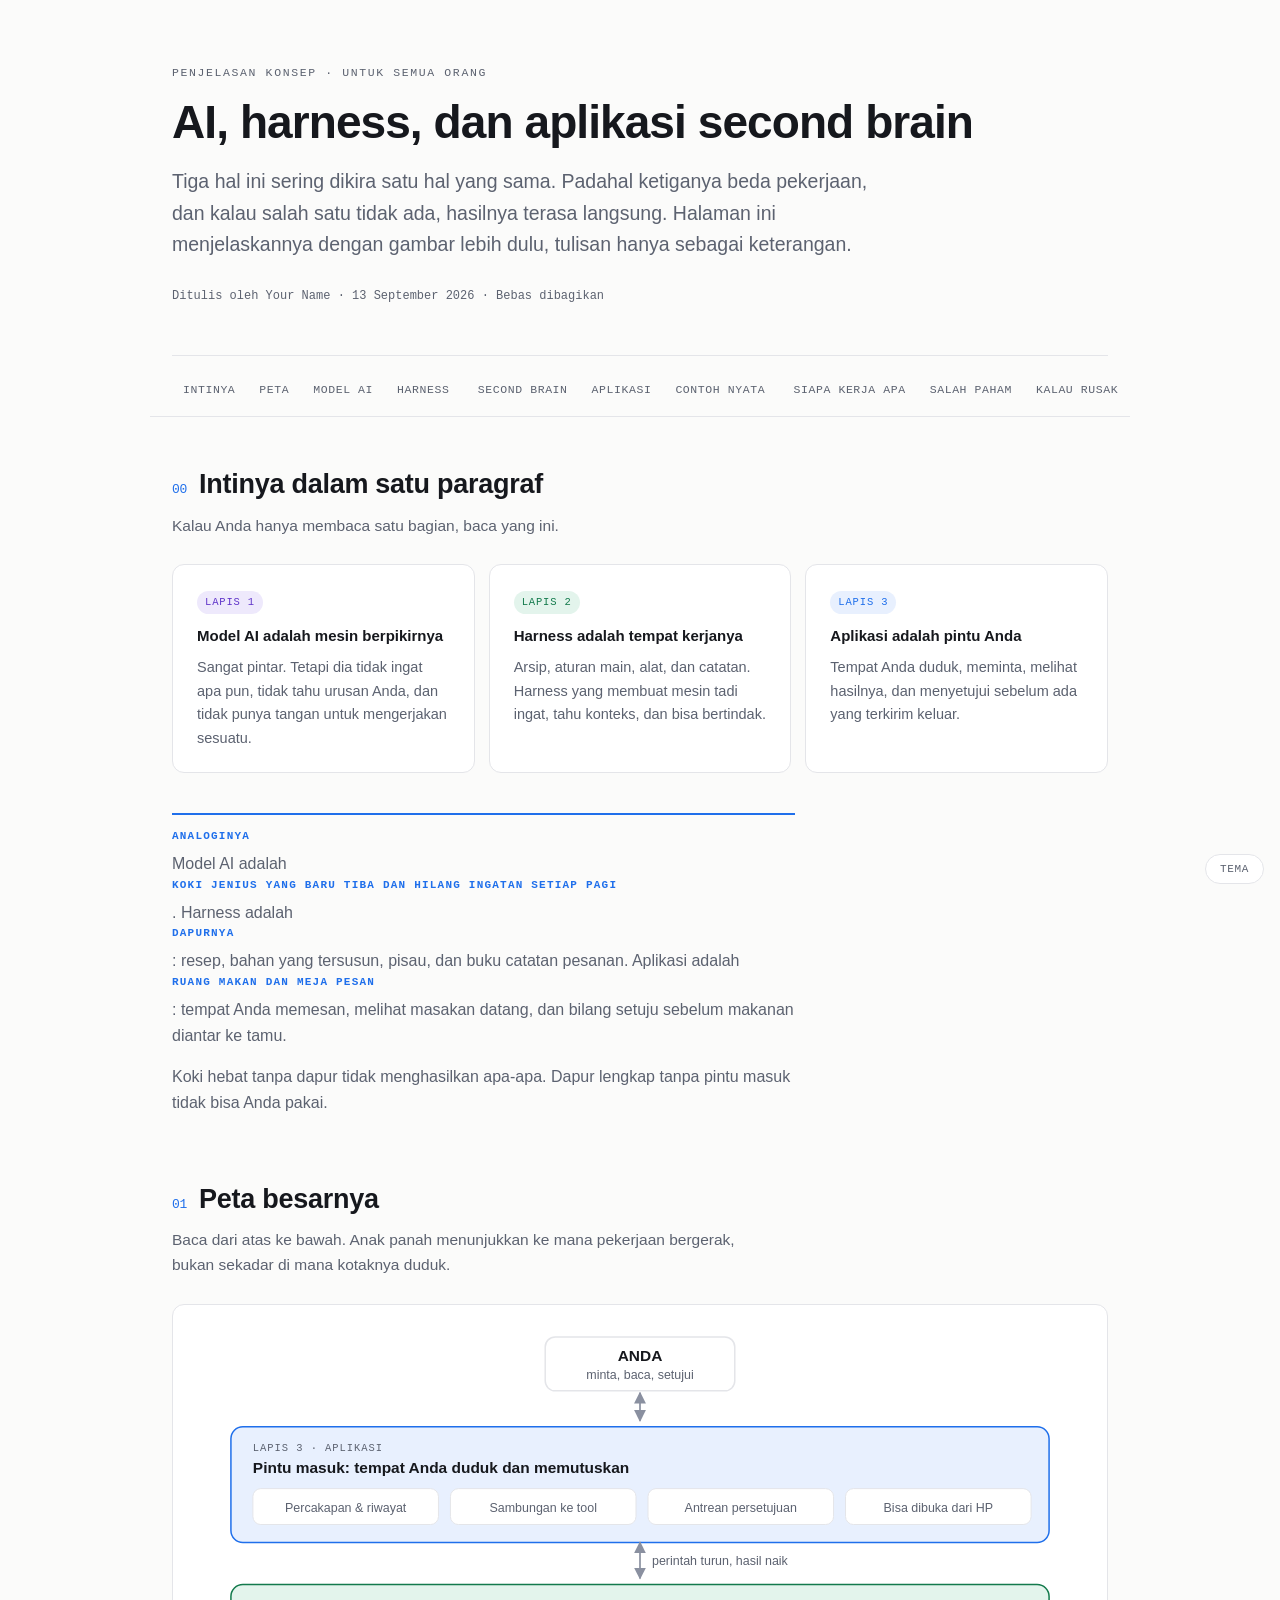
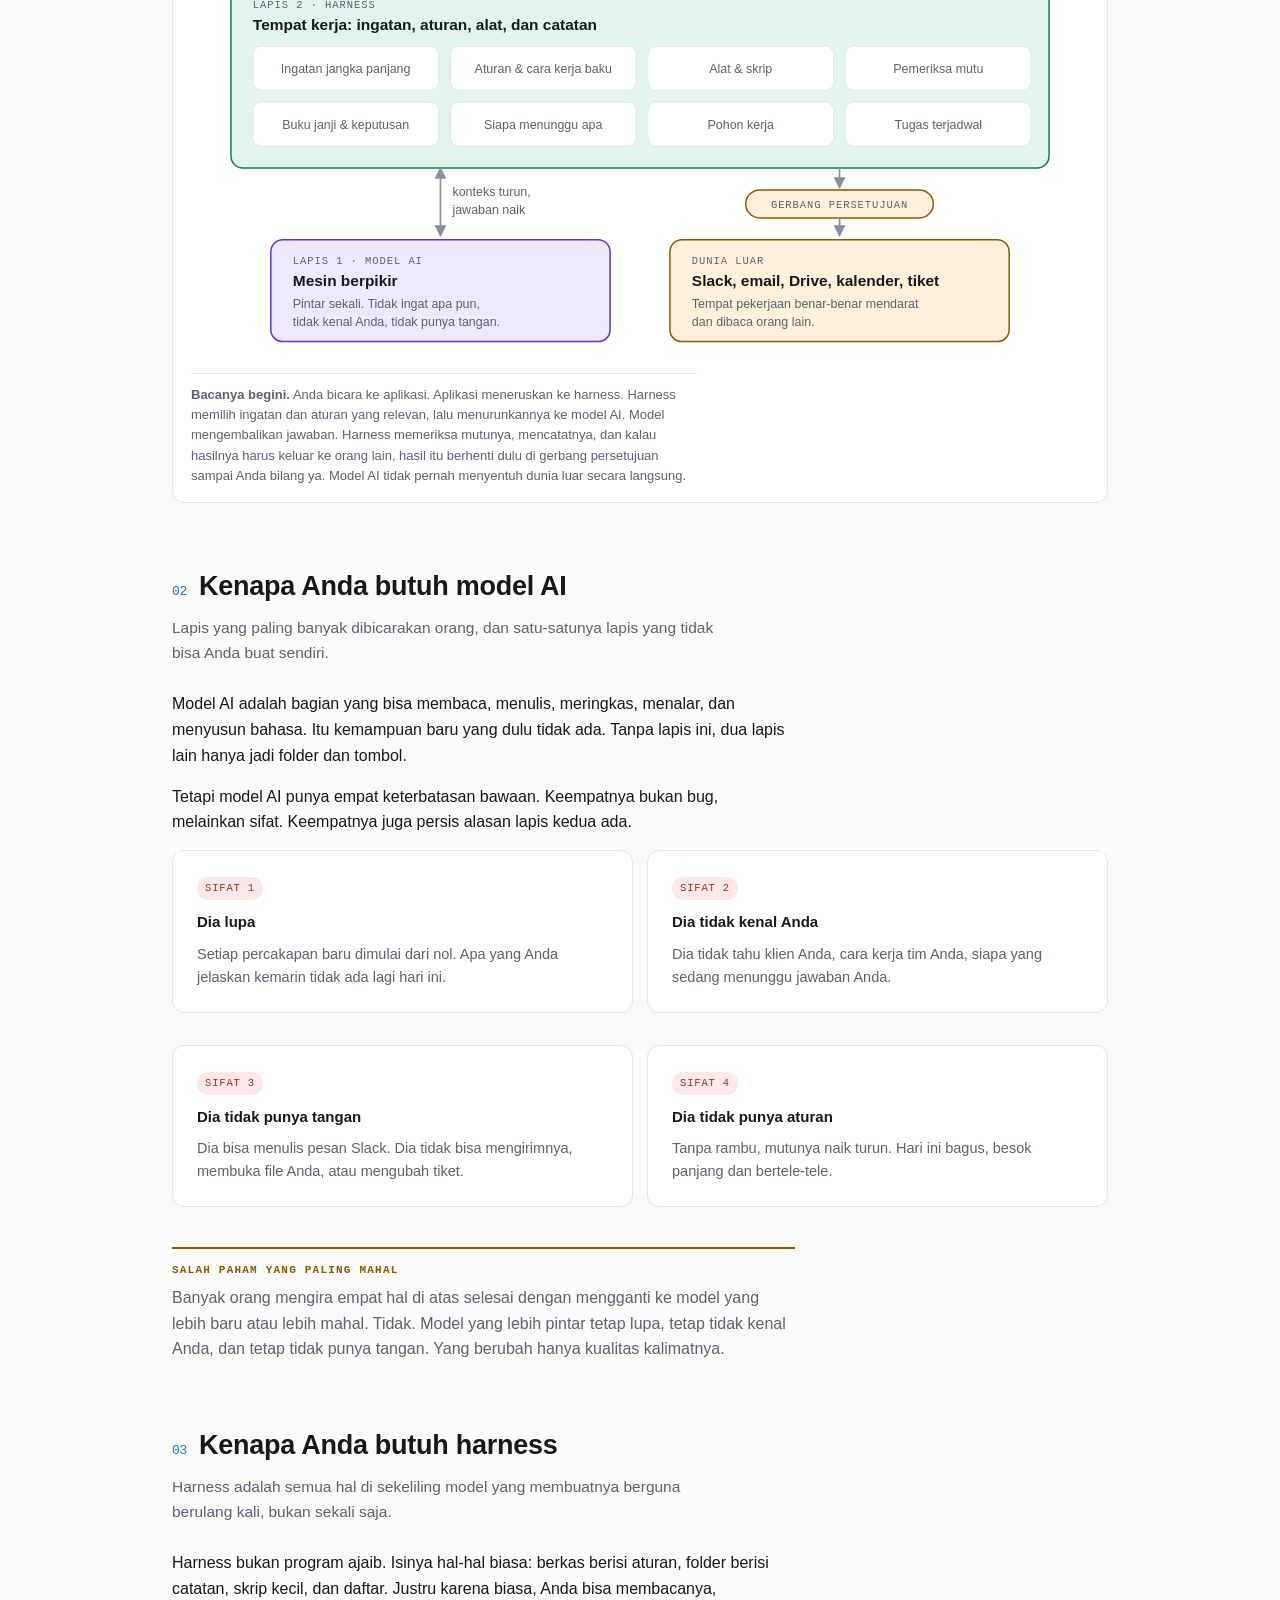
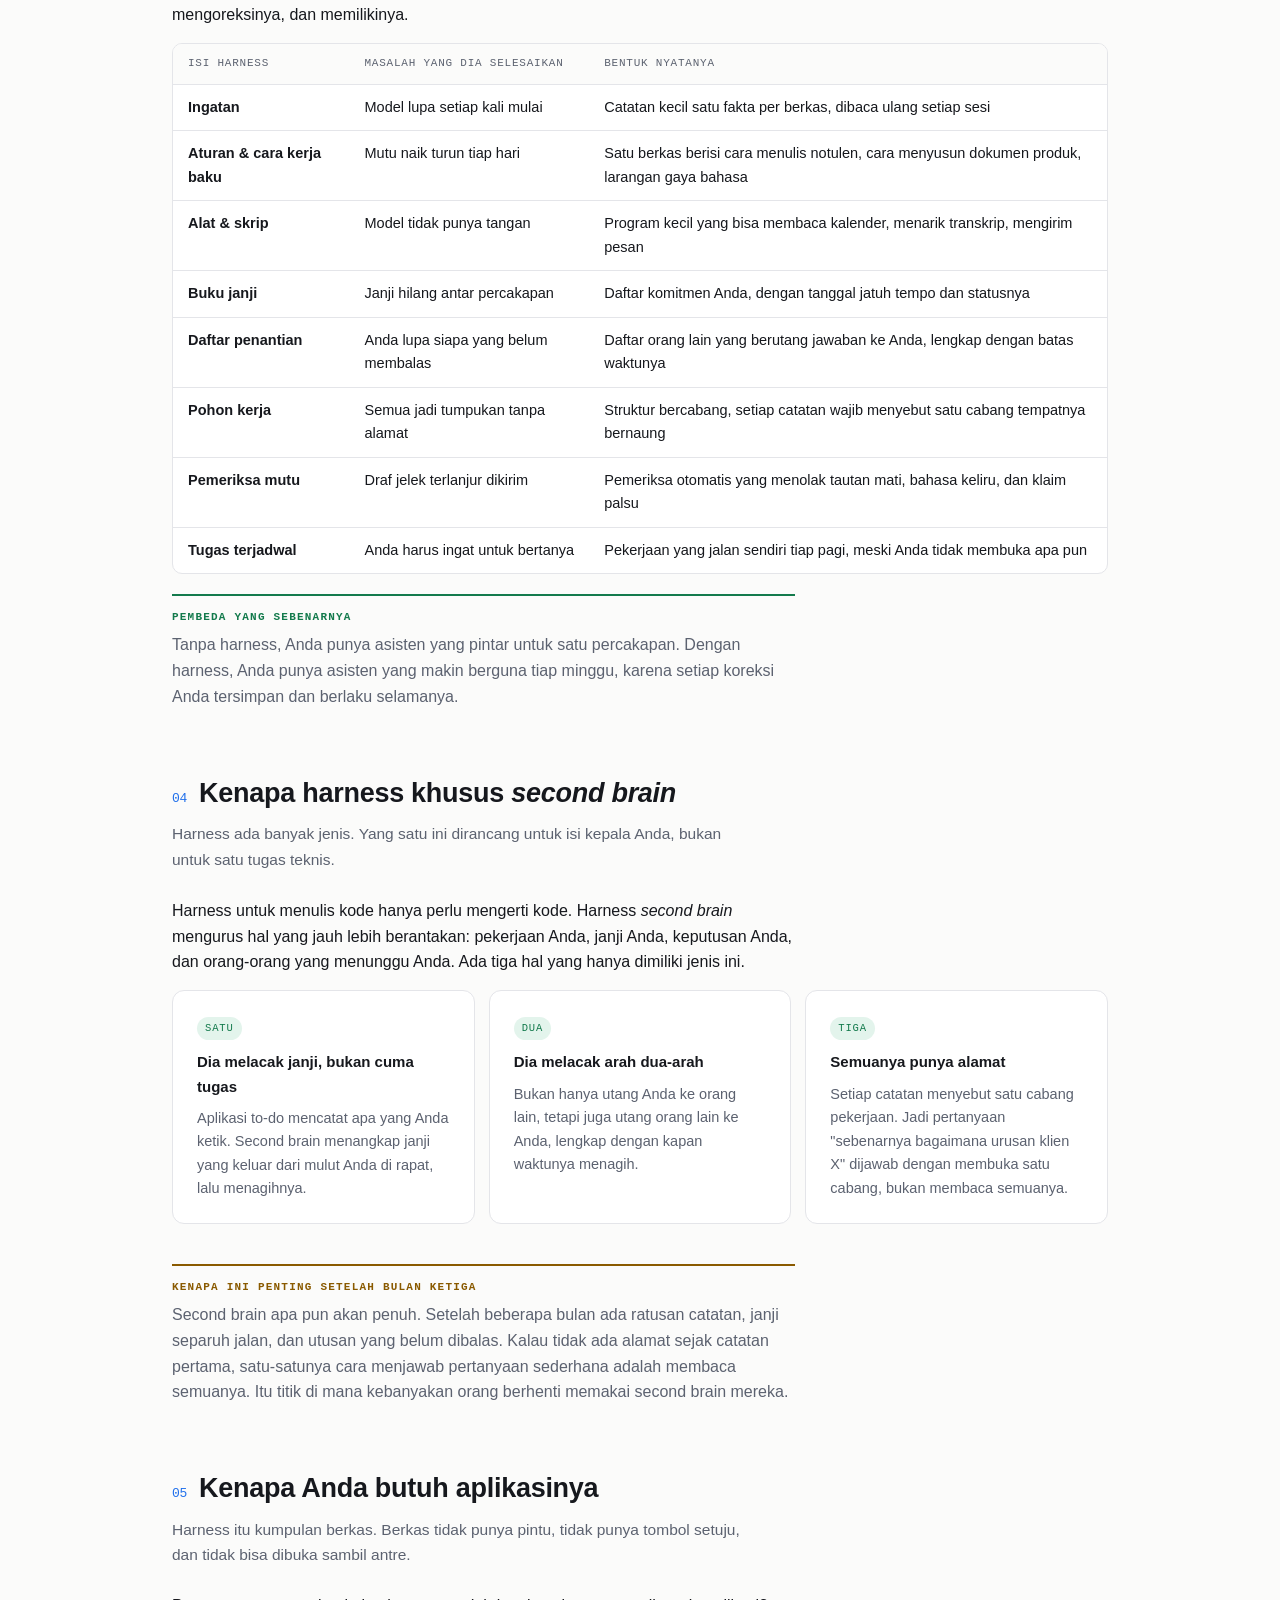
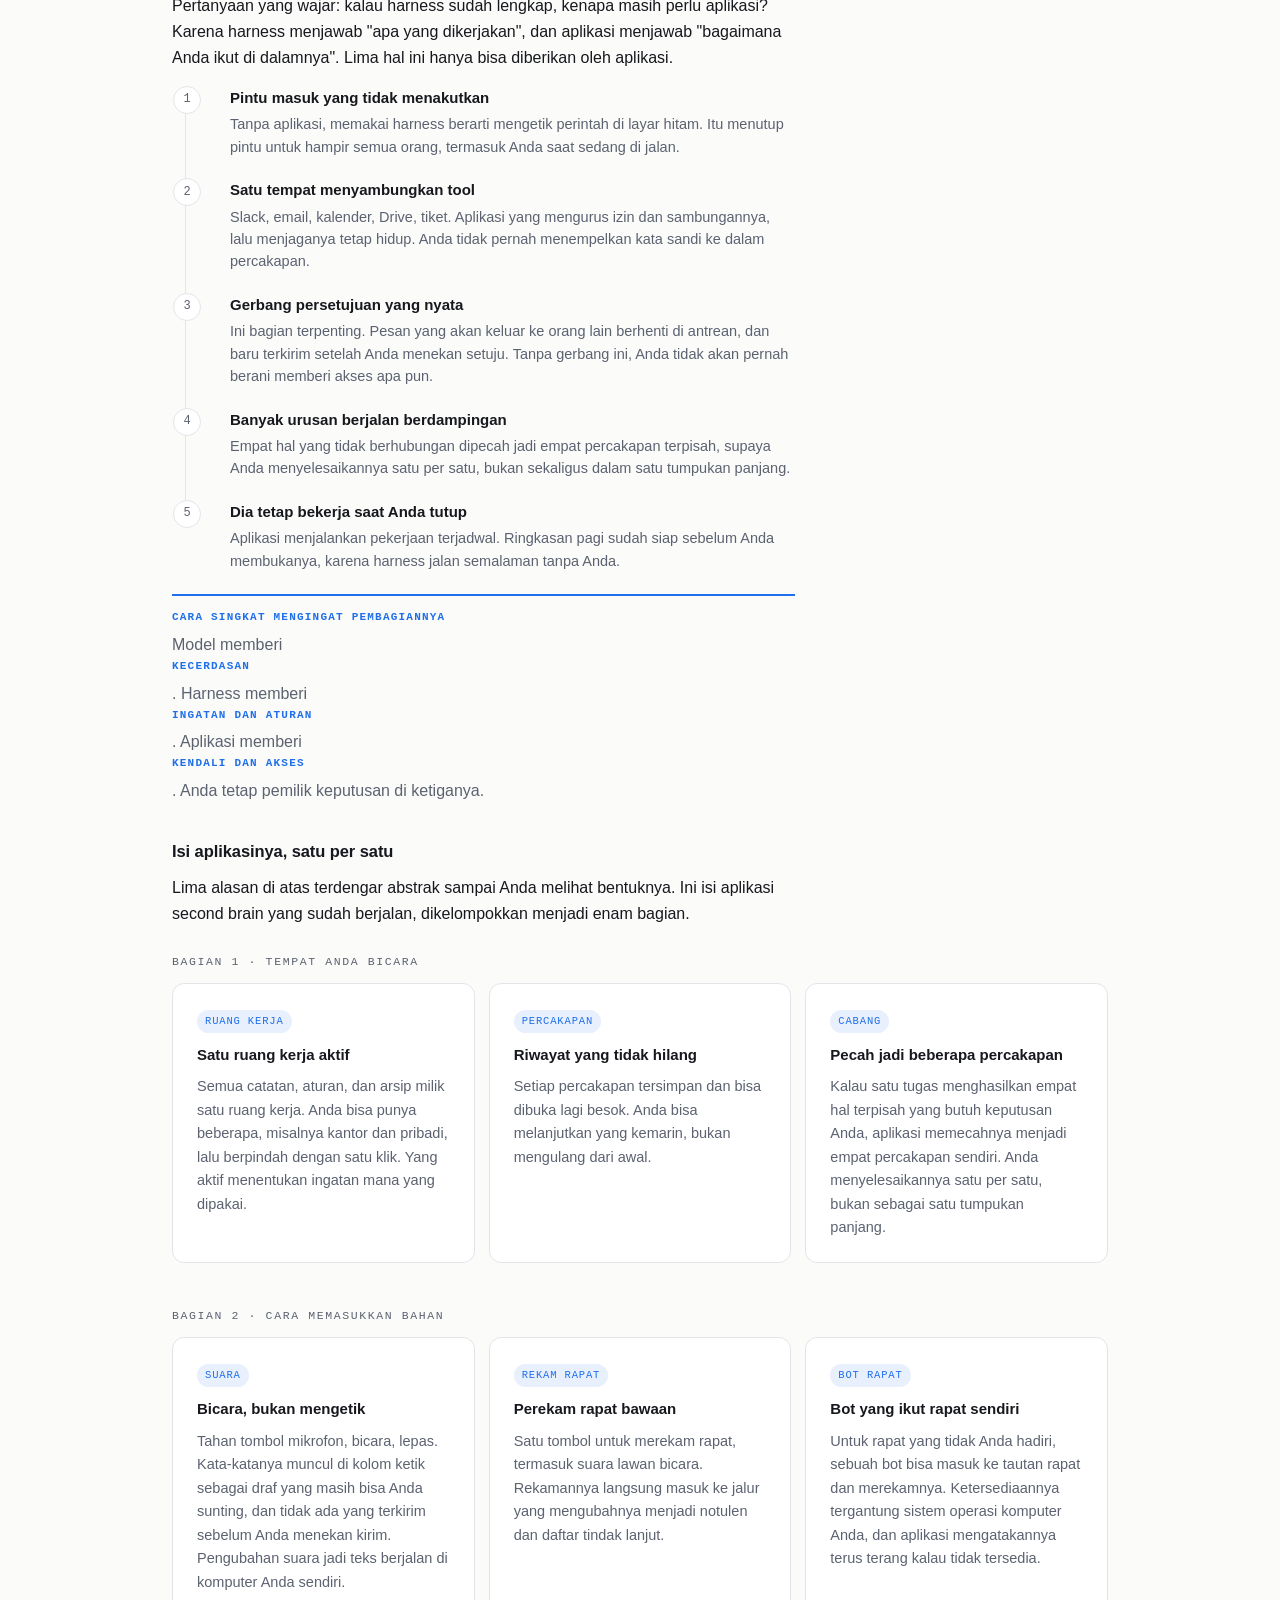
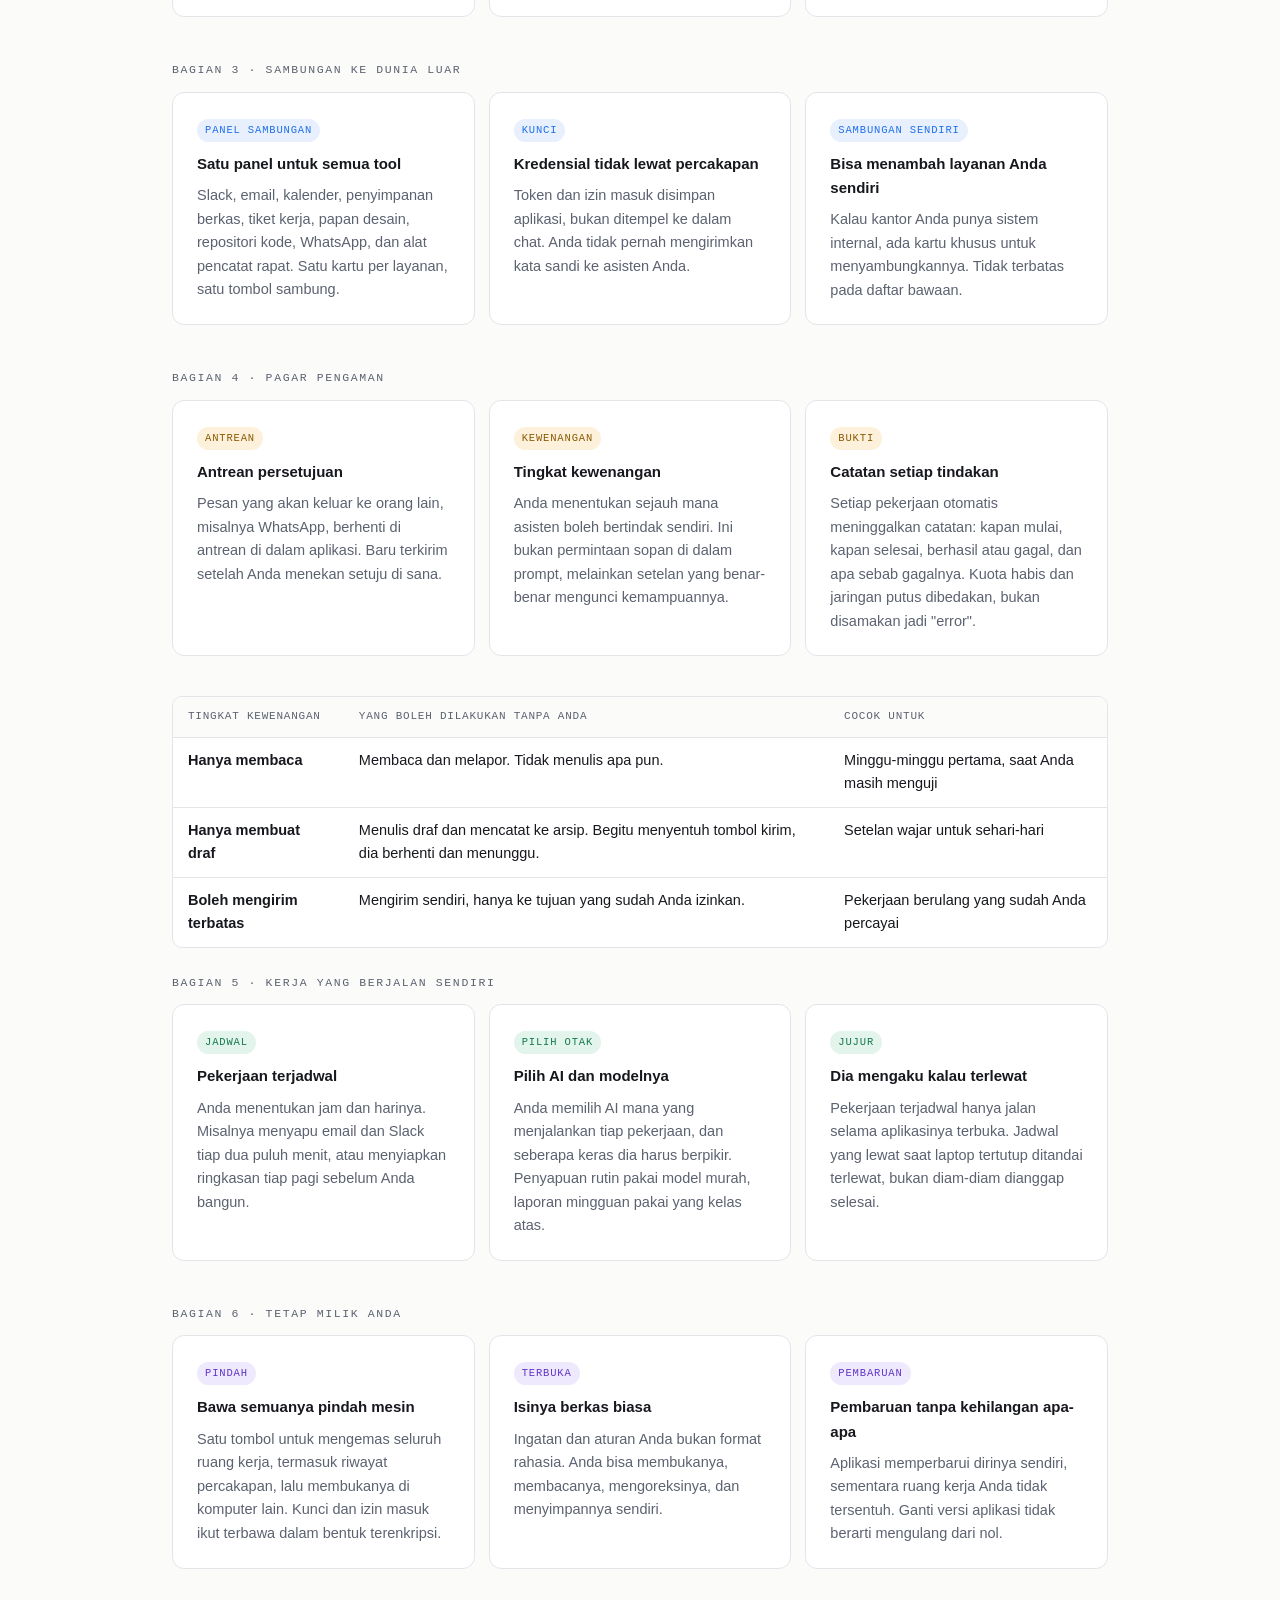
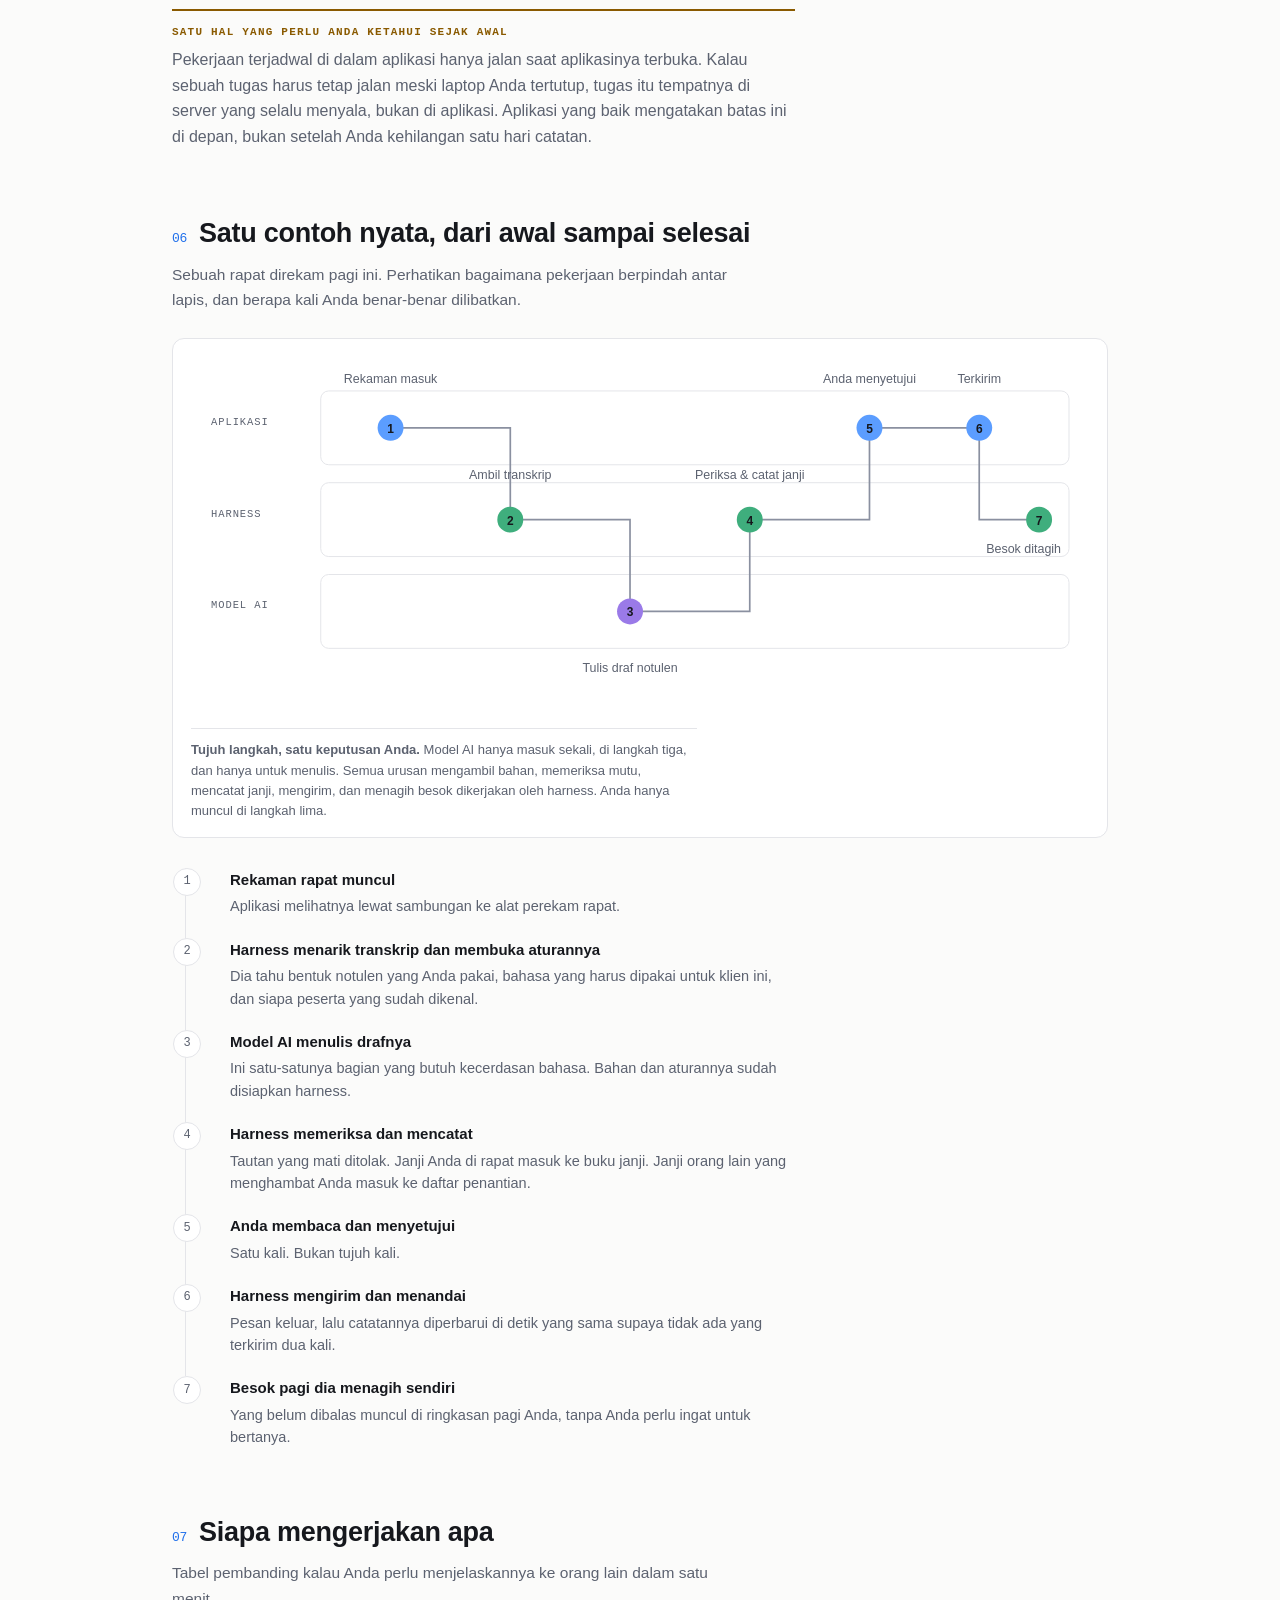
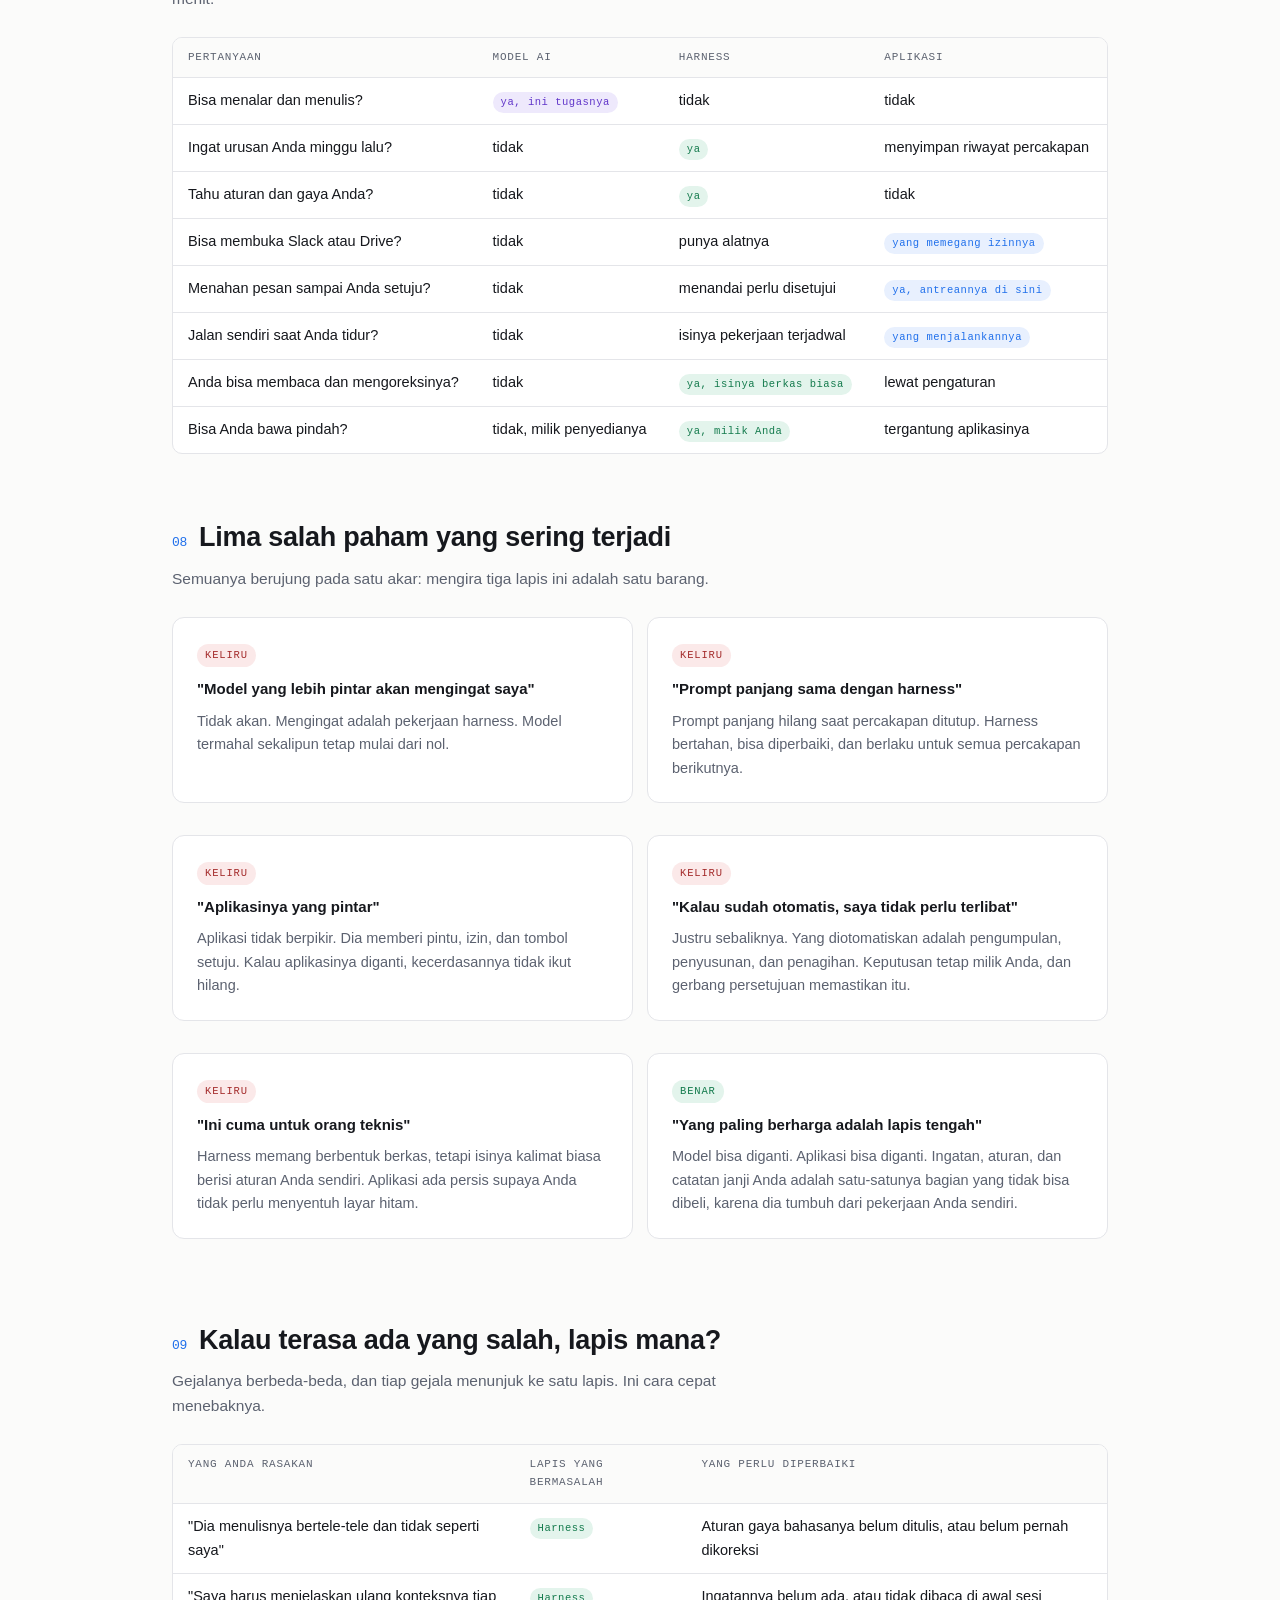
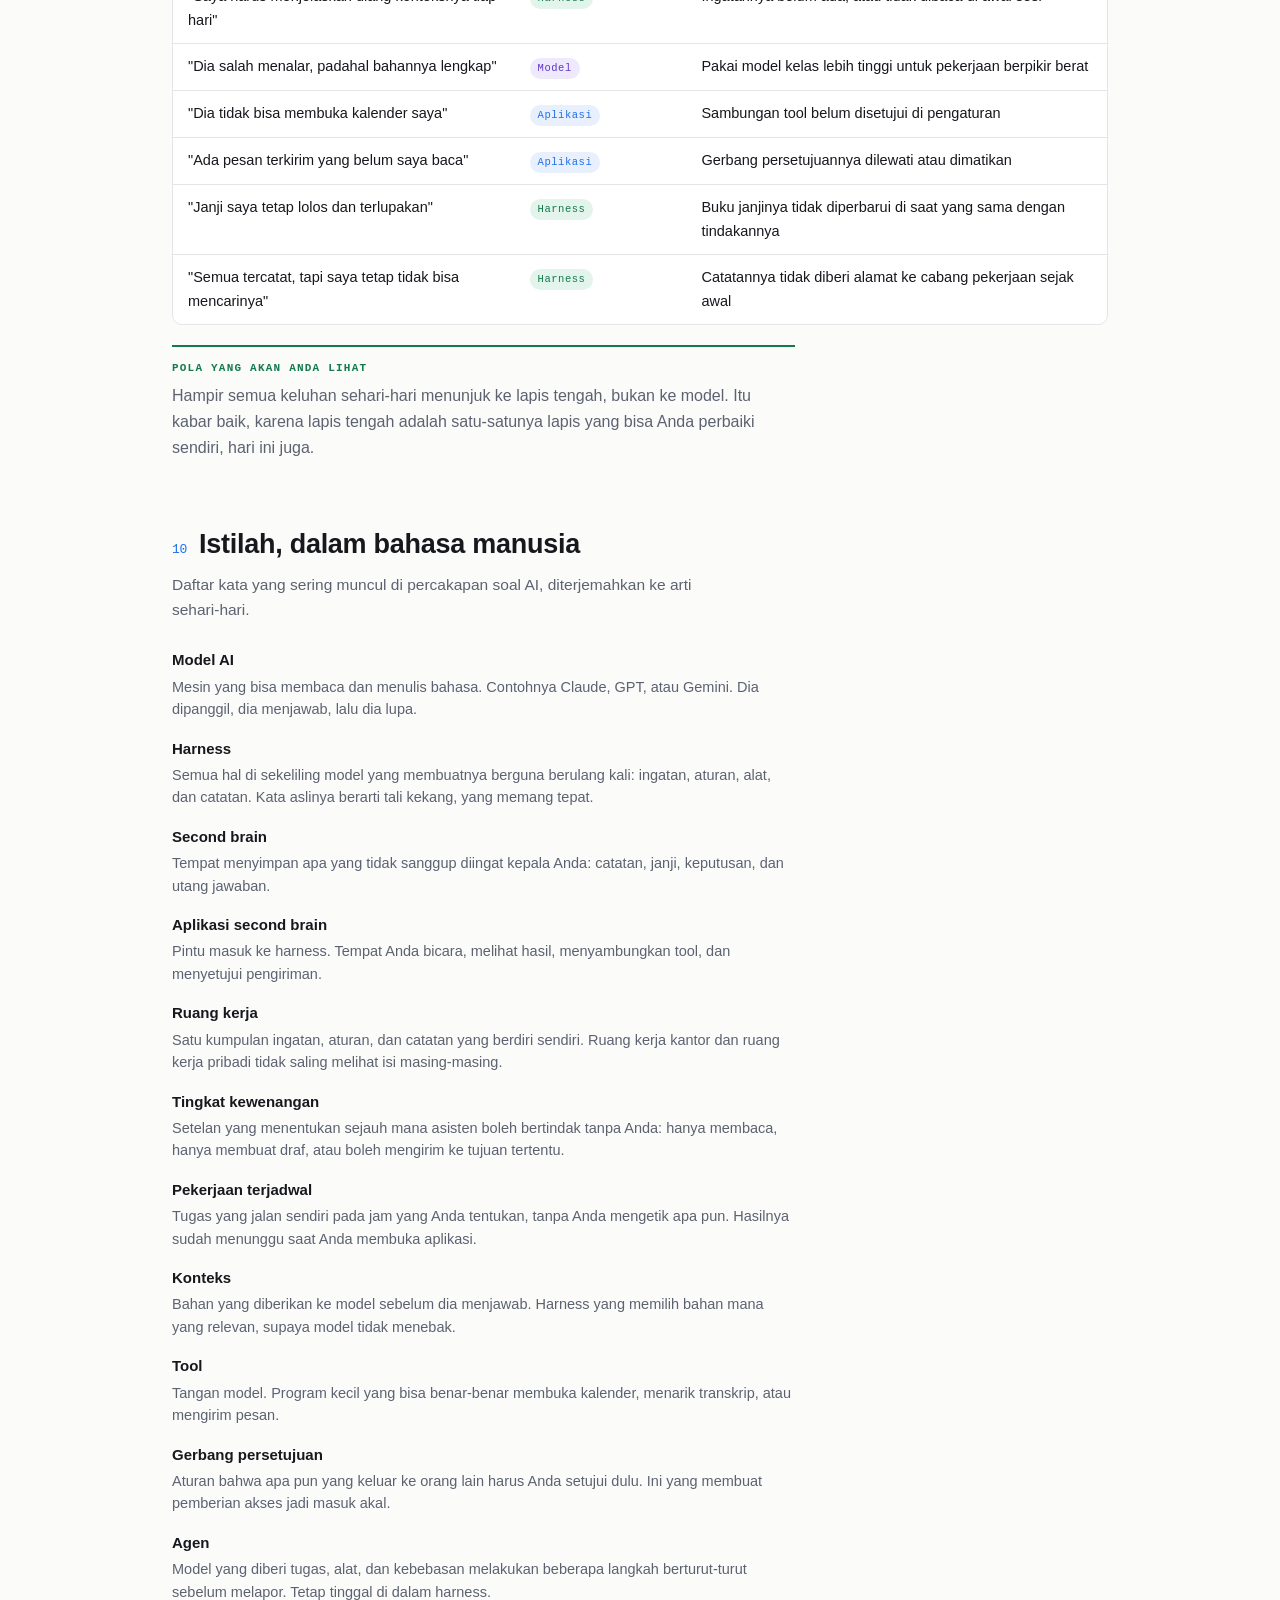
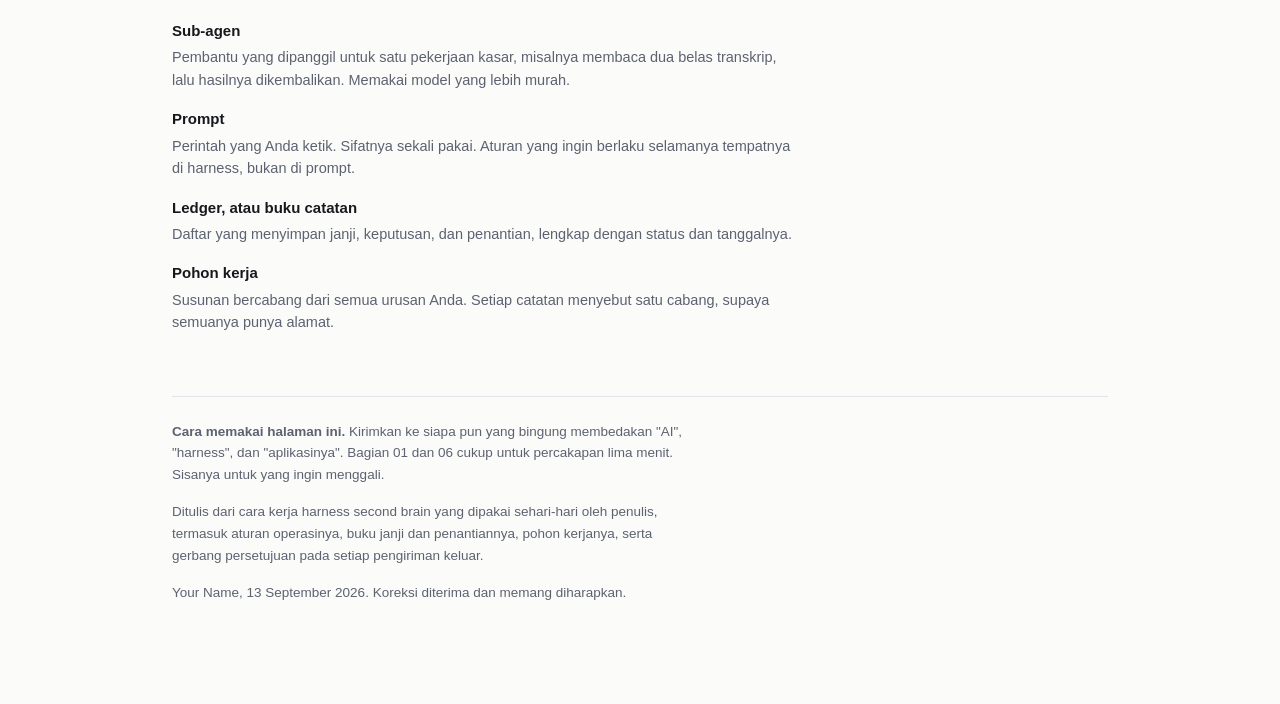
<file: docs/ai_harness_app_explainer.html>
<!doctype html>
<html lang="id">
<head>
<meta charset="utf-8">
<meta name="viewport" content="width=device-width, initial-scale=1">
<title>AI, Harness, dan Aplikasi Second Brain: apa bedanya dan kenapa Anda butuh ketiganya</title>
<style>
:root{
  --bg:#fbfbfa; --panel:#ffffff; --ink:#16181d; --muted:#5c6270; --line:#e4e5e9;
  --accent:#1f6feb; --accent-soft:#e8f0fe;
  --green:#137a4c; --green-soft:#e3f4ec;
  --amber:#8a5a00; --amber-soft:#fdf1dc;
  --red:#a42c2c; --red-soft:#fbe9e9;
  --violet:#6035c9; --violet-soft:#eee9fc;
  --mono:ui-monospace,SFMono-Regular,Menlo,Consolas,monospace;
  --sans:-apple-system,BlinkMacSystemFont,"Segoe UI",Inter,Roboto,Helvetica,Arial,sans-serif;
}
@media (prefers-color-scheme: dark){
  :root{
    --bg:#0e1014; --panel:#161920; --ink:#e8eaef; --muted:#9aa1af; --line:#282c36;
    --accent:#5b9dff; --accent-soft:#16233a;
    --green:#4fd39a; --green-soft:#10261e;
    --amber:#e0aa53; --amber-soft:#2a2113;
    --red:#f08a8a; --red-soft:#2c1717;
    --violet:#b096f5; --violet-soft:#1e1935;
  }
}
:root[data-theme="dark"]{
  --bg:#0e1014; --panel:#161920; --ink:#e8eaef; --muted:#9aa1af; --line:#282c36;
  --accent:#5b9dff; --accent-soft:#16233a;
  --green:#4fd39a; --green-soft:#10261e;
  --amber:#e0aa53; --amber-soft:#2a2113;
  --red:#f08a8a; --red-soft:#2c1717;
  --violet:#b096f5; --violet-soft:#1e1935;
}
:root[data-theme="light"]{
  --bg:#fbfbfa; --panel:#ffffff; --ink:#16181d; --muted:#5c6270; --line:#e4e5e9;
  --accent:#1f6feb; --accent-soft:#e8f0fe;
  --green:#137a4c; --green-soft:#e3f4ec;
  --amber:#8a5a00; --amber-soft:#fdf1dc;
  --red:#a42c2c; --red-soft:#fbe9e9;
  --violet:#6035c9; --violet-soft:#eee9fc;
}
*{box-sizing:border-box}
body{margin:0;background:var(--bg);color:var(--ink);font-family:var(--sans);line-height:1.62;
  font-size:16px;-webkit-font-smoothing:antialiased;overflow-x:hidden}
.wrap{max-width:980px;margin:0 auto;padding:0 22px 120px}

header.hero{padding:64px 0 34px;border-bottom:1px solid var(--line);margin-bottom:8px}
.eyebrow{font-family:var(--mono);font-size:11.5px;letter-spacing:.14em;text-transform:uppercase;
  color:var(--muted);margin:0 0 14px}
h1{font-size:clamp(30px,5.2vw,46px);line-height:1.12;letter-spacing:-.02em;margin:0 0 18px;font-weight:680}
.lede{font-size:clamp(17px,2.4vw,19.5px);color:var(--muted);margin:0;max-width:66ch}
.meta{margin-top:26px;font-family:var(--mono);font-size:12px;color:var(--muted)}

nav.toc{position:sticky;top:0;z-index:20;background:var(--bg);border-bottom:1px solid var(--line);
  margin:0 -22px 46px;padding:11px 22px;overflow-x:auto;white-space:nowrap;scrollbar-width:none}
nav.toc::-webkit-scrollbar{display:none}
nav.toc a{display:inline-block;font-family:var(--mono);font-size:11.5px;letter-spacing:.05em;
  text-transform:uppercase;color:var(--muted);text-decoration:none;padding:5px 11px;border-radius:6px;margin-right:2px}
nav.toc a:hover{color:var(--ink);background:var(--accent-soft)}

section{margin:0 0 62px;scroll-margin-top:64px}
h2{font-size:clamp(21px,3.2vw,27px);letter-spacing:-.01em;margin:0 0 6px;font-weight:660}
h2 .num{font-family:var(--mono);font-size:13px;color:var(--accent);margin-right:12px;font-weight:500}
.sub{color:var(--muted);margin:0 0 26px;font-size:15.5px;max-width:66ch}
h3{font-size:16.5px;margin:34px 0 10px;font-weight:640;letter-spacing:-.005em}
p{margin:0 0 15px;max-width:70ch}
ul,ol{margin:0 0 15px;padding-left:22px;max-width:70ch}
li{margin-bottom:7px}
a{color:var(--accent)}
strong{font-weight:640}
code{font-family:var(--mono);font-size:.88em;background:var(--accent-soft);color:var(--ink);
  padding:1.5px 6px;border-radius:4px}

.card{background:var(--panel);border:1px solid var(--line);border-radius:12px;padding:22px 24px;margin:0 0 18px}
.grid{display:grid;gap:14px;margin:0 0 22px}
@media(min-width:680px){.grid.c2{grid-template-columns:1fr 1fr}.grid.c3{grid-template-columns:repeat(3,1fr)}}
.card h4{margin:0 0 8px;font-size:15px;font-weight:650}
.card p{margin-bottom:0;font-size:14.5px;color:var(--muted)}
.card .tag{display:inline-block;font-family:var(--mono);font-size:10.5px;letter-spacing:.08em;
  text-transform:uppercase;padding:3px 8px;border-radius:20px;margin-bottom:10px}
.t-blue{background:var(--accent-soft);color:var(--accent)}
.t-green{background:var(--green-soft);color:var(--green)}
.t-amber{background:var(--amber-soft);color:var(--amber)}
.t-violet{background:var(--violet-soft);color:var(--violet)}
.t-red{background:var(--red-soft);color:var(--red)}

.note{border-top:2px solid var(--accent);padding:13px 0 0;margin:6px 0 24px;max-width:70ch}
.note.warn{border-top-color:var(--amber)}
.note.good{border-top-color:var(--green)}
.note strong{display:block;margin-bottom:5px;color:var(--accent);
  font-family:var(--mono);font-size:11px;letter-spacing:.11em;text-transform:uppercase}
.note.warn strong{color:var(--amber)}
.note.good strong{color:var(--green)}
.note p{color:var(--muted)}
.note p:last-child{margin-bottom:0}

.steps{counter-reset:s;list-style:none;padding:0;margin:0 0 22px}
.steps li{counter-increment:s;position:relative;padding:0 0 20px 44px;margin:0;
  border-left:1px solid var(--line);margin-left:13px}
.steps li:last-child{border-left-color:transparent;padding-bottom:0}
.steps li::before{content:counter(s);position:absolute;left:-13px;top:0;width:26px;height:26px;
  border-radius:50%;background:var(--panel);border:1px solid var(--line);color:var(--muted);
  font-family:var(--mono);font-size:12px;display:flex;align-items:center;justify-content:center}
.steps .t{font-weight:640;margin-bottom:3px;font-size:15px}
.steps .d{color:var(--muted);font-size:14.5px;line-height:1.55}

.tw{overflow-x:auto;-webkit-overflow-scrolling:touch;margin:0 0 20px;
  border:1px solid var(--line);border-radius:10px;background:var(--panel)}
table{border-collapse:collapse;width:100%;min-width:540px;font-size:14.5px}
th,td{text-align:left;padding:11px 15px;border-bottom:1px solid var(--line);vertical-align:top}
th{font-family:var(--mono);font-size:11px;letter-spacing:.07em;text-transform:uppercase;
  color:var(--muted);font-weight:500;background:var(--bg)}
tr:last-child td{border-bottom:none}
td strong{font-weight:640}
.st{display:inline-block;font-family:var(--mono);font-size:10.5px;letter-spacing:.05em;
  padding:2px 8px;border-radius:20px;white-space:nowrap}
.st.a{background:var(--violet-soft);color:var(--violet)}
.st.h{background:var(--green-soft);color:var(--green)}
.st.p{background:var(--accent-soft);color:var(--accent)}

dl{margin:0;max-width:70ch}
dt{font-weight:650;margin-top:16px;font-size:15px}
dt:first-child{margin-top:0}
dd{margin:3px 0 0;color:var(--muted);font-size:14.5px;line-height:1.55}

footer{border-top:1px solid var(--line);padding-top:24px;margin-top:60px;font-size:13.5px;color:var(--muted)}
.toggle{position:fixed;right:16px;bottom:16px;z-index:30;background:var(--panel);
  border:1px solid var(--line);color:var(--muted);border-radius:24px;padding:8px 14px;
  font-family:var(--mono);font-size:11px;cursor:pointer;letter-spacing:.06em}
.toggle:hover{color:var(--ink)}
.toggle:focus-visible{outline:2px solid var(--accent);outline-offset:2px}

.fig{margin:6px 0 30px;background:var(--panel);border:1px solid var(--line);border-radius:12px;
  padding:18px 18px 8px;overflow-x:auto}
.fig svg{display:block;min-width:660px;width:100%;height:auto}
.fig .cap{margin:12px 0 8px;font-size:13px;color:var(--muted);line-height:1.55;
  border-top:1px solid var(--line);padding-top:11px}

svg text{font-family:var(--sans);fill:var(--ink)}
svg .bx{fill:var(--panel);stroke:var(--line);stroke-width:1.5}
svg .bx-app{fill:var(--accent-soft);stroke:var(--accent);stroke-width:1.5}
svg .bx-h{fill:var(--green-soft);stroke:var(--green);stroke-width:1.5}
svg .bx-m{fill:var(--violet-soft);stroke:var(--violet);stroke-width:1.5}
svg .bx-o{fill:var(--amber-soft);stroke:var(--amber);stroke-width:1.5}
svg .chip{fill:var(--panel);stroke:var(--line);stroke-width:1}
svg .ttl{font-size:15.5px;font-weight:680}
svg .ttl2{font-size:13.5px;font-weight:650}
svg .eyb{font-family:var(--mono);font-size:10.5px;fill:var(--muted);letter-spacing:.09em}
svg .lbl{font-size:12.5px;fill:var(--muted)}
svg .ln{stroke:#8a90a0;stroke-width:1.7;fill:none}
svg .ln.dash{stroke-dasharray:5 4}
svg .lane{fill:none;stroke:var(--line);stroke-width:1}
svg .dot{stroke:none}
@media (prefers-reduced-motion: reduce){*{animation:none!important;transition:none!important}}
</style>
</head>
<body>
<button class="toggle" id="tg">TEMA</button>
<div class="wrap">

<header class="hero">
  <p class="eyebrow">Penjelasan konsep &middot; Untuk semua orang</p>
  <h1>AI, harness, dan aplikasi second brain</h1>
  <p class="lede">Tiga hal ini sering dikira satu hal yang sama. Padahal ketiganya beda pekerjaan, dan kalau salah satu tidak ada, hasilnya terasa langsung. Halaman ini menjelaskannya dengan gambar lebih dulu, tulisan hanya sebagai keterangan.</p>
  <p class="meta">Ditulis oleh Your Name &middot; 13 September 2026 &middot; Bebas dibagikan</p>
</header>

<nav class="toc">
  <a href="#s0">Intinya</a><a href="#s1">Peta</a><a href="#s2">Model AI</a><a href="#s3">Harness</a>
  <a href="#s4">Second brain</a><a href="#s5">Aplikasi</a><a href="#s6">Contoh nyata</a>
  <a href="#s7">Siapa kerja apa</a><a href="#s8">Salah paham</a><a href="#s9">Kalau rusak</a><a href="#s10">Istilah</a>
</nav>

<section id="s0">
  <h2><span class="num">00</span>Intinya dalam satu paragraf</h2>
  <p class="sub">Kalau Anda hanya membaca satu bagian, baca yang ini.</p>
  <div class="grid c3">
    <div class="card"><span class="tag t-violet">Lapis 1</span><h4>Model AI adalah mesin berpikirnya</h4><p>Sangat pintar. Tetapi dia tidak ingat apa pun, tidak tahu urusan Anda, dan tidak punya tangan untuk mengerjakan sesuatu.</p></div>
    <div class="card"><span class="tag t-green">Lapis 2</span><h4>Harness adalah tempat kerjanya</h4><p>Arsip, aturan main, alat, dan catatan. Harness yang membuat mesin tadi ingat, tahu konteks, dan bisa bertindak.</p></div>
    <div class="card"><span class="tag t-blue">Lapis 3</span><h4>Aplikasi adalah pintu Anda</h4><p>Tempat Anda duduk, meminta, melihat hasilnya, dan menyetujui sebelum ada yang terkirim keluar.</p></div>
  </div>
  <div class="note">
    <strong>Analoginya</strong>
    <p>Model AI adalah <strong>koki jenius yang baru tiba dan hilang ingatan setiap pagi</strong>. Harness adalah <strong>dapurnya</strong>: resep, bahan yang tersusun, pisau, dan buku catatan pesanan. Aplikasi adalah <strong>ruang makan dan meja pesan</strong>: tempat Anda memesan, melihat masakan datang, dan bilang setuju sebelum makanan diantar ke tamu.</p>
    <p>Koki hebat tanpa dapur tidak menghasilkan apa-apa. Dapur lengkap tanpa pintu masuk tidak bisa Anda pakai.</p>
  </div>
</section>

<section id="s1">
  <h2><span class="num">01</span>Peta besarnya</h2>
  <p class="sub">Baca dari atas ke bawah. Anak panah menunjukkan ke mana pekerjaan bergerak, bukan sekadar di mana kotaknya duduk.</p>

  <div class="fig">
  <svg viewBox="0 0 900 640" role="img" aria-label="Peta tiga lapis: Anda berbicara ke aplikasi, aplikasi memanggil harness, harness memberi konteks ke model AI dan bertindak ke dunia luar melalui gerbang persetujuan">
    <defs>
      <marker id="aEnd" viewBox="0 0 10 10" refX="9" refY="5" markerWidth="7" markerHeight="7" orient="auto">
        <path d="M0 0 L10 5 L0 10 z" fill="#8a90a0"/>
      </marker>
      <marker id="aStart" viewBox="0 0 10 10" refX="1" refY="5" markerWidth="7" markerHeight="7" orient="auto">
        <path d="M10 0 L0 5 L10 10 z" fill="#8a90a0"/>
      </marker>
    </defs>

    <rect class="bx" x="355" y="14" width="190" height="54" rx="10"/>
    <text class="ttl" x="450" y="38" text-anchor="middle">ANDA</text>
    <text class="lbl" x="450" y="56" text-anchor="middle">minta, baca, setujui</text>

    <line class="ln" x1="450" y1="70" x2="450" y2="98" marker-end="url(#aEnd)" marker-start="url(#aStart)"/>

    <rect class="bx-app" x="40" y="104" width="820" height="116" rx="12"/>
    <text class="eyb" x="62" y="128">LAPIS 3 &middot; APLIKASI</text>
    <text class="ttl" x="62" y="150">Pintu masuk: tempat Anda duduk dan memutuskan</text>
    <rect class="chip" x="62" y="166" width="186" height="36" rx="8"/>
    <text class="lbl" x="155" y="189" text-anchor="middle">Percakapan &amp; riwayat</text>
    <rect class="chip" x="260" y="166" width="186" height="36" rx="8"/>
    <text class="lbl" x="353" y="189" text-anchor="middle">Sambungan ke tool</text>
    <rect class="chip" x="458" y="166" width="186" height="36" rx="8"/>
    <text class="lbl" x="551" y="189" text-anchor="middle">Antrean persetujuan</text>
    <rect class="chip" x="656" y="166" width="186" height="36" rx="8"/>
    <text class="lbl" x="749" y="189" text-anchor="middle">Bisa dibuka dari HP</text>

    <line class="ln" x1="450" y1="220" x2="450" y2="256" marker-end="url(#aEnd)" marker-start="url(#aStart)"/>
    <text class="lbl" x="462" y="243">perintah turun, hasil naik</text>

    <rect class="bx-h" x="40" y="262" width="820" height="184" rx="12"/>
    <text class="eyb" x="62" y="286">LAPIS 2 &middot; HARNESS</text>
    <text class="ttl" x="62" y="308">Tempat kerja: ingatan, aturan, alat, dan catatan</text>
    <rect class="chip" x="62" y="324" width="186" height="44" rx="8"/>
    <text class="lbl" x="155" y="351" text-anchor="middle">Ingatan jangka panjang</text>
    <rect class="chip" x="260" y="324" width="186" height="44" rx="8"/>
    <text class="lbl" x="353" y="351" text-anchor="middle">Aturan &amp; cara kerja baku</text>
    <rect class="chip" x="458" y="324" width="186" height="44" rx="8"/>
    <text class="lbl" x="551" y="351" text-anchor="middle">Alat &amp; skrip</text>
    <rect class="chip" x="656" y="324" width="186" height="44" rx="8"/>
    <text class="lbl" x="749" y="351" text-anchor="middle">Pemeriksa mutu</text>
    <rect class="chip" x="62" y="380" width="186" height="44" rx="8"/>
    <text class="lbl" x="155" y="407" text-anchor="middle">Buku janji &amp; keputusan</text>
    <rect class="chip" x="260" y="380" width="186" height="44" rx="8"/>
    <text class="lbl" x="353" y="407" text-anchor="middle">Siapa menunggu apa</text>
    <rect class="chip" x="458" y="380" width="186" height="44" rx="8"/>
    <text class="lbl" x="551" y="407" text-anchor="middle">Pohon kerja</text>
    <rect class="chip" x="656" y="380" width="186" height="44" rx="8"/>
    <text class="lbl" x="749" y="407" text-anchor="middle">Tugas terjadwal</text>

    <line class="ln" x1="250" y1="446" x2="250" y2="514" marker-end="url(#aEnd)" marker-start="url(#aStart)"/>
    <text class="lbl" x="262" y="474">konteks turun,</text>
    <text class="lbl" x="262" y="492">jawaban naik</text>

    <line class="ln" x1="650" y1="446" x2="650" y2="466" marker-end="url(#aEnd)"/>
    <rect class="bx-o" x="556" y="468" width="188" height="28" rx="14"/>
    <text class="eyb" x="650" y="486" text-anchor="middle">GERBANG PERSETUJUAN</text>
    <line class="ln" x1="650" y1="496" x2="650" y2="514" marker-end="url(#aEnd)"/>

    <rect class="bx-m" x="80" y="518" width="340" height="102" rx="12"/>
    <text class="eyb" x="102" y="542">LAPIS 1 &middot; MODEL AI</text>
    <text class="ttl" x="102" y="564">Mesin berpikir</text>
    <text class="lbl" x="102" y="586">Pintar sekali. Tidak ingat apa pun,</text>
    <text class="lbl" x="102" y="604">tidak kenal Anda, tidak punya tangan.</text>

    <rect class="bx-o" x="480" y="518" width="340" height="102" rx="12"/>
    <text class="eyb" x="502" y="542">DUNIA LUAR</text>
    <text class="ttl" x="502" y="564">Slack, email, Drive, kalender, tiket</text>
    <text class="lbl" x="502" y="586">Tempat pekerjaan benar-benar mendarat</text>
    <text class="lbl" x="502" y="604">dan dibaca orang lain.</text>
  </svg>
  <p class="cap"><strong>Bacanya begini.</strong> Anda bicara ke aplikasi. Aplikasi meneruskan ke harness. Harness memilih ingatan dan aturan yang relevan, lalu menurunkannya ke model AI. Model mengembalikan jawaban. Harness memeriksa mutunya, mencatatnya, dan kalau hasilnya harus keluar ke orang lain, hasil itu berhenti dulu di gerbang persetujuan sampai Anda bilang ya. Model AI tidak pernah menyentuh dunia luar secara langsung.</p>
  </div>
</section>

<section id="s2">
  <h2><span class="num">02</span>Kenapa Anda butuh model AI</h2>
  <p class="sub">Lapis yang paling banyak dibicarakan orang, dan satu-satunya lapis yang tidak bisa Anda buat sendiri.</p>
  <p>Model AI adalah bagian yang bisa membaca, menulis, meringkas, menalar, dan menyusun bahasa. Itu kemampuan baru yang dulu tidak ada. Tanpa lapis ini, dua lapis lain hanya jadi folder dan tombol.</p>
  <p>Tetapi model AI punya empat keterbatasan bawaan. Keempatnya bukan bug, melainkan sifat. Keempatnya juga persis alasan lapis kedua ada.</p>
  <div class="grid c2">
    <div class="card"><span class="tag t-red">Sifat 1</span><h4>Dia lupa</h4><p>Setiap percakapan baru dimulai dari nol. Apa yang Anda jelaskan kemarin tidak ada lagi hari ini.</p></div>
    <div class="card"><span class="tag t-red">Sifat 2</span><h4>Dia tidak kenal Anda</h4><p>Dia tidak tahu klien Anda, cara kerja tim Anda, siapa yang sedang menunggu jawaban Anda.</p></div>
    <div class="card"><span class="tag t-red">Sifat 3</span><h4>Dia tidak punya tangan</h4><p>Dia bisa menulis pesan Slack. Dia tidak bisa mengirimnya, membuka file Anda, atau mengubah tiket.</p></div>
    <div class="card"><span class="tag t-red">Sifat 4</span><h4>Dia tidak punya aturan</h4><p>Tanpa rambu, mutunya naik turun. Hari ini bagus, besok panjang dan bertele-tele.</p></div>
  </div>
  <div class="note warn">
    <strong>Salah paham yang paling mahal</strong>
    <p>Banyak orang mengira empat hal di atas selesai dengan mengganti ke model yang lebih baru atau lebih mahal. Tidak. Model yang lebih pintar tetap lupa, tetap tidak kenal Anda, dan tetap tidak punya tangan. Yang berubah hanya kualitas kalimatnya.</p>
  </div>
</section>

<section id="s3">
  <h2><span class="num">03</span>Kenapa Anda butuh harness</h2>
  <p class="sub">Harness adalah semua hal di sekeliling model yang membuatnya berguna berulang kali, bukan sekali saja.</p>
  <p>Harness bukan program ajaib. Isinya hal-hal biasa: berkas berisi aturan, folder berisi catatan, skrip kecil, dan daftar. Justru karena biasa, Anda bisa membacanya, mengoreksinya, dan memilikinya.</p>
  <div class="tw">
  <table>
    <thead><tr><th>Isi harness</th><th>Masalah yang dia selesaikan</th><th>Bentuk nyatanya</th></tr></thead>
    <tbody>
      <tr><td><strong>Ingatan</strong></td><td>Model lupa setiap kali mulai</td><td>Catatan kecil satu fakta per berkas, dibaca ulang setiap sesi</td></tr>
      <tr><td><strong>Aturan &amp; cara kerja baku</strong></td><td>Mutu naik turun tiap hari</td><td>Satu berkas berisi cara menulis notulen, cara menyusun dokumen produk, larangan gaya bahasa</td></tr>
      <tr><td><strong>Alat &amp; skrip</strong></td><td>Model tidak punya tangan</td><td>Program kecil yang bisa membaca kalender, menarik transkrip, mengirim pesan</td></tr>
      <tr><td><strong>Buku janji</strong></td><td>Janji hilang antar percakapan</td><td>Daftar komitmen Anda, dengan tanggal jatuh tempo dan statusnya</td></tr>
      <tr><td><strong>Daftar penantian</strong></td><td>Anda lupa siapa yang belum membalas</td><td>Daftar orang lain yang berutang jawaban ke Anda, lengkap dengan batas waktunya</td></tr>
      <tr><td><strong>Pohon kerja</strong></td><td>Semua jadi tumpukan tanpa alamat</td><td>Struktur bercabang, setiap catatan wajib menyebut satu cabang tempatnya bernaung</td></tr>
      <tr><td><strong>Pemeriksa mutu</strong></td><td>Draf jelek terlanjur dikirim</td><td>Pemeriksa otomatis yang menolak tautan mati, bahasa keliru, dan klaim palsu</td></tr>
      <tr><td><strong>Tugas terjadwal</strong></td><td>Anda harus ingat untuk bertanya</td><td>Pekerjaan yang jalan sendiri tiap pagi, meski Anda tidak membuka apa pun</td></tr>
    </tbody>
  </table>
  </div>
  <div class="note good">
    <strong>Pembeda yang sebenarnya</strong>
    <p>Tanpa harness, Anda punya asisten yang pintar untuk satu percakapan. Dengan harness, Anda punya asisten yang makin berguna tiap minggu, karena setiap koreksi Anda tersimpan dan berlaku selamanya.</p>
  </div>
</section>

<section id="s4">
  <h2><span class="num">04</span>Kenapa harness khusus <em>second brain</em></h2>
  <p class="sub">Harness ada banyak jenis. Yang satu ini dirancang untuk isi kepala Anda, bukan untuk satu tugas teknis.</p>
  <p>Harness untuk menulis kode hanya perlu mengerti kode. Harness <em>second brain</em> mengurus hal yang jauh lebih berantakan: pekerjaan Anda, janji Anda, keputusan Anda, dan orang-orang yang menunggu Anda. Ada tiga hal yang hanya dimiliki jenis ini.</p>
  <div class="grid c3">
    <div class="card"><span class="tag t-green">Satu</span><h4>Dia melacak janji, bukan cuma tugas</h4><p>Aplikasi to-do mencatat apa yang Anda ketik. Second brain menangkap janji yang keluar dari mulut Anda di rapat, lalu menagihnya.</p></div>
    <div class="card"><span class="tag t-green">Dua</span><h4>Dia melacak arah dua-arah</h4><p>Bukan hanya utang Anda ke orang lain, tetapi juga utang orang lain ke Anda, lengkap dengan kapan waktunya menagih.</p></div>
    <div class="card"><span class="tag t-green">Tiga</span><h4>Semuanya punya alamat</h4><p>Setiap catatan menyebut satu cabang pekerjaan. Jadi pertanyaan "sebenarnya bagaimana urusan klien X" dijawab dengan membuka satu cabang, bukan membaca semuanya.</p></div>
  </div>
  <div class="note warn">
    <strong>Kenapa ini penting setelah bulan ketiga</strong>
    <p>Second brain apa pun akan penuh. Setelah beberapa bulan ada ratusan catatan, janji separuh jalan, dan utusan yang belum dibalas. Kalau tidak ada alamat sejak catatan pertama, satu-satunya cara menjawab pertanyaan sederhana adalah membaca semuanya. Itu titik di mana kebanyakan orang berhenti memakai second brain mereka.</p>
  </div>
</section>

<section id="s5">
  <h2><span class="num">05</span>Kenapa Anda butuh aplikasinya</h2>
  <p class="sub">Harness itu kumpulan berkas. Berkas tidak punya pintu, tidak punya tombol setuju, dan tidak bisa dibuka sambil antre.</p>
  <p>Pertanyaan yang wajar: kalau harness sudah lengkap, kenapa masih perlu aplikasi? Karena harness menjawab "apa yang dikerjakan", dan aplikasi menjawab "bagaimana Anda ikut di dalamnya". Lima hal ini hanya bisa diberikan oleh aplikasi.</p>
  <ol class="steps">
    <li><div class="t">Pintu masuk yang tidak menakutkan</div><div class="d">Tanpa aplikasi, memakai harness berarti mengetik perintah di layar hitam. Itu menutup pintu untuk hampir semua orang, termasuk Anda saat sedang di jalan.</div></li>
    <li><div class="t">Satu tempat menyambungkan tool</div><div class="d">Slack, email, kalender, Drive, tiket. Aplikasi yang mengurus izin dan sambungannya, lalu menjaganya tetap hidup. Anda tidak pernah menempelkan kata sandi ke dalam percakapan.</div></li>
    <li><div class="t">Gerbang persetujuan yang nyata</div><div class="d">Ini bagian terpenting. Pesan yang akan keluar ke orang lain berhenti di antrean, dan baru terkirim setelah Anda menekan setuju. Tanpa gerbang ini, Anda tidak akan pernah berani memberi akses apa pun.</div></li>
    <li><div class="t">Banyak urusan berjalan berdampingan</div><div class="d">Empat hal yang tidak berhubungan dipecah jadi empat percakapan terpisah, supaya Anda menyelesaikannya satu per satu, bukan sekaligus dalam satu tumpukan panjang.</div></li>
    <li><div class="t">Dia tetap bekerja saat Anda tutup</div><div class="d">Aplikasi menjalankan pekerjaan terjadwal. Ringkasan pagi sudah siap sebelum Anda membukanya, karena harness jalan semalaman tanpa Anda.</div></li>
  </ol>
  <div class="note">
    <strong>Cara singkat mengingat pembagiannya</strong>
    <p>Model memberi <strong>kecerdasan</strong>. Harness memberi <strong>ingatan dan aturan</strong>. Aplikasi memberi <strong>kendali dan akses</strong>. Anda tetap pemilik keputusan di ketiganya.</p>
  </div>

  <h3>Isi aplikasinya, satu per satu</h3>
  <p>Lima alasan di atas terdengar abstrak sampai Anda melihat bentuknya. Ini isi aplikasi second brain yang sudah berjalan, dikelompokkan menjadi enam bagian.</p>

  <p class="eyebrow" style="margin:26px 0 12px">Bagian 1 &middot; Tempat Anda bicara</p>
  <div class="grid c3">
    <div class="card"><span class="tag t-blue">Ruang kerja</span><h4>Satu ruang kerja aktif</h4><p>Semua catatan, aturan, dan arsip milik satu ruang kerja. Anda bisa punya beberapa, misalnya kantor dan pribadi, lalu berpindah dengan satu klik. Yang aktif menentukan ingatan mana yang dipakai.</p></div>
    <div class="card"><span class="tag t-blue">Percakapan</span><h4>Riwayat yang tidak hilang</h4><p>Setiap percakapan tersimpan dan bisa dibuka lagi besok. Anda bisa melanjutkan yang kemarin, bukan mengulang dari awal.</p></div>
    <div class="card"><span class="tag t-blue">Cabang</span><h4>Pecah jadi beberapa percakapan</h4><p>Kalau satu tugas menghasilkan empat hal terpisah yang butuh keputusan Anda, aplikasi memecahnya menjadi empat percakapan sendiri. Anda menyelesaikannya satu per satu, bukan sebagai satu tumpukan panjang.</p></div>
  </div>

  <p class="eyebrow" style="margin:26px 0 12px">Bagian 2 &middot; Cara memasukkan bahan</p>
  <div class="grid c3">
    <div class="card"><span class="tag t-blue">Suara</span><h4>Bicara, bukan mengetik</h4><p>Tahan tombol mikrofon, bicara, lepas. Kata-katanya muncul di kolom ketik sebagai draf yang masih bisa Anda sunting, dan tidak ada yang terkirim sebelum Anda menekan kirim. Pengubahan suara jadi teks berjalan di komputer Anda sendiri.</p></div>
    <div class="card"><span class="tag t-blue">Rekam rapat</span><h4>Perekam rapat bawaan</h4><p>Satu tombol untuk merekam rapat, termasuk suara lawan bicara. Rekamannya langsung masuk ke jalur yang mengubahnya menjadi notulen dan daftar tindak lanjut.</p></div>
    <div class="card"><span class="tag t-blue">Bot rapat</span><h4>Bot yang ikut rapat sendiri</h4><p>Untuk rapat yang tidak Anda hadiri, sebuah bot bisa masuk ke tautan rapat dan merekamnya. Ketersediaannya tergantung sistem operasi komputer Anda, dan aplikasi mengatakannya terus terang kalau tidak tersedia.</p></div>
  </div>

  <p class="eyebrow" style="margin:26px 0 12px">Bagian 3 &middot; Sambungan ke dunia luar</p>
  <div class="grid c3">
    <div class="card"><span class="tag t-blue">Panel sambungan</span><h4>Satu panel untuk semua tool</h4><p>Slack, email, kalender, penyimpanan berkas, tiket kerja, papan desain, repositori kode, WhatsApp, dan alat pencatat rapat. Satu kartu per layanan, satu tombol sambung.</p></div>
    <div class="card"><span class="tag t-blue">Kunci</span><h4>Kredensial tidak lewat percakapan</h4><p>Token dan izin masuk disimpan aplikasi, bukan ditempel ke dalam chat. Anda tidak pernah mengirimkan kata sandi ke asisten Anda.</p></div>
    <div class="card"><span class="tag t-blue">Sambungan sendiri</span><h4>Bisa menambah layanan Anda sendiri</h4><p>Kalau kantor Anda punya sistem internal, ada kartu khusus untuk menyambungkannya. Tidak terbatas pada daftar bawaan.</p></div>
  </div>

  <p class="eyebrow" style="margin:26px 0 12px">Bagian 4 &middot; Pagar pengaman</p>
  <div class="grid c3">
    <div class="card"><span class="tag t-amber">Antrean</span><h4>Antrean persetujuan</h4><p>Pesan yang akan keluar ke orang lain, misalnya WhatsApp, berhenti di antrean di dalam aplikasi. Baru terkirim setelah Anda menekan setuju di sana.</p></div>
    <div class="card"><span class="tag t-amber">Kewenangan</span><h4>Tingkat kewenangan</h4><p>Anda menentukan sejauh mana asisten boleh bertindak sendiri. Ini bukan permintaan sopan di dalam prompt, melainkan setelan yang benar-benar mengunci kemampuannya.</p></div>
    <div class="card"><span class="tag t-amber">Bukti</span><h4>Catatan setiap tindakan</h4><p>Setiap pekerjaan otomatis meninggalkan catatan: kapan mulai, kapan selesai, berhasil atau gagal, dan apa sebab gagalnya. Kuota habis dan jaringan putus dibedakan, bukan disamakan jadi "error".</p></div>
  </div>

  <div class="tw">
  <table>
    <thead><tr><th>Tingkat kewenangan</th><th>Yang boleh dilakukan tanpa Anda</th><th>Cocok untuk</th></tr></thead>
    <tbody>
      <tr><td><strong>Hanya membaca</strong></td><td>Membaca dan melapor. Tidak menulis apa pun.</td><td>Minggu-minggu pertama, saat Anda masih menguji</td></tr>
      <tr><td><strong>Hanya membuat draf</strong></td><td>Menulis draf dan mencatat ke arsip. Begitu menyentuh tombol kirim, dia berhenti dan menunggu.</td><td>Setelan wajar untuk sehari-hari</td></tr>
      <tr><td><strong>Boleh mengirim terbatas</strong></td><td>Mengirim sendiri, hanya ke tujuan yang sudah Anda izinkan.</td><td>Pekerjaan berulang yang sudah Anda percayai</td></tr>
    </tbody>
  </table>
  </div>

  <p class="eyebrow" style="margin:26px 0 12px">Bagian 5 &middot; Kerja yang berjalan sendiri</p>
  <div class="grid c3">
    <div class="card"><span class="tag t-green">Jadwal</span><h4>Pekerjaan terjadwal</h4><p>Anda menentukan jam dan harinya. Misalnya menyapu email dan Slack tiap dua puluh menit, atau menyiapkan ringkasan tiap pagi sebelum Anda bangun.</p></div>
    <div class="card"><span class="tag t-green">Pilih otak</span><h4>Pilih AI dan modelnya</h4><p>Anda memilih AI mana yang menjalankan tiap pekerjaan, dan seberapa keras dia harus berpikir. Penyapuan rutin pakai model murah, laporan mingguan pakai yang kelas atas.</p></div>
    <div class="card"><span class="tag t-green">Jujur</span><h4>Dia mengaku kalau terlewat</h4><p>Pekerjaan terjadwal hanya jalan selama aplikasinya terbuka. Jadwal yang lewat saat laptop tertutup ditandai terlewat, bukan diam-diam dianggap selesai.</p></div>
  </div>

  <p class="eyebrow" style="margin:26px 0 12px">Bagian 6 &middot; Tetap milik Anda</p>
  <div class="grid c3">
    <div class="card"><span class="tag t-violet">Pindah</span><h4>Bawa semuanya pindah mesin</h4><p>Satu tombol untuk mengemas seluruh ruang kerja, termasuk riwayat percakapan, lalu membukanya di komputer lain. Kunci dan izin masuk ikut terbawa dalam bentuk terenkripsi.</p></div>
    <div class="card"><span class="tag t-violet">Terbuka</span><h4>Isinya berkas biasa</h4><p>Ingatan dan aturan Anda bukan format rahasia. Anda bisa membukanya, membacanya, mengoreksinya, dan menyimpannya sendiri.</p></div>
    <div class="card"><span class="tag t-violet">Pembaruan</span><h4>Pembaruan tanpa kehilangan apa-apa</h4><p>Aplikasi memperbarui dirinya sendiri, sementara ruang kerja Anda tidak tersentuh. Ganti versi aplikasi tidak berarti mengulang dari nol.</p></div>
  </div>

  <div class="note warn">
    <strong>Satu hal yang perlu Anda ketahui sejak awal</strong>
    <p>Pekerjaan terjadwal di dalam aplikasi hanya jalan saat aplikasinya terbuka. Kalau sebuah tugas harus tetap jalan meski laptop Anda tertutup, tugas itu tempatnya di server yang selalu menyala, bukan di aplikasi. Aplikasi yang baik mengatakan batas ini di depan, bukan setelah Anda kehilangan satu hari catatan.</p>
  </div>
</section>

<section id="s6">
  <h2><span class="num">06</span>Satu contoh nyata, dari awal sampai selesai</h2>
  <p class="sub">Sebuah rapat direkam pagi ini. Perhatikan bagaimana pekerjaan berpindah antar lapis, dan berapa kali Anda benar-benar dilibatkan.</p>

  <div class="fig">
  <svg viewBox="0 0 900 360" role="img" aria-label="Alur tujuh langkah dari rekaman rapat sampai pengingat esok hari, melintasi lapis aplikasi, harness, dan model AI">
    <defs>
      <marker id="bEnd" viewBox="0 0 10 10" refX="9" refY="5" markerWidth="6.5" markerHeight="6.5" orient="auto">
        <path d="M0 0 L10 5 L0 10 z" fill="#8a90a0"/>
      </marker>
    </defs>

    <rect class="lane" x="130" y="34" width="750" height="74" rx="8"/>
    <rect class="lane" x="130" y="126" width="750" height="74" rx="8"/>
    <rect class="lane" x="130" y="218" width="750" height="74" rx="8"/>
    <text class="eyb" x="20" y="68">APLIKASI</text>
    <text class="eyb" x="20" y="160">HARNESS</text>
    <text class="eyb" x="20" y="252">MODEL AI</text>

    <polyline class="ln" points="200,71 320,71 320,163 440,163 440,255 560,255 560,163 680,163 680,71 790,71 790,163 850,163" marker-end="url(#bEnd)"/>

    <circle class="dot" cx="200" cy="71" r="13" fill="#5b9dff"/>
    <text x="200" y="76" text-anchor="middle" font-size="12" font-weight="700" fill="#ffffff">1</text>
    <text class="lbl" x="200" y="26" text-anchor="middle">Rekaman masuk</text>

    <circle class="dot" cx="320" cy="163" r="13" fill="#3fae7d"/>
    <text x="320" y="168" text-anchor="middle" font-size="12" font-weight="700" fill="#ffffff">2</text>
    <text class="lbl" x="320" y="122" text-anchor="middle">Ambil transkrip</text>

    <circle class="dot" cx="440" cy="255" r="13" fill="#9a7ae8"/>
    <text x="440" y="260" text-anchor="middle" font-size="12" font-weight="700" fill="#ffffff">3</text>
    <text class="lbl" x="440" y="316" text-anchor="middle">Tulis draf notulen</text>

    <circle class="dot" cx="560" cy="163" r="13" fill="#3fae7d"/>
    <text x="560" y="168" text-anchor="middle" font-size="12" font-weight="700" fill="#ffffff">4</text>
    <text class="lbl" x="560" y="122" text-anchor="middle">Periksa &amp; catat janji</text>

    <circle class="dot" cx="680" cy="71" r="13" fill="#5b9dff"/>
    <text x="680" y="76" text-anchor="middle" font-size="12" font-weight="700" fill="#ffffff">5</text>
    <text class="lbl" x="680" y="26" text-anchor="middle">Anda menyetujui</text>

    <circle class="dot" cx="790" cy="71" r="13" fill="#5b9dff"/>
    <text x="790" y="76" text-anchor="middle" font-size="12" font-weight="700" fill="#ffffff">6</text>
    <text class="lbl" x="790" y="26" text-anchor="middle">Terkirim</text>

    <circle class="dot" cx="850" cy="163" r="13" fill="#3fae7d"/>
    <text x="850" y="168" text-anchor="middle" font-size="12" font-weight="700" fill="#ffffff">7</text>
    <text class="lbl" x="872" y="196" text-anchor="end">Besok ditagih</text>
  </svg>
  <p class="cap"><strong>Tujuh langkah, satu keputusan Anda.</strong> Model AI hanya masuk sekali, di langkah tiga, dan hanya untuk menulis. Semua urusan mengambil bahan, memeriksa mutu, mencatat janji, mengirim, dan menagih besok dikerjakan oleh harness. Anda hanya muncul di langkah lima.</p>
  </div>

  <ol class="steps">
    <li><div class="t">Rekaman rapat muncul</div><div class="d">Aplikasi melihatnya lewat sambungan ke alat perekam rapat.</div></li>
    <li><div class="t">Harness menarik transkrip dan membuka aturannya</div><div class="d">Dia tahu bentuk notulen yang Anda pakai, bahasa yang harus dipakai untuk klien ini, dan siapa peserta yang sudah dikenal.</div></li>
    <li><div class="t">Model AI menulis drafnya</div><div class="d">Ini satu-satunya bagian yang butuh kecerdasan bahasa. Bahan dan aturannya sudah disiapkan harness.</div></li>
    <li><div class="t">Harness memeriksa dan mencatat</div><div class="d">Tautan yang mati ditolak. Janji Anda di rapat masuk ke buku janji. Janji orang lain yang menghambat Anda masuk ke daftar penantian.</div></li>
    <li><div class="t">Anda membaca dan menyetujui</div><div class="d">Satu kali. Bukan tujuh kali.</div></li>
    <li><div class="t">Harness mengirim dan menandai</div><div class="d">Pesan keluar, lalu catatannya diperbarui di detik yang sama supaya tidak ada yang terkirim dua kali.</div></li>
    <li><div class="t">Besok pagi dia menagih sendiri</div><div class="d">Yang belum dibalas muncul di ringkasan pagi Anda, tanpa Anda perlu ingat untuk bertanya.</div></li>
  </ol>
</section>

<section id="s7">
  <h2><span class="num">07</span>Siapa mengerjakan apa</h2>
  <p class="sub">Tabel pembanding kalau Anda perlu menjelaskannya ke orang lain dalam satu menit.</p>
  <div class="tw">
  <table>
    <thead><tr><th>Pertanyaan</th><th>Model AI</th><th>Harness</th><th>Aplikasi</th></tr></thead>
    <tbody>
      <tr><td>Bisa menalar dan menulis?</td><td><span class="st a">ya, ini tugasnya</span></td><td>tidak</td><td>tidak</td></tr>
      <tr><td>Ingat urusan Anda minggu lalu?</td><td>tidak</td><td><span class="st h">ya</span></td><td>menyimpan riwayat percakapan</td></tr>
      <tr><td>Tahu aturan dan gaya Anda?</td><td>tidak</td><td><span class="st h">ya</span></td><td>tidak</td></tr>
      <tr><td>Bisa membuka Slack atau Drive?</td><td>tidak</td><td>punya alatnya</td><td><span class="st p">yang memegang izinnya</span></td></tr>
      <tr><td>Menahan pesan sampai Anda setuju?</td><td>tidak</td><td>menandai perlu disetujui</td><td><span class="st p">ya, antreannya di sini</span></td></tr>
      <tr><td>Jalan sendiri saat Anda tidur?</td><td>tidak</td><td>isinya pekerjaan terjadwal</td><td><span class="st p">yang menjalankannya</span></td></tr>
      <tr><td>Anda bisa membaca dan mengoreksinya?</td><td>tidak</td><td><span class="st h">ya, isinya berkas biasa</span></td><td>lewat pengaturan</td></tr>
      <tr><td>Bisa Anda bawa pindah?</td><td>tidak, milik penyedianya</td><td><span class="st h">ya, milik Anda</span></td><td>tergantung aplikasinya</td></tr>
    </tbody>
  </table>
  </div>
</section>

<section id="s8">
  <h2><span class="num">08</span>Lima salah paham yang sering terjadi</h2>
  <p class="sub">Semuanya berujung pada satu akar: mengira tiga lapis ini adalah satu barang.</p>
  <div class="grid c2">
    <div class="card"><span class="tag t-red">Keliru</span><h4>"Model yang lebih pintar akan mengingat saya"</h4><p>Tidak akan. Mengingat adalah pekerjaan harness. Model termahal sekalipun tetap mulai dari nol.</p></div>
    <div class="card"><span class="tag t-red">Keliru</span><h4>"Prompt panjang sama dengan harness"</h4><p>Prompt panjang hilang saat percakapan ditutup. Harness bertahan, bisa diperbaiki, dan berlaku untuk semua percakapan berikutnya.</p></div>
    <div class="card"><span class="tag t-red">Keliru</span><h4>"Aplikasinya yang pintar"</h4><p>Aplikasi tidak berpikir. Dia memberi pintu, izin, dan tombol setuju. Kalau aplikasinya diganti, kecerdasannya tidak ikut hilang.</p></div>
    <div class="card"><span class="tag t-red">Keliru</span><h4>"Kalau sudah otomatis, saya tidak perlu terlibat"</h4><p>Justru sebaliknya. Yang diotomatiskan adalah pengumpulan, penyusunan, dan penagihan. Keputusan tetap milik Anda, dan gerbang persetujuan memastikan itu.</p></div>
    <div class="card"><span class="tag t-red">Keliru</span><h4>"Ini cuma untuk orang teknis"</h4><p>Harness memang berbentuk berkas, tetapi isinya kalimat biasa berisi aturan Anda sendiri. Aplikasi ada persis supaya Anda tidak perlu menyentuh layar hitam.</p></div>
    <div class="card"><span class="tag t-green">Benar</span><h4>"Yang paling berharga adalah lapis tengah"</h4><p>Model bisa diganti. Aplikasi bisa diganti. Ingatan, aturan, dan catatan janji Anda adalah satu-satunya bagian yang tidak bisa dibeli, karena dia tumbuh dari pekerjaan Anda sendiri.</p></div>
  </div>
</section>

<section id="s9">
  <h2><span class="num">09</span>Kalau terasa ada yang salah, lapis mana?</h2>
  <p class="sub">Gejalanya berbeda-beda, dan tiap gejala menunjuk ke satu lapis. Ini cara cepat menebaknya.</p>
  <div class="tw">
  <table>
    <thead><tr><th>Yang Anda rasakan</th><th>Lapis yang bermasalah</th><th>Yang perlu diperbaiki</th></tr></thead>
    <tbody>
      <tr><td>"Dia menulisnya bertele-tele dan tidak seperti saya"</td><td><span class="st h">Harness</span></td><td>Aturan gaya bahasanya belum ditulis, atau belum pernah dikoreksi</td></tr>
      <tr><td>"Saya harus menjelaskan ulang konteksnya tiap hari"</td><td><span class="st h">Harness</span></td><td>Ingatannya belum ada, atau tidak dibaca di awal sesi</td></tr>
      <tr><td>"Dia salah menalar, padahal bahannya lengkap"</td><td><span class="st a">Model</span></td><td>Pakai model kelas lebih tinggi untuk pekerjaan berpikir berat</td></tr>
      <tr><td>"Dia tidak bisa membuka kalender saya"</td><td><span class="st p">Aplikasi</span></td><td>Sambungan tool belum disetujui di pengaturan</td></tr>
      <tr><td>"Ada pesan terkirim yang belum saya baca"</td><td><span class="st p">Aplikasi</span></td><td>Gerbang persetujuannya dilewati atau dimatikan</td></tr>
      <tr><td>"Janji saya tetap lolos dan terlupakan"</td><td><span class="st h">Harness</span></td><td>Buku janjinya tidak diperbarui di saat yang sama dengan tindakannya</td></tr>
      <tr><td>"Semua tercatat, tapi saya tetap tidak bisa mencarinya"</td><td><span class="st h">Harness</span></td><td>Catatannya tidak diberi alamat ke cabang pekerjaan sejak awal</td></tr>
    </tbody>
  </table>
  </div>
  <div class="note good">
    <strong>Pola yang akan Anda lihat</strong>
    <p>Hampir semua keluhan sehari-hari menunjuk ke lapis tengah, bukan ke model. Itu kabar baik, karena lapis tengah adalah satu-satunya lapis yang bisa Anda perbaiki sendiri, hari ini juga.</p>
  </div>
</section>

<section id="s10">
  <h2><span class="num">10</span>Istilah, dalam bahasa manusia</h2>
  <p class="sub">Daftar kata yang sering muncul di percakapan soal AI, diterjemahkan ke arti sehari-hari.</p>
  <dl>
    <dt>Model AI</dt><dd>Mesin yang bisa membaca dan menulis bahasa. Contohnya Claude, GPT, atau Gemini. Dia dipanggil, dia menjawab, lalu dia lupa.</dd>
    <dt>Harness</dt><dd>Semua hal di sekeliling model yang membuatnya berguna berulang kali: ingatan, aturan, alat, dan catatan. Kata aslinya berarti tali kekang, yang memang tepat.</dd>
    <dt>Second brain</dt><dd>Tempat menyimpan apa yang tidak sanggup diingat kepala Anda: catatan, janji, keputusan, dan utang jawaban.</dd>
    <dt>Aplikasi second brain</dt><dd>Pintu masuk ke harness. Tempat Anda bicara, melihat hasil, menyambungkan tool, dan menyetujui pengiriman.</dd>
    <dt>Ruang kerja</dt><dd>Satu kumpulan ingatan, aturan, dan catatan yang berdiri sendiri. Ruang kerja kantor dan ruang kerja pribadi tidak saling melihat isi masing-masing.</dd>
    <dt>Tingkat kewenangan</dt><dd>Setelan yang menentukan sejauh mana asisten boleh bertindak tanpa Anda: hanya membaca, hanya membuat draf, atau boleh mengirim ke tujuan tertentu.</dd>
    <dt>Pekerjaan terjadwal</dt><dd>Tugas yang jalan sendiri pada jam yang Anda tentukan, tanpa Anda mengetik apa pun. Hasilnya sudah menunggu saat Anda membuka aplikasi.</dd>
    <dt>Konteks</dt><dd>Bahan yang diberikan ke model sebelum dia menjawab. Harness yang memilih bahan mana yang relevan, supaya model tidak menebak.</dd>
    <dt>Tool</dt><dd>Tangan model. Program kecil yang bisa benar-benar membuka kalender, menarik transkrip, atau mengirim pesan.</dd>
    <dt>Gerbang persetujuan</dt><dd>Aturan bahwa apa pun yang keluar ke orang lain harus Anda setujui dulu. Ini yang membuat pemberian akses jadi masuk akal.</dd>
    <dt>Agen</dt><dd>Model yang diberi tugas, alat, dan kebebasan melakukan beberapa langkah berturut-turut sebelum melapor. Tetap tinggal di dalam harness.</dd>
    <dt>Sub-agen</dt><dd>Pembantu yang dipanggil untuk satu pekerjaan kasar, misalnya membaca dua belas transkrip, lalu hasilnya dikembalikan. Memakai model yang lebih murah.</dd>
    <dt>Prompt</dt><dd>Perintah yang Anda ketik. Sifatnya sekali pakai. Aturan yang ingin berlaku selamanya tempatnya di harness, bukan di prompt.</dd>
    <dt>Ledger, atau buku catatan</dt><dd>Daftar yang menyimpan janji, keputusan, dan penantian, lengkap dengan status dan tanggalnya.</dd>
    <dt>Pohon kerja</dt><dd>Susunan bercabang dari semua urusan Anda. Setiap catatan menyebut satu cabang, supaya semuanya punya alamat.</dd>
  </dl>
</section>

<footer>
  <p><strong>Cara memakai halaman ini.</strong> Kirimkan ke siapa pun yang bingung membedakan "AI", "harness", dan "aplikasinya". Bagian 01 dan 06 cukup untuk percakapan lima menit. Sisanya untuk yang ingin menggali.</p>
  <p>Ditulis dari cara kerja harness second brain yang dipakai sehari-hari oleh penulis, termasuk aturan operasinya, buku janji dan penantiannya, pohon kerjanya, serta gerbang persetujuan pada setiap pengiriman keluar.</p>
  <p style="margin-bottom:0">Your Name, 13 September 2026. Koreksi diterima dan memang diharapkan.</p>
</footer>

</div>
<script>
(function(){
  var b=document.getElementById('tg'), r=document.documentElement;
  b.addEventListener('click',function(){
    var cur=r.getAttribute('data-theme');
    if(!cur){cur=window.matchMedia('(prefers-color-scheme: dark)').matches?'dark':'light';}
    r.setAttribute('data-theme', cur==='dark'?'light':'dark');
  });
})();
</script>
</body>
</html>
</file>
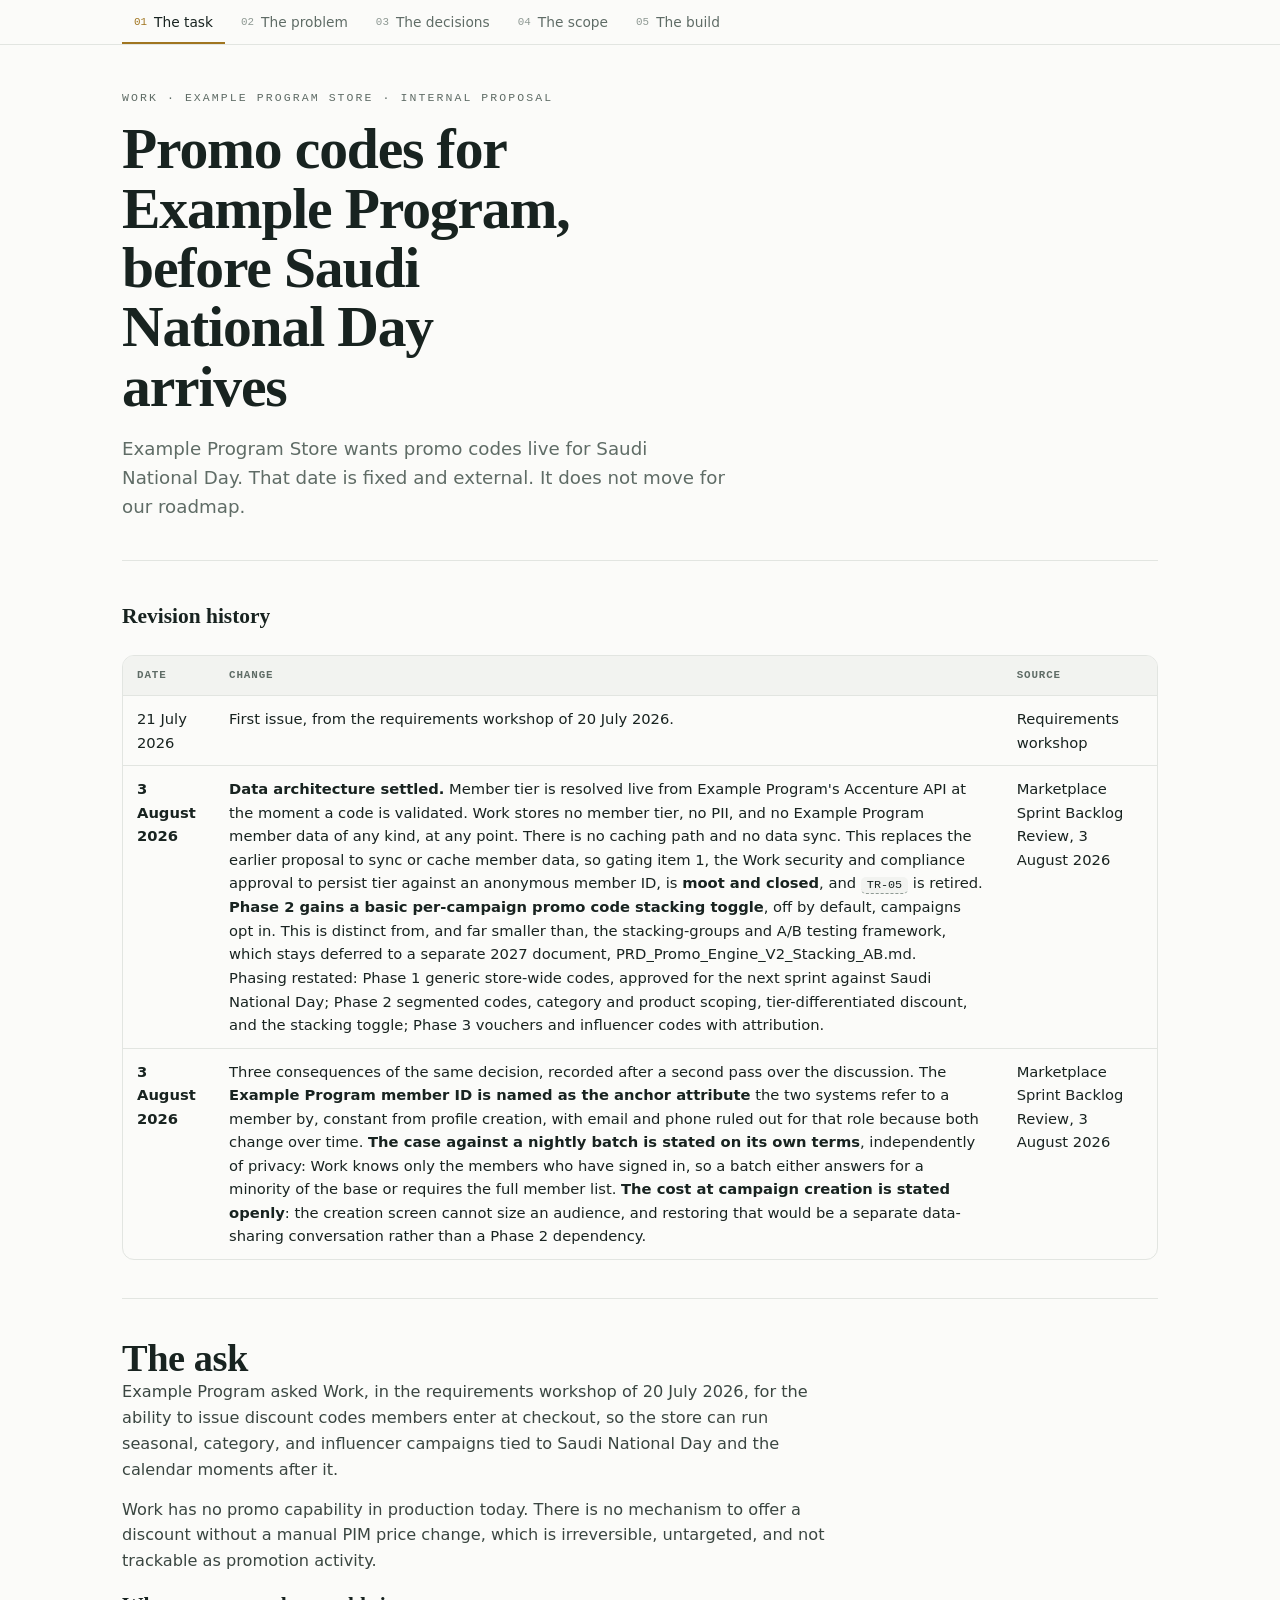
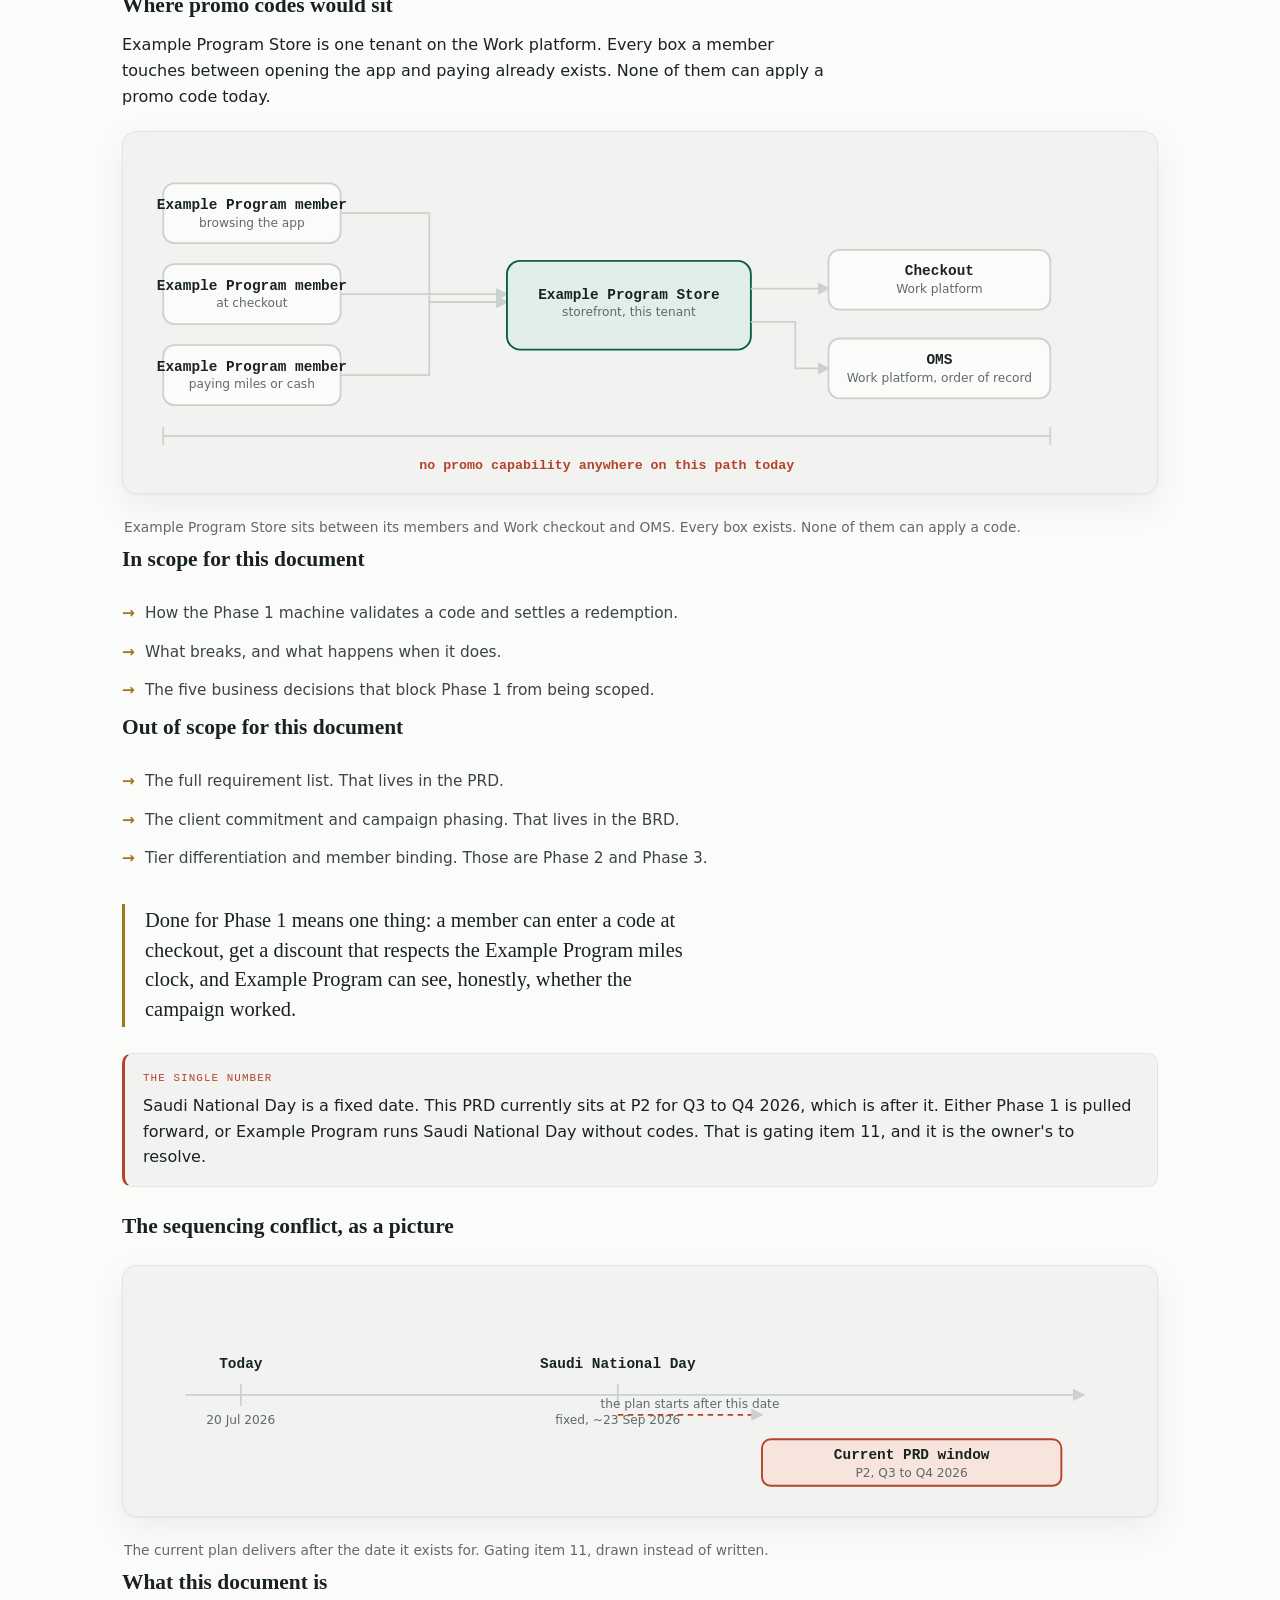
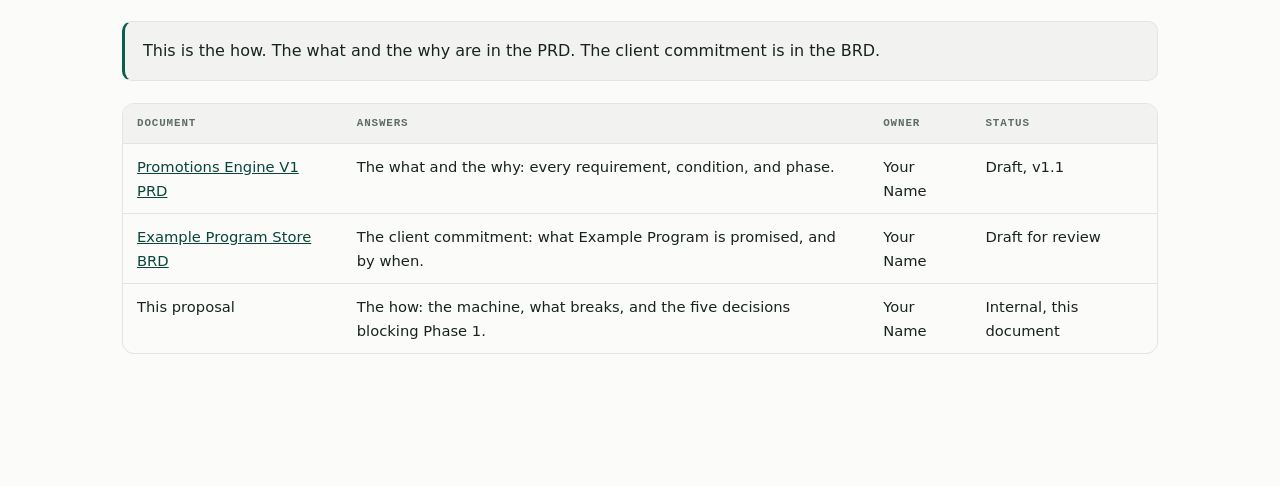
<file: dashboard/public/exampleprogram_promo_proposal.html>
<!doctype html>
<html lang="en">
<head>
<meta charset="utf-8">
<meta name="viewport" content="width=device-width, initial-scale=1">
<title>Promo Codes for Example Program Store - Interactive Proposal</title>
<!--
=====================================================================
  INTERACTIVE PROPOSAL ENGINE  -  single file, zero dependencies
=====================================================================
  One .html file. No CDN, no webfonts, no remote images, no build step.
  Everything (styles, SVG, JS) is inline. Works from file:// and under
  a strict CSP with no external hosts.

  HOW TO AUTHOR A DOCUMENT WITH THIS ENGINE
  -----------------------------------------
  There are exactly four places you edit. Each is marked with a banner:

    [A] AUTHOR: PAGE CONTENT   - the <section class="page"> blocks.
                                 Add/remove a section = add/remove a tab.
                                 The tab bar is generated from data-tab.
    [B] AUTHOR: FLOW           - const FLOW = {...}  nodes, edges, steps.
    [C] AUTHOR: FAILURES       - const FAILURES = [...] broken-path replays.
    [D] AUTHOR: PALETTE        - the :root custom properties.

  Everything else is engine. You should not need to touch it.
=====================================================================
-->
<style>
/* ===================================================================
   [D] AUTHOR: PALETTE + TYPE TOKENS
   Every colour in the document - including inside the SVG diagram -
   resolves through these variables, so the diagram re-themes for free.
   Semantic roles (keep them consistent):
     --accent  primary / system / active path
     --gold    focus, current step, highlights, "chosen" row
     --blue    datastores
     --red     failure and only failure
   Dark theme is declared twice: once via prefers-color-scheme, once via
   :root[data-theme="dark"] so a host toggle can win in both directions.
   =================================================================== */
:root{
  --paper:#FBFBF9; --paper2:#F2F3F0; --paper3:#E9EBE7;
  --ink:#182320; --ink2:#3A4641; --muted:#5F6C66; --faint:#8E9993;
  --accent:#0B5D4D; --accent-soft:#E1EEE9; --accent-ink:#08453A;
  --gold:#A07520; --gold-soft:#F3EAD3; --gold-ink:#71500F;
  --blue:#38618F; --blue-soft:#E5EBF3; --blue-ink:#27476B;
  --red:#B4432A; --red-soft:#F6E4DD;
  --line:#E2E5E1; --line2:#CBD1CC;
  /* "ink that sits ON TOP of a solid accent/gold/red fill" - light theme
     fills are dark, so light ink; except gold, whose light-theme fill is
     too bright for white text to clear 4.5:1, so it takes dark ink. */
  --on-accent:#FFFFFF; --on-gold:#000000; --on-red:#FFFFFF;
  --shadow:0 1px 2px rgba(24,35,32,.04),0 12px 34px rgba(24,35,32,.06);
  --serif:"Iowan Old Style","Palatino Linotype",Palatino,Georgia,serif;
  --sans:system-ui,-apple-system,"Segoe UI",Roboto,Helvetica,Arial,sans-serif;
  --mono:ui-monospace,"SF Mono",Menlo,Consolas,monospace;
}
@media (prefers-color-scheme:dark){
  :root{
    --paper:#101614; --paper2:#171E1B; --paper3:#202824;
    --ink:#E9EDEA; --ink2:#C6CDC9; --muted:#96A19B; --faint:#6A756F;
    --accent:#4CC3A9; --accent-soft:#12302A; --accent-ink:#93E2CF;
    --gold:#D2A64A; --gold-soft:#2C2413; --gold-ink:#E9C77E;
    --blue:#7EA3CF; --blue-soft:#17273B; --blue-ink:#AFC8E4;
    --red:#DD7C60; --red-soft:#2E1811;
    --line:#242D29; --line2:#37423C;
    /* dark theme's accent/gold/red are light-tinted, so they need DARK ink */
    --on-accent:#101614; --on-gold:#101614; --on-red:#101614;
    --shadow:0 1px 2px rgba(0,0,0,.35),0 14px 40px rgba(0,0,0,.45);
  }
}
:root[data-theme="dark"]{
  --paper:#101614; --paper2:#171E1B; --paper3:#202824;
  --ink:#E9EDEA; --ink2:#C6CDC9; --muted:#96A19B; --faint:#6A756F;
  --accent:#4CC3A9; --accent-soft:#12302A; --accent-ink:#93E2CF;
  --gold:#D2A64A; --gold-soft:#2C2413; --gold-ink:#E9C77E;
  --blue:#7EA3CF; --blue-soft:#17273B; --blue-ink:#AFC8E4;
  --red:#DD7C60; --red-soft:#2E1811;
  --line:#242D29; --line2:#37423C;
  --on-accent:#101614; --on-gold:#101614; --on-red:#101614;
  --shadow:0 1px 2px rgba(0,0,0,.35),0 14px 40px rgba(0,0,0,.45);
}
:root[data-theme="light"]{
  --paper:#FBFBF9; --paper2:#F2F3F0; --paper3:#E9EBE7;
  --ink:#182320; --ink2:#3A4641; --muted:#5F6C66; --faint:#8E9993;
  --accent:#0B5D4D; --accent-soft:#E1EEE9; --accent-ink:#08453A;
  --gold:#A07520; --gold-soft:#F3EAD3; --gold-ink:#71500F;
  --blue:#38618F; --blue-soft:#E5EBF3; --blue-ink:#27476B;
  --red:#B4432A; --red-soft:#F6E4DD;
  --line:#E2E5E1; --line2:#CBD1CC;
  --on-accent:#FFFFFF; --on-gold:#000000; --on-red:#FFFFFF;
  --shadow:0 1px 2px rgba(24,35,32,.04),0 12px 34px rgba(24,35,32,.06);
}

/* ---- base -------------------------------------------------------- */
*{box-sizing:border-box;}
html{-webkit-text-size-adjust:100%;}
body{margin:0;background:var(--paper);color:var(--ink);font-family:var(--sans);
     line-height:1.6;-webkit-font-smoothing:antialiased;overflow-x:hidden;}
::selection{background:var(--accent-soft);color:var(--accent-ink);}
.wrap{max-width:1080px;margin:0 auto;padding:0 22px;}
a{color:var(--accent-ink);}
h1,h2,h3{margin:0;}
p{margin:0 0 14px;}

/* ---- wide breakout ------------------------------------------------
   Use on a stage/table/diagram wrapper that should stretch past the
   1080px text column, up to 1240px, still centered on the viewport.
   The math: `left:50%` shifts the box by half of ITS CONTAINING
   BLOCK's width (cancelling the .wrap centering offset), then
   `translateX(-50%)` shifts back by half of the box's OWN resolved
   width (post max-width clamp) - so centering holds whether the box
   ends up full-viewport-wide or capped at 1240px. Do not put prose
   paragraphs in here: it exists for stages, tables and diagrams only,
   see .prose below for the text measure cap. -------------------------*/
.wide{position:relative;left:50%;transform:translateX(-50%);
     width:100vw;max-width:1240px;box-sizing:border-box;padding:0 22px;}

/* ---- tab bar (generated by JS from each .page's data-tab) --------- */
.bar{position:sticky;top:0;z-index:60;background:var(--paper);
     border-bottom:1px solid var(--line);}
.bar .in{max-width:1080px;margin:0 auto;padding:0 22px;display:flex;gap:4px;
     overflow-x:auto;scrollbar-width:none;}
.bar .in::-webkit-scrollbar{display:none;}
.bar button{appearance:none;background:none;border:0;border-bottom:2px solid transparent;
     padding:14px 12px 12px;font-family:var(--sans);font-size:.86rem;color:var(--muted);
     cursor:pointer;white-space:nowrap;display:flex;align-items:center;gap:7px;}
.bar button .n{font-family:var(--mono);font-size:.68rem;color:var(--faint);}
.bar button:hover{color:var(--ink2);}
.bar button[aria-selected="true"]{color:var(--ink);border-bottom-color:var(--gold);}
.bar button[aria-selected="true"] .n{color:var(--gold);}
.bar button:focus-visible{outline:2px solid var(--accent);outline-offset:-2px;}

/* ---- pages ------------------------------------------------------- */
.page{display:none;padding:44px 0 110px;}
.page.on{display:block;animation:pg .3s ease;}
@keyframes pg{from{opacity:0;transform:translateY(8px);}to{opacity:1;transform:none;}}

/* ---- headings + prose -------------------------------------------- */
.eyebrow{font-family:var(--mono);font-size:.72rem;letter-spacing:.18em;
     text-transform:uppercase;color:var(--muted);margin:0 0 12px;}
h1.cover{font-family:var(--serif);font-weight:600;font-size:clamp(2.2rem,6vw,3.6rem);
     line-height:1.03;letter-spacing:-.02em;max-width:16ch;}
.dek{font-size:1.14rem;color:var(--muted);max-width:52ch;margin-top:18px;}
.ph2{font-family:var(--serif);font-weight:600;font-size:clamp(1.7rem,4vw,2.4rem);
     line-height:1.1;letter-spacing:-.012em;}
.h3{font-family:var(--serif);font-weight:600;font-size:1.34rem;margin:0 0 10px;}
.pintro{font-size:1.1rem;color:var(--muted);max-width:58ch;margin-top:14px;}
.prose{max-width:70ch;}
.prose p{font-size:1.01rem;color:var(--ink2);}
.keyline{font-family:var(--serif);font-size:1.28rem;line-height:1.45;
     border-left:3px solid var(--gold);padding:2px 0 2px 20px;max-width:56ch;
     color:var(--ink);margin:26px 0;}
.fn{font-family:var(--mono);font-size:.8em;background:var(--paper2);border-radius:5px;
     padding:1px 6px;color:var(--ink);white-space:nowrap;}
.rule{height:1px;background:var(--line);border:0;margin:38px 0;}

/* ---- callout boxes ----------------------------------------------- */
.callout{border:1px solid var(--line);border-left:3px solid var(--accent);
     background:var(--paper2);border-radius:10px;padding:16px 18px;margin:22px 0;}
.callout .ct{font-family:var(--mono);font-size:.68rem;letter-spacing:.1em;
     text-transform:uppercase;color:var(--accent-ink);margin-bottom:6px;}
.callout p:last-child{margin-bottom:0;}
.callout.warn{border-left-color:var(--red);} .callout.warn .ct{color:var(--red);}
.callout.note{border-left-color:var(--gold);} .callout.note .ct{color:var(--gold-ink);}

/* ---- spec cards --------------------------------------------------- */
.cards{display:grid;grid-template-columns:repeat(auto-fit,minmax(230px,1fr));gap:14px;margin:22px 0;}
.card{border:1px solid var(--line);border-radius:12px;background:var(--paper2);
     padding:16px 16px 14px;box-shadow:var(--shadow);}
.card .k{font-family:var(--mono);font-size:.66rem;letter-spacing:.09em;
     text-transform:uppercase;color:var(--accent);margin-bottom:7px;}
.card h4{font-family:var(--serif);font-size:1.06rem;margin:0 0 6px;font-weight:600;}
.card p{font-size:.9rem;color:var(--muted);margin:0 0 10px;}
.card dl{margin:0;display:grid;grid-template-columns:auto 1fr;gap:3px 12px;font-size:.8rem;}
.card dt{font-family:var(--mono);font-size:.7rem;color:var(--faint);}
.card dd{margin:0;color:var(--ink2);}

/* ---- comparison table --------------------------------------------- */
.tablewrap{overflow-x:auto;border:1px solid var(--line);border-radius:12px;margin:22px 0;}
.tablewrap:focus-visible{outline:2px solid var(--accent);outline-offset:-2px;}
table.cmp{border-collapse:collapse;width:100%;min-width:560px;font-size:.92rem;}
table.cmp th,table.cmp td{text-align:left;padding:11px 14px;border-bottom:1px solid var(--line);vertical-align:top;}
table.cmp thead th{font-family:var(--mono);font-size:.68rem;letter-spacing:.08em;
     text-transform:uppercase;color:var(--muted);background:var(--paper2);}
table.cmp tbody tr:last-child td{border-bottom:0;}
table.cmp tr.chosen td{background:var(--gold-soft);}
table.cmp tr.chosen td:first-child{box-shadow:inset 3px 0 0 var(--gold);font-weight:600;}
.pick{font-family:var(--mono);font-size:.6rem;letter-spacing:.08em;text-transform:uppercase;
     background:var(--gold);color:var(--on-gold);border-radius:4px;padding:2px 6px;margin-left:8px;
     white-space:nowrap;vertical-align:middle;}

/* ---- timeline ------------------------------------------------------ */
.tl{margin:24px 0;border-left:2px solid var(--line2);padding-left:0;list-style:none;}
.tl li{position:relative;padding:0 0 26px 26px;}
.tl li::before{content:"";position:absolute;left:-7px;top:6px;width:12px;height:12px;
     border-radius:50%;background:var(--paper);border:2px solid var(--accent);}
.tl li.milestone::before{background:var(--gold);border-color:var(--gold);}
.tl li:last-child{padding-bottom:0;}
.tl .ph{display:flex;flex-wrap:wrap;align-items:baseline;gap:10px;}
.tl .ph h4{font-family:var(--serif);font-size:1.1rem;margin:0;font-weight:600;}
.tl .eff{font-family:var(--mono);font-size:.68rem;color:var(--accent-ink);
     background:var(--accent-soft);border-radius:5px;padding:2px 7px;}
.tl .when{font-family:var(--mono);font-size:.68rem;color:var(--faint);}
.tl p{font-size:.93rem;color:var(--muted);margin:6px 0 0;max-width:58ch;}
.tl .flag{font-family:var(--mono);font-size:.6rem;letter-spacing:.08em;text-transform:uppercase;
     color:var(--gold-ink);background:var(--gold-soft);border-radius:5px;padding:2px 7px;}

/* ---- decision / ask block ------------------------------------------ */
.decision{border:1px solid var(--line);border-radius:18px;background:var(--paper2);
     padding:26px 24px;box-shadow:var(--shadow);margin:26px 0;}
.decision .ct{font-family:var(--mono);font-size:.68rem;letter-spacing:.14em;
     text-transform:uppercase;color:var(--gold-ink);margin-bottom:10px;}
.decision p{font-family:var(--serif);font-size:1.3rem;line-height:1.45;color:var(--ink);}
.asks{list-style:none;margin:18px 0 0;padding:0;}
.asks li{display:flex;gap:10px;align-items:flex-start;padding:7px 0;font-size:.96rem;color:var(--ink2);}
.asks li::before{content:"\2192";color:var(--gold);font-weight:700;}

/* ===================================================================
   FLOW ENGINE styling. Node/edge state is expressed with exactly four
   classes so authors can restyle without touching JS:
     .is-idle  .is-active  .is-done  .is-broken
   =================================================================== */
.flow{border:1px solid var(--line);border-radius:18px;background:var(--paper2);
     box-shadow:var(--shadow);margin:24px 0;overflow:hidden;}
.flow .stagewrap{position:relative;}
.flow .stage{background:var(--paper);border-bottom:1px solid var(--line);overflow-x:auto;
     touch-action:pan-x pan-y;}
.flow .stage.is-zoomed{cursor:grab;}
.flow .stage.is-zoomed:active{cursor:grabbing;}
.flow .stage:focus-visible{outline:2px solid var(--accent);outline-offset:-2px;}
.flow .stage svg{display:block;width:100%;min-width:820px;height:auto;}
.flow:focus-visible{outline:2px solid var(--accent);outline-offset:2px;}
/* zoom cluster: +/-/reset, pinned to the stage's top-right corner */
.flow .zoomctl{position:absolute;top:10px;right:10px;z-index:5;
     display:flex;flex-direction:column;gap:6px;}
.flow .zoomctl .btn{width:32px;height:32px;padding:0;display:flex;
     align-items:center;justify-content:center;font-size:1rem;line-height:1;
     background:var(--paper);box-shadow:var(--shadow);}
/* narration panel */
.flow .nar{padding:18px 20px;border-bottom:1px solid var(--line);}
.flow .nar .st{font-family:var(--mono);font-size:.66rem;letter-spacing:.09em;
     text-transform:uppercase;color:var(--gold);}
.flow .nar h4{font-family:var(--serif);font-size:1.12rem;margin:5px 0 6px;font-weight:600;}
.flow .nar p{font-size:.95rem;color:var(--ink2);margin:0;max-width:64ch;}
.flow .chips{display:flex;flex-wrap:wrap;gap:7px;margin-top:11px;}
.flow .chip{font-family:var(--mono);font-size:.66rem;color:var(--muted);
     background:var(--paper3);border-radius:5px;padding:3px 8px;}
.flow .chip b{color:var(--ink);font-weight:600;}
/* controls */
.flow .ctl{display:flex;flex-wrap:wrap;align-items:center;gap:10px;padding:12px 20px;}
.btn{appearance:none;font-family:var(--sans);font-size:.82rem;background:var(--paper);
     color:var(--ink2);border:1px solid var(--line2);border-radius:9px;padding:6px 12px;
     cursor:pointer;line-height:1.4;}
.btn:hover{border-color:var(--accent);color:var(--ink);}
.btn:focus-visible{outline:2px solid var(--gold);outline-offset:1px;}
.btn.pri{background:var(--accent);border-color:var(--accent);color:var(--on-accent);}
.btn[disabled],.btn[aria-disabled="true"]{opacity:.45;cursor:default;}
.flow input[type=range]{flex:1 1 160px;min-width:120px;accent-color:var(--gold);}
.flow .count{font-family:var(--mono);font-size:.7rem;color:var(--muted);
     font-variant-numeric:tabular-nums;}
.dots{display:flex;flex-wrap:wrap;gap:5px;padding:0 20px 14px;}
.dots button{appearance:none;font-family:var(--mono);font-size:.6rem;width:24px;height:24px;
     border-radius:7px;border:1px solid var(--line2);background:var(--paper);
     color:var(--muted);cursor:pointer;}
.dots button.on{background:var(--gold);border-color:var(--gold);color:var(--on-gold);}
.dots button.f{border-style:dashed;}
.dots button.f.on{background:var(--red);border-color:var(--red);color:var(--on-red);}
.dots button:focus-visible{outline:2px solid var(--accent);outline-offset:1px;}
/* static text alternative: a collapsed <details> disclosure available to
   everyone (not just reduced-motion users), so the SVG's aria-label
   claim ("the step description below carries the same information as
   text") is actually true for all visitors. */
.flow .static{padding:4px 20px 18px;}
.flow .static summary{cursor:pointer;font-family:var(--sans);font-size:.86rem;
     color:var(--muted);padding:8px 0;}
.flow .static summary:hover{color:var(--ink2);}
.flow .static summary:focus-visible{outline:2px solid var(--accent);outline-offset:2px;}
.flow .static ol{margin:0;padding-left:20px;}
.flow .static li{font-size:.92rem;color:var(--ink2);margin-bottom:8px;}
.flow .static li b{color:var(--ink);}

/* ---- failure picker ------------------------------------------------ */
.fails{display:grid;grid-template-columns:repeat(auto-fit,minmax(210px,1fr));gap:10px;margin:16px 0 0;}
.fails button{text-align:left;appearance:none;cursor:pointer;background:var(--paper2);
     border:1px solid var(--line);border-radius:11px;padding:12px 13px;font-family:var(--sans);}
.fails button:hover{border-color:var(--red);}
.fails button[aria-pressed="true"]{border-color:var(--red);background:var(--red-soft);}
.fails button:focus-visible{outline:2px solid var(--red);outline-offset:1px;}
.fails .fk{font-family:var(--mono);font-size:.62rem;letter-spacing:.08em;
     text-transform:uppercase;color:var(--red);}
.fails .ft{display:block;font-size:.93rem;color:var(--ink);margin-top:4px;}
.failinfo{margin-top:16px;border:1px solid var(--line);border-radius:12px;
     background:var(--paper2);padding:0;overflow:hidden;}
.failinfo dl{margin:0;display:grid;grid-template-columns:150px 1fr;}
.failinfo dt{font-family:var(--mono);font-size:.66rem;letter-spacing:.08em;text-transform:uppercase;
     color:var(--muted);padding:11px 14px;border-bottom:1px solid var(--line);background:var(--paper3);}
.failinfo dd{margin:0;padding:11px 14px;border-bottom:1px solid var(--line);
     font-size:.92rem;color:var(--ink2);}
.failinfo dl>:nth-last-child(-n+2){border-bottom:0;}

/* ---- SVG node + edge semantics (all colours via vars) -------------- */
.fxn rect,.fxn .shape{fill:var(--paper);stroke:var(--line2);stroke-width:1.6;
     transition:fill .35s,stroke .35s;}
.fxn .lab{font-family:var(--mono);font-size:13px;font-weight:600;fill:var(--ink);}
.fxn .sub{font-family:var(--sans);font-size:11px;fill:var(--muted);}
.fxn.kind-store .shape{fill:var(--blue-soft);stroke:var(--blue);}
.fxn.kind-queue .shape{fill:var(--gold-soft);stroke:var(--gold);}
/* explicit idle rule (matches the "exactly four classes" header comment) */
.fxn.is-idle .shape{fill:var(--paper);stroke:var(--line2);stroke-width:1.6;}
/* done is signalled by more than colour: a visibly thicker stroke, so the
   state still reads for anyone who can't distinguish stroke hue. */
.fxn.is-done .shape{stroke:var(--accent);stroke-width:2.2;}
.fxn.is-active .shape{fill:var(--accent-soft);stroke:var(--accent);stroke-width:2.6;}
.fxn.is-active .lab{fill:var(--accent-ink);}
.fxn.is-broken .shape{fill:var(--red-soft)!important;stroke:var(--red)!important;stroke-width:2.6!important;}
.fxn.is-broken .lab{fill:var(--red)!important;}
.fxe path{fill:none;stroke:var(--line2);stroke-width:1.6;transition:stroke .3s;}
.fxe .elab{font-family:var(--mono);font-size:10.5px;fill:var(--faint);}
.fxe.is-done path{stroke:var(--accent);opacity:.55;}
.fxe.is-active path{stroke:var(--accent);stroke-width:2.4;stroke-dasharray:7 5;
     animation:dash 1s linear infinite;}
.fxe.is-broken path{stroke:var(--red)!important;stroke-dasharray:6 5;animation:none;}
@keyframes dash{to{stroke-dashoffset:-24;}}

/* ---- responsive: only collapse, never overflow the body ------------ */
@media (max-width:620px){
  .cards{grid-template-columns:1fr;}
  .failinfo dl{grid-template-columns:1fr;}
  .failinfo dt{border-bottom:0;padding-bottom:0;background:none;}
  .flow .ctl{gap:8px;}
  h1.cover{font-size:2rem;}
}
/* ---- motion policy -------------------------------------------------- */
@media (prefers-reduced-motion:reduce){
  *{transition:none!important;animation:none!important;}
}
</style>
</head>
<body>

<!-- Tab bar. The <button>s are generated by the engine from the
     data-tab attribute on each <section class="page">. -->
<nav class="bar" aria-label="Document sections">
  <div class="in" role="tablist" id="bar"></div>
</nav>

<main class="wrap">

<!-- ===================================================================
     [A] AUTHOR: PAGE CONTENT
     Each <section class="page"> is one tab.
       id        must be unique, referenced by the generated tab button
       data-tab  the tab label shown in the bar
     The first section gets class "on" so it is visible before JS runs.
     Add, remove or reorder sections freely - the bar follows.
     =================================================================== */ -->

<!-- ---------------------------------------------------------------- SUPPLEMENT -->
<style>
/* Author-supplied classes for tabs 01-04 diagrams and cards. Every colour
   resolves through the existing palette custom properties above. This
   block only adds selectors; it does not redeclare or override any
   engine rule. */
.diagram{border:1px solid var(--line);border-radius:14px;background:var(--paper2);
   box-shadow:var(--shadow);padding:18px 18px 10px;margin:22px 0;overflow-x:auto;}
.diagram svg{display:block;min-width:640px;width:100%;height:auto;margin:0 auto;}
.dcap{font-size:.86rem;color:var(--muted);margin:10px 2px 4px;}
.dg-box{fill:var(--paper);stroke:var(--line2);stroke-width:1.6;}
.dg-boxA{fill:var(--accent-soft);stroke:var(--accent);stroke-width:1.7;}
.dg-boxJ{fill:var(--blue-soft);stroke:var(--blue);stroke-width:1.7;}
.dg-boxG{fill:var(--gold-soft);stroke:var(--gold);stroke-width:1.7;}
.dg-boxR{fill:var(--red-soft);stroke:var(--red);stroke-width:1.7;}
.dg-tt{font-family:var(--mono);font-size:13px;font-weight:600;fill:var(--ink);}
.dg-ts{font-family:var(--sans);font-size:11px;fill:var(--muted);}
.dg-edge{fill:none;stroke:var(--line2);stroke-width:1.6;}
.dg-edger{fill:none;stroke:var(--red);stroke-width:1.6;}
.dg-elab{font-family:var(--sans);font-size:11px;fill:var(--muted);}
.dg-axis{stroke:var(--line2);stroke-width:1.6;}
.legend{display:flex;flex-wrap:wrap;gap:16px;margin:10px 2px 0;font-size:.82rem;color:var(--muted);}
.legend span{display:inline-flex;align-items:center;gap:6px;}
.legend i{width:12px;height:12px;border-radius:3px;display:inline-block;}
.ladder{list-style:none;margin:20px 0;padding:0;counter-reset:rung;}
.ladder li{counter-increment:rung;position:relative;padding:12px 14px 12px 54px;
   border:1px solid var(--line);border-radius:10px;background:var(--paper2);margin-bottom:8px;}
.ladder li::before{content:counter(rung);position:absolute;left:14px;top:50%;transform:translateY(-50%);
   width:26px;height:26px;border-radius:50%;background:var(--paper);border:1.6px solid var(--accent);
   color:var(--accent-ink);font-family:var(--mono);font-size:.78rem;font-weight:700;
   display:flex;align-items:center;justify-content:center;}
.ladder .rr{font-weight:600;color:var(--ink);display:block;}
.ladder .rj{color:var(--muted);font-size:.88rem;display:block;margin-top:2px;}
.ladder .rp{font-family:var(--mono);font-size:.62rem;letter-spacing:.08em;text-transform:uppercase;
   background:var(--paper3);color:var(--muted);border-radius:5px;padding:2px 7px;margin-left:0;
   display:inline-block;margin-top:6px;}
.epics{display:grid;grid-template-columns:repeat(auto-fit,minmax(270px,1fr));gap:16px;margin:22px 0;}
.epic{border:1px solid var(--line);border-radius:14px;background:var(--paper2);padding:18px 18px 16px;box-shadow:var(--shadow);}
.epic .k{font-family:var(--mono);font-size:.66rem;letter-spacing:.09em;text-transform:uppercase;color:var(--accent);margin-bottom:7px;}
.epic h4{font-family:var(--serif);font-size:1.08rem;margin:0 0 8px;font-weight:600;}
.epic .story{font-size:.92rem;color:var(--ink2);font-style:italic;margin:0 0 10px;}
.epic .reqs{display:flex;flex-wrap:wrap;gap:5px;margin:0 0 10px;}
.epic .reqs .fn{margin:0;}
.epic dl{margin:0;display:grid;grid-template-columns:auto 1fr;gap:4px 12px;font-size:.82rem;}
.epic dt{font-family:var(--mono);font-size:.68rem;color:var(--faint);}
.epic dd{margin:0;color:var(--ink2);}
.slim{display:grid;grid-template-columns:repeat(auto-fit,minmax(150px,1fr));gap:8px;margin:16px 0;}
.slimcard{border:1px solid var(--line);border-radius:9px;background:var(--paper2);padding:9px 11px;font-size:.78rem;color:var(--ink2);}
.slimcard b{display:block;font-family:var(--serif);font-size:.9rem;color:var(--ink);margin-bottom:2px;}
</style>

<!-- ---------------------------------------------------------------- 01 -->
<section class="page on" id="pg-task" data-tab="The task" role="tabpanel" tabindex="0">
  <p class="eyebrow">Work &middot; Example Program Store &middot; internal proposal</p>
  <h1 class="cover">Promo codes for Example Program, before Saudi National Day arrives</h1>
  <p class="dek">Example Program Store wants promo codes live for Saudi National Day.
     That date is fixed and external. It does not move for our roadmap.</p>

  <hr class="rule">

  <h3 class="h3">Revision history</h3>
  <div class="tablewrap" tabindex="0" role="region" aria-label="Revision history, scrollable">
    <table class="cmp">
      <thead><tr><th>Date</th><th>Change</th><th>Source</th></tr></thead>
      <tbody>
        <tr>
          <td>21 July 2026</td>
          <td>First issue, from the requirements workshop of 20 July 2026.</td>
          <td>Requirements workshop</td>
        </tr>
        <tr>
          <td><strong>3 August 2026</strong></td>
          <td><strong>Data architecture settled.</strong> Member tier is resolved
             live from Example Program's Accenture API at the moment a code is validated.
             Work stores no member tier, no PII, and no Example Program member data of
             any kind, at any point. There is no caching path and no data sync.
             This replaces the earlier proposal to sync or cache member data, so
             gating item 1, the Work security and compliance approval to persist
             tier against an anonymous member ID, is <strong>moot and closed</strong>,
             and <span class="fn">TR-05</span> is retired.<br>
             <strong>Phase 2 gains a basic per-campaign promo code stacking
             toggle</strong>, off by default, campaigns opt in. This is distinct
             from, and far smaller than, the stacking-groups and A/B testing
             framework, which stays deferred to a separate 2027 document,
             PRD_Promo_Engine_V2_Stacking_AB.md.<br>
             Phasing restated: Phase 1 generic store-wide codes, approved for the
             next sprint against Saudi National Day; Phase 2 segmented codes,
             category and product scoping, tier-differentiated discount, and the
             stacking toggle; Phase 3 vouchers and influencer codes with
             attribution.</td>
          <td>Marketplace Sprint Backlog Review, 3 August 2026</td>
        </tr>
        <tr>
          <td><strong>3 August 2026</strong></td>
          <td>Three consequences of the same decision, recorded after a second
             pass over the discussion. The <strong>Example Program member ID is named
             as the anchor attribute</strong> the two systems refer to a member
             by, constant from profile creation, with email and phone ruled out
             for that role because both change over time. <strong>The case
             against a nightly batch is stated on its own terms</strong>,
             independently of privacy: Work knows only the members who have
             signed in, so a batch either answers for a minority of the base or
             requires the full member list. <strong>The cost at campaign creation
             is stated openly</strong>: the creation screen cannot size an
             audience, and restoring that would be a separate data-sharing
             conversation rather than a Phase 2 dependency.</td>
          <td>Marketplace Sprint Backlog Review, 3 August 2026</td>
        </tr>
      </tbody>
    </table>
  </div>

  <hr class="rule">

  <h2 class="ph2">The ask</h2>
  <div class="prose">
    <p>Example Program asked Work, in the requirements workshop of 20 July 2026, for the
       ability to issue discount codes members enter at checkout, so the store can run
       seasonal, category, and influencer campaigns tied to Saudi National Day and the
       calendar moments after it.</p>
    <p>Work has no promo capability in production today. There is no mechanism to offer
       a discount without a manual PIM price change, which is irreversible, untargeted,
       and not trackable as promotion activity.</p>
  </div>

  <h3 class="h3">Where promo codes would sit</h3>
  <p class="prose">Example Program Store is one tenant on the Work platform. Every box a
     member touches between opening the app and paying already exists. None of them
     can apply a promo code today.</p>
  <div class="diagram">
    <svg viewBox="0 0 900 300" role="img" aria-label="Example Program Store as a tenant on the Work platform. Three member entry points on the left connect to the Example Program Store storefront, which connects to Work checkout and OMS on the right. A bracket under all three groups marks that no step on this path can apply a promo code today.">
      <defs>
        <marker id="dgm1" viewBox="0 0 8 8" refX="7" refY="4" markerWidth="7" markerHeight="7" orient="auto">
          <path d="M0 0L8 4L0 8Z" fill="var(--line2)"/>
        </marker>
      </defs>
      <g>
        <rect class="dg-box" x="20" y="30" width="160" height="54" rx="10"/>
        <text class="dg-tt" x="100" y="53" text-anchor="middle">Example Program member</text>
        <text class="dg-ts" x="100" y="69" text-anchor="middle">browsing the app</text>
      </g>
      <g>
        <rect class="dg-box" x="20" y="103" width="160" height="54" rx="10"/>
        <text class="dg-tt" x="100" y="126" text-anchor="middle">Example Program member</text>
        <text class="dg-ts" x="100" y="142" text-anchor="middle">at checkout</text>
      </g>
      <g>
        <rect class="dg-box" x="20" y="176" width="160" height="54" rx="10"/>
        <text class="dg-tt" x="100" y="199" text-anchor="middle">Example Program member</text>
        <text class="dg-ts" x="100" y="215" text-anchor="middle">paying miles or cash</text>
      </g>
      <path class="dg-edge" d="M180 57 H260 V137 H330" marker-end="url(#dgm1)"/>
      <path class="dg-edge" d="M180 130 H330" marker-end="url(#dgm1)"/>
      <path class="dg-edge" d="M180 203 H260 V137 H330" marker-end="url(#dgm1)"/>
      <g>
        <rect class="dg-boxA" x="330" y="100" width="220" height="80" rx="12"/>
        <text class="dg-tt" x="440" y="134" text-anchor="middle">Example Program Store</text>
        <text class="dg-ts" x="440" y="150" text-anchor="middle">storefront, this tenant</text>
      </g>
      <path class="dg-edge" d="M550 125 H620" marker-end="url(#dgm1)"/>
      <path class="dg-edge" d="M550 155 H590 V197 H620" marker-end="url(#dgm1)"/>
      <g>
        <rect class="dg-box" x="620" y="90" width="200" height="54" rx="10"/>
        <text class="dg-tt" x="720" y="113" text-anchor="middle">Checkout</text>
        <text class="dg-ts" x="720" y="129" text-anchor="middle">Work platform</text>
      </g>
      <g>
        <rect class="dg-box" x="620" y="170" width="200" height="54" rx="10"/>
        <text class="dg-tt" x="720" y="193" text-anchor="middle">OMS</text>
        <text class="dg-ts" x="720" y="209" text-anchor="middle">Work platform, order of record</text>
      </g>
      <path class="dg-axis" d="M20 258 H820" stroke="var(--red)" stroke-width="1.8"/>
      <path class="dg-axis" d="M20 250 V266" stroke="var(--red)" stroke-width="1.8"/>
      <path class="dg-axis" d="M820 250 V266" stroke="var(--red)" stroke-width="1.8"/>
      <text x="420" y="288" text-anchor="middle" font-family="var(--mono)" font-size="12" font-weight="700" fill="var(--red)">no promo capability anywhere on this path today</text>
    </svg>
  </div>
  <p class="dcap">Example Program Store sits between its members and Work checkout and OMS.
     Every box exists. None of them can apply a code.</p>

  <h3 class="h3">In scope for this document</h3>
  <ul class="asks">
    <li>How the Phase 1 machine validates a code and settles a redemption.</li>
    <li>What breaks, and what happens when it does.</li>
    <li>The five business decisions that block Phase 1 from being scoped.</li>
  </ul>

  <h3 class="h3">Out of scope for this document</h3>
  <ul class="asks">
    <li>The full requirement list. That lives in the PRD.</li>
    <li>The client commitment and campaign phasing. That lives in the BRD.</li>
    <li>Tier differentiation and member binding. Those are Phase 2 and Phase 3.</li>
  </ul>

  <div class="keyline">Done for Phase 1 means one thing:
     a member can enter a code at checkout, get a discount that respects the
     Example Program miles clock, and Example Program can see, honestly, whether the
     campaign worked.</div>

  <div class="callout warn">
    <div class="ct">the single number</div>
    <p>Saudi National Day is a fixed date. This PRD currently sits at P2 for Q3 to Q4
       2026, which is after it. Either Phase 1 is pulled forward, or Example Program runs
       Saudi National Day without codes. That is gating item 11, and it is the owner's
       to resolve.</p>
  </div>

  <h3 class="h3">The sequencing conflict, as a picture</h3>
  <div class="diagram">
    <svg viewBox="0 0 900 200" role="img" aria-label="Timeline from today, 20 July 2026, to Saudi National Day, a fixed date around 23 September 2026, to the current PRD delivery window, which starts after Saudi National Day rather than before it.">
      <defs>
        <marker id="dgm2" viewBox="0 0 8 8" refX="7" refY="4" markerWidth="7" markerHeight="7" orient="auto">
          <path d="M0 0L8 4L0 8Z" fill="var(--line2)"/>
        </marker>
      </defs>
      <path class="dg-axis" d="M40 100 H850" marker-end="url(#dgm2)"/>
      <path class="dg-axis" d="M90 90 V110"/>
      <text class="dg-tt" x="90" y="76" text-anchor="middle">Today</text>
      <text class="dg-ts" x="90" y="126" text-anchor="middle">20 Jul 2026</text>
      <path class="dg-axis" d="M430 90 V110" stroke="var(--gold)"/>
      <text class="dg-tt" x="430" y="76" text-anchor="middle" fill="var(--gold-ink)">Saudi National Day</text>
      <text class="dg-ts" x="430" y="126" text-anchor="middle">fixed, ~23 Sep 2026</text>
      <path class="dg-edger" d="M430 118 H560" marker-end="url(#dgm2)" stroke-dasharray="5 4"/>
      <text class="dg-elab" x="495" y="112" text-anchor="middle" fill="var(--red)">the plan starts after this date</text>
      <rect class="dg-boxR" x="560" y="140" width="270" height="42" rx="8"/>
      <text class="dg-tt" x="695" y="158" text-anchor="middle" fill="var(--red)">Current PRD window</text>
      <text class="dg-ts" x="695" y="174" text-anchor="middle">P2, Q3 to Q4 2026</text>
    </svg>
  </div>
  <p class="dcap">The current plan delivers after the date it exists for.
     Gating item 11, drawn instead of written.</p>

  <h3 class="h3">What this document is</h3>
  <div class="callout">
    <p>This is the how. The what and the why are in the PRD.
       The client commitment is in the BRD.</p>
  </div>
  <div class="tablewrap" tabindex="0" role="region" aria-label="What each document answers, scrollable">
    <table class="cmp">
      <thead><tr><th>Document</th><th>Answers</th><th>Owner</th><th>Status</th></tr></thead>
      <tbody>
        <tr>
          <td><a href="../Ecommerce/PRD_Promo_Engine_V1.md">Promotions Engine V1 PRD</a></td>
          <td>The what and the why: every requirement, condition, and phase.</td>
          <td>Your Name</td>
          <td>Draft, v1.1</td>
        </tr>
        <tr>
          <td><a href="BRD_ExampleProgram_Store_Promocodes.md">Example Program Store BRD</a></td>
          <td>The client commitment: what Example Program is promised, and by when.</td>
          <td>Your Name</td>
          <td>Draft for review</td>
        </tr>
        <tr>
          <td>This proposal</td>
          <td>The how: the machine, what breaks, and the five decisions blocking
             Phase 1.</td>
          <td>Your Name</td>
          <td>Internal, this document</td>
        </tr>
      </tbody>
    </table>
  </div>
</section>

<!-- ---------------------------------------------------------------- 02 -->
<section class="page" id="pg-problem" data-tab="The problem" role="tabpanel" tabindex="0">
  <p class="eyebrow">02 &middot; the problem</p>
  <h2 class="ph2">Two problems. The second is the one people miss.</h2>
  <p class="pintro">The first is straightforward. The second changes how every
     campaign has to be built, priced, and reported.</p>

  <h3 class="h3">Problem one: no promo engine exists</h3>
  <p class="prose">There is no code field, no condition engine, no redemption record.
     It gets built. That part is not interesting.</p>

  <h3 class="h3">Problem two: a redemption is not final at checkout</h3>
  <p class="prose">On Example Program, loyalty miles are credited 30 days after an order is
     accepted, and they are cancelled if the order is cancelled or returned inside
     that window. A promo redemption inherits the same clock.</p>

  <div class="keyline">A promo redemption is not final when the customer checks out.
     It is provisional for 30 days.</div>

  <h3 class="h3">Thirty days, then a fork</h3>
  <div class="diagram">
    <svg viewBox="0 0 900 320" role="img" aria-label="One order at day 0 enters a 30 day miles credit window as a Provisional redemption. At the end of the window it forks: no cancellation leads to Confirmed with miles credited, cancelled or returned inside the window leads to Reversed with caps restored and the member back to new customer status.">
      <defs>
        <marker id="dgm3" viewBox="0 0 8 8" refX="7" refY="4" markerWidth="7" markerHeight="7" orient="auto">
          <path d="M0 0L8 4L0 8Z" fill="var(--line2)"/>
        </marker>
      </defs>
      <g>
        <rect class="dg-box" x="20" y="140" width="150" height="60" rx="10"/>
        <text class="dg-tt" x="95" y="164" text-anchor="middle">Day 0</text>
        <text class="dg-ts" x="95" y="180" text-anchor="middle">redemption: PROVISIONAL</text>
      </g>
      <path class="dg-edge" d="M170 170 H210" marker-end="url(#dgm3)"/>
      <g>
        <rect class="dg-boxG" x="210" y="110" width="380" height="120" rx="14"/>
        <circle cx="400" cy="205" r="20" fill="var(--paper)" stroke="var(--gold)" stroke-width="1.6"/>
        <line x1="400" y1="205" x2="400" y2="192" stroke="var(--gold)" stroke-width="2"/>
        <line x1="400" y1="205" x2="410" y2="210" stroke="var(--gold)" stroke-width="2"/>
        <text class="dg-tt" x="400" y="150" text-anchor="middle">30-day miles credit window</text>
        <text class="dg-ts" x="400" y="168" text-anchor="middle">every campaign number is provisional here</text>
      </g>
      <path class="dg-edge" d="M590 170 H650 V60 H680" marker-end="url(#dgm3)"/>
      <path class="dg-edge" d="M590 170 H650 V270 H680" marker-end="url(#dgm3)"/>
      <text class="dg-elab" x="655" y="115" text-anchor="start">day 30, no cancellation</text>
      <text class="dg-elab" x="655" y="235" text-anchor="start">cancelled or returned in window</text>
      <g>
        <rect class="dg-boxA" x="680" y="30" width="200" height="60" rx="10"/>
        <text class="dg-tt" x="780" y="55" text-anchor="middle" fill="var(--accent-ink)">CONFIRMED</text>
        <text class="dg-ts" x="780" y="72" text-anchor="middle">miles credited</text>
      </g>
      <g>
        <rect class="dg-boxR" x="680" y="240" width="200" height="60" rx="10"/>
        <text class="dg-tt" x="780" y="265" text-anchor="middle" fill="var(--red)">REVERSED</text>
        <text class="dg-ts" x="780" y="282" text-anchor="middle">caps restored, back to new</text>
      </g>
    </svg>
  </div>
  <p class="dcap">Every campaign number is provisional until this fork resolves.</p>

  <p class="prose">Every hard open question in this document hangs off that one fact.
     Four consequences follow, and none of them are optional to handle.</p>

  <ul class="asks">
    <li>A campaign cannot be reported as successful on the day it ends. It has not
       settled.</li>
    <li>"How many redemptions did we get" has two different correct answers at any
       given moment, Provisional and Confirmed.</li>
    <li>An influencer paid on provisional numbers can be paid for revenue that later
       reverses.</li>
    <li>Whether miles are earned on the pre-discount basket or on the amount actually
       paid changes the true cost of every campaign, and it is still open. See
       decision 3 in the next tab.</li>
  </ul>

  <h3 class="h3">Two correct answers, mid-window</h3>
  <div class="tablewrap" tabindex="0" role="region" aria-label="The same campaign at day 10 versus day 40, scrollable">
    <table class="cmp">
      <thead><tr><th>Moment</th><th>Provisional</th><th>Confirmed</th><th>Reversed</th><th>"How many redemptions"</th></tr></thead>
      <tbody>
        <tr>
          <td>Day 10, mid-window</td>
          <td>180</td>
          <td>40</td>
          <td>5</td>
          <td>220 looks like the headline, but only 40 have settled. Both are
             correct, for different questions.</td>
        </tr>
        <tr>
          <td>Day 40, window closed for this cohort</td>
          <td>0</td>
          <td>210</td>
          <td>15</td>
          <td>210, the only number left, and lower than the day-10 headline.</td>
        </tr>
      </tbody>
    </table>
  </div>
  <p class="dcap">Figures are illustrative, not from a live campaign.</p>

  <h3 class="h3">The latency budget</h3>
  <div class="diagram">
    <svg viewBox="0 0 900 140" role="img" aria-label="The sub-500ms validation budget as a horizontal bar. The condition ladder and writes take a known, fast share. The third party tier lookup takes an unknown remaining share, drawn hatched, inside the same budget.">
      <rect class="dg-box" x="40" y="50" width="760" height="44" rx="8"/>
      <rect class="dg-boxA" x="40" y="50" width="480" height="44" rx="0"/>
      <rect x="40" y="50" width="8" height="44" fill="var(--accent-soft)"/>
      <rect class="dg-boxR" x="520" y="50" width="280" height="44" stroke-dasharray="5 4"/>
      <text class="dg-tt" x="280" y="68" text-anchor="middle">condition ladder + writes</text>
      <text class="dg-ts" x="280" y="84" text-anchor="middle">known, fast</text>
      <text class="dg-tt" x="660" y="68" text-anchor="middle" fill="var(--red)">live Accenture tier lookup</text>
      <text class="dg-ts" x="660" y="84" text-anchor="middle">unknown share, Phase 2 latency risk</text>
      <text class="dg-ts" x="40" y="112" text-anchor="start">0ms</text>
      <text class="dg-ts" x="800" y="112" text-anchor="end">500ms ceiling</text>
      <text class="dg-elab" x="420" y="126" text-anchor="middle">RF-02: validation under 500ms, p99</text>
    </svg>
  </div>
  <p class="dcap">Third-party hop inside the budget. This hop is now the settled
     design, not an option: tier is always resolved live. Phase 1 never makes
     this call at all.</p>

  <div class="callout note">
    <div class="ct">a second constraint, unrelated to settlement</div>
    <p>Work stores no customer information and treats every user as anonymous.
       Tier-differentiated discounts resolve a member's tier <strong>live from
       Example Program's Accenture API at the moment a code is validated</strong>,
       inside a sub-500ms budget, per <span class="fn">RF-02</span>. Work stores
       no member tier, no PII, and no Example Program member data of any kind, at any
       point. There is no cache and no data sync. Phase 1 does not use tier.
       Phase 2 does, and the only thing that bites there is latency, not data
       residency.</p>
  </div>

  <h3 class="h3">Why a nightly batch was not the cheaper answer</h3>
  <p class="prose">The obvious way to avoid a call inside the checkout path is to
     pull the membership base overnight and read it locally. That option was
     examined on 3 August 2026 and it fails for a reason that has nothing to do
     with privacy, which is worth stating because the privacy argument tends to
     crowd it out.</p>
  <p class="prose">Work only learns that a member exists when that member signs
     in to the store. If the programme holds a million members and only a
     fraction have ever signed in, Work knows that fraction and nothing about
     the rest. A batch built on what Work already holds would therefore answer
     for a minority of the base while appearing to answer for all of it. A batch
     built on the whole programme would require Example Program to hand over its full
     member list, which is a larger data-sharing decision than the one this
     initiative needs. The live lookup sidesteps the choice: the question is
     asked about exactly one member, at the moment that member is at checkout.</p>

  <h3 class="h3">What the decision costs at campaign creation</h3>
  <p class="prose">Promo codes are a creation feature as much as a redemption
     one, and the two halves are not affected equally. Redemption gets better,
     because the tier read is always current and an upgrade applies to the very
     next basket. Creation gives something up, and it should be visible here
     rather than discovered during Phase 2.</p>
  <p class="prose">Because Work holds no copy of the membership base, the
     campaign creation screen cannot size an audience. Building a Gold tier
     offer, marketing will not see how many Gold members exist, what share of
     the base they represent, or how far a given set of restrictions would
     reach. Only Example Program holds the data that answers those questions. The
     accepted approach is the simpler one: define the code and its restrictions
     without member data in view, and let eligibility resolve per member at
     redemption. Audience sizing, if Example Program wants it, is a separate
     conversation about what data Example Program is willing to share, and it is not a
     dependency of Phase 2.</p>
</section>

<!-- ---------------------------------------------------------------- 03 -->
<section class="page" id="pg-decisions" data-tab="The decisions" role="tabpanel" tabindex="0">
  <p class="eyebrow">03 &middot; the open decisions</p>
  <h2 class="ph2">Five business decisions, not an architecture choice</h2>
  <p class="pintro">For this initiative the architecture is not contested. The
     business definitions are. These five items block Phase 1 from being scoped.</p>

  <div class="diagram">
    <svg viewBox="0 0 900 300" role="img" aria-label="Decision dependency diagram. D5 household definition feeds D1 new customer meaning. D3 miles basis feeds D4 commercial split. D5, D1, D2, and D3 all feed the Phase 1 scope freeze. D4 is not required for the scope freeze, only before contract.">
      <defs>
        <marker id="dgm4" viewBox="0 0 8 8" refX="7" refY="4" markerWidth="7" markerHeight="7" orient="auto">
          <path d="M0 0L8 4L0 8Z" fill="var(--line2)"/>
        </marker>
      </defs>
      <g>
        <rect class="dg-boxA" x="20" y="30" width="170" height="64" rx="10"/>
        <text class="dg-tt" x="105" y="56" text-anchor="middle">D5</text>
        <text class="dg-ts" x="105" y="73" text-anchor="middle">household definition</text>
      </g>
      <g>
        <rect class="dg-boxA" x="220" y="30" width="170" height="64" rx="10"/>
        <text class="dg-tt" x="305" y="56" text-anchor="middle">D1</text>
        <text class="dg-ts" x="305" y="73" text-anchor="middle">new customer meaning</text>
      </g>
      <g>
        <rect class="dg-boxA" x="420" y="30" width="170" height="64" rx="10"/>
        <text class="dg-tt" x="505" y="56" text-anchor="middle">D2</text>
        <text class="dg-ts" x="505" y="73" text-anchor="middle">first purchase meaning</text>
      </g>
      <g>
        <rect class="dg-boxJ" x="620" y="30" width="170" height="64" rx="10"/>
        <text class="dg-tt" x="705" y="56" text-anchor="middle">D3</text>
        <text class="dg-ts" x="705" y="73" text-anchor="middle">miles basis</text>
      </g>
      <g>
        <rect class="dg-boxJ" x="620" y="170" width="170" height="54" rx="10"/>
        <text class="dg-tt" x="705" y="193" text-anchor="middle">D4</text>
        <text class="dg-ts" x="705" y="210" text-anchor="middle">commercial split</text>
      </g>
      <path class="dg-edge" d="M190 62 H220" marker-end="url(#dgm4)"/>
      <text class="dg-elab" x="205" y="50" text-anchor="middle">changes who's new</text>
      <path class="dg-edge" d="M705 94 V170" marker-end="url(#dgm4)"/>
      <text class="dg-elab" x="715" y="135" text-anchor="start">true cost depends on basis</text>
      <path class="dg-edge" d="M105 94 V240 H270 V250" marker-end="url(#dgm4)"/>
      <path class="dg-edge" d="M305 94 V250" marker-end="url(#dgm4)"/>
      <path class="dg-edge" d="M505 94 V250" marker-end="url(#dgm4)"/>
      <path class="dg-edge" d="M620 62 H560 V250" marker-end="url(#dgm4)"/>
      <g>
        <rect class="dg-boxG" x="220" y="250" width="380" height="50" rx="10"/>
        <text class="dg-tt" x="410" y="280" text-anchor="middle">Phase 1 scope freeze</text>
      </g>
      <text class="dg-elab" x="705" y="234" text-anchor="middle">needed before contract,</text>
      <text class="dg-elab" x="705" y="246" text-anchor="middle">not before scoping</text>
    </svg>
  </div>
  <div class="legend">
    <span><i style="background:var(--accent)"></i>Example Program owns</span>
    <span><i style="background:var(--blue)"></i>Joint decision, Example Program and Work</span>
  </div>
  <p class="dcap">D5, D1, D2, and D3 all feed the Phase 1 scope freeze. D4 depends on
     D3 but is needed before contract, not before scoping.</p>

  <h3 class="h3">Decision 1: what does "new customer" mean</h3>
  <p class="prose">Gating item 6. Owner: Example Program. Blocks <span class="fn">CS-01</span>.</p>
  <div class="tablewrap" tabindex="0" role="region" aria-label="Decision 1 options, scrollable">
    <table class="cmp">
      <thead><tr><th>Option</th><th>What the member experiences</th><th>What it costs or requires</th><th>Can it make Phase 1?</th></tr></thead>
      <tbody>
        <tr class="chosen">
          <td>Option A, new to the Example Program Store<span class="pick">recommended</span></td>
          <td>A member with no prior order on this store qualifies, even if they are
             a long-time Example Program loyalty member elsewhere.</td>
          <td>None. Work can enforce this today from order history it already holds.
             No new integration.</td>
          <td>Yes, ready today.</td>
        </tr>
        <tr>
          <td>Option B, new to the Example Program loyalty programme</td>
          <td>Only members newly enrolled in the loyalty programme qualify,
             regardless of store purchase history.</td>
          <td>Requires Example Program to supply a membership join date. A new integration
             and a new data sharing question.</td>
          <td>No, needs a new integration.</td>
        </tr>
        <tr>
          <td><strong>Verdict</strong></td>
          <td colspan="3">Work recommends Option A.</td>
        </tr>
      </tbody>
    </table>
  </div>

  <hr class="rule">

  <h3 class="h3">Decision 2: acquisition offer, or one-per-member cap</h3>
  <p class="prose">Gating item 7. Owner: Example Program. Blocks <span class="fn">CS-02</span>.</p>
  <p class="prose">Does "first purchase discount" mean a genuinely new customer, or
     the first time that member uses that code? These are different products.
     An acquisition offer is not the same thing as a one-per-member cap. The
     workshop transcript supports both readings, which is why it must be settled
     explicitly.</p>
  <div class="tablewrap" tabindex="0" role="region" aria-label="Decision 2 options, scrollable">
    <table class="cmp">
      <thead><tr><th>Option</th><th>What the member experiences</th><th>What it costs or requires</th><th>Can it make Phase 1?</th></tr></thead>
      <tbody>
        <tr>
          <td>Option A, acquisition offer</td>
          <td>Only members with zero prior orders on the store see the offer.
             A returning buyer never sees it, even on a code they have not used.</td>
          <td>None new. This is exactly decision 1's customer-state check,
             <span class="fn">CS-01</span>.</td>
          <td>Yes, if decision 1 lands.</td>
        </tr>
        <tr>
          <td>Option B, one-per-member cap</td>
          <td>Every member, new or returning, can try the code once.</td>
          <td>None. Already covered by the rolling per-member limit
             <span class="fn">RW-01</span>.</td>
          <td>Yes, ships regardless of decision 1.</td>
        </tr>
        <tr>
          <td><strong>Verdict</strong></td>
          <td colspan="3">Example Program's call. If the intent is Option B, no new work
             is required beyond RW-01.</td>
        </tr>
      </tbody>
    </table>
  </div>

  <hr class="rule">

  <h3 class="h3">Decision 3: miles on the pre-discount basket, or the amount paid</h3>
  <p class="prose">Gating item 8. Owner: Example Program and Work commercial. Blocks
     <span class="fn">ML-01</span>.</p>
  <div class="tablewrap" tabindex="0" role="region" aria-label="Decision 3 options, scrollable">
    <table class="cmp">
      <thead><tr><th>Option</th><th>What the member experiences</th><th>What it costs or requires</th><th>Can it make Phase 1?</th></tr></thead>
      <tbody>
        <tr>
          <td>Pre-discount basket value</td>
          <td>The member is made whole; miles reflect what they would have earned
             without the discount.</td>
          <td>The campaign costs Work the discount plus miles on value nobody paid.</td>
          <td>Yes, either answer can ship in Phase 1.</td>
        </tr>
        <tr>
          <td>Amount actually paid</td>
          <td>The member earns fewer miles on a promotional order, which may
             undercut the offer's appeal.</td>
          <td>Cheaper for Work, no miles issued on unpaid value.</td>
          <td>Yes, either answer can ship in Phase 1.</td>
        </tr>
        <tr>
          <td><strong>Verdict</strong></td>
          <td colspan="3">No recommendation. Neither answer is obviously correct,
             and this is a direct input to decision 4.</td>
        </tr>
      </tbody>
    </table>
  </div>
  <div class="callout warn">
    <div class="ct">what it is worth, illustrative</div>
    <p>SAR 400 basket, SAR 100 discount, an illustrative rate of 1 mile per SAR.
       This is not Example Program's real conversion rate, used only to size the gap.
       Pre-discount basis earns 400 miles. Amount-paid basis earns 300 miles.
       That is a delta of 100 miles per redemption between the two answers,
       illustrative.</p>
  </div>

  <hr class="rule">

  <h3 class="h3">Decision 4: who absorbs the discount</h3>
  <p class="prose">Gating item 3. Owner: Thamer Bamieh and Example Program.</p>
  <p class="prose">The PRD currently states Work absorbs the discount from its own
     share. That was written for Work-owned marketplaces and has not been agreed
     for a tenant.</p>
  <p class="prose">This cannot be priced until decision 3 lands, because the true cost
     of the discount depends on which basket value earns miles. Not a Phase 1
     scoping blocker, but needed before contract.</p>

  <hr class="rule">

  <h3 class="h3">Decision 5: how a household counts</h3>
  <p class="prose">Gating item 2. Owner: Example Program. Blocks <span class="fn">RW-01</span>.</p>
  <p class="prose">Where a household holds one membership with family members underneath
     it, the per member limit can apply once to the household, or once to each family
     member. The rolling per member limit is Phase 1 scope, so this cannot be deferred.
     It has a second effect: the same answer decides whether a family member still
     counts as a new customer once the household has already purchased, which feeds
     straight back into decision 1.</p>
  <div class="tablewrap" tabindex="0" role="region" aria-label="Decision 5 options, scrollable">
    <table class="cmp">
      <thead><tr><th>Option</th><th>What the member experiences</th><th>What it costs or requires</th><th>Can it make Phase 1?</th></tr></thead>
      <tbody>
        <tr>
          <td>Per-household</td>
          <td>Family members share a single Saudi National Day discount between
             them.</td>
          <td>None new beyond RW-01. Requires Example Program to identify household
             membership at validation.</td>
          <td>Yes, if household identifiers are available.</td>
        </tr>
        <tr>
          <td>Per-member</td>
          <td>Every family member redeems independently, up to the full campaign
             discount each.</td>
          <td>Multiplies the true campaign cost by household size.</td>
          <td>Yes, simpler to enforce than the household option.</td>
        </tr>
        <tr>
          <td><strong>Verdict</strong></td>
          <td colspan="3">No recommendation. Owned by Example Program. The answer also
             feeds decision 1, a family member's new or existing status.</td>
        </tr>
      </tbody>
    </table>
  </div>

  <hr class="rule">

  <h3 class="h3">Non-blocking, listed so nothing looks hidden</h3>
  <p class="prose">Mirrors BRD section 8. These do not block Phase 1 scoping.</p>
  <div class="tablewrap" tabindex="0" role="region" aria-label="Non-blocking items, owner and needed-by phase, scrollable">
    <table class="cmp">
      <thead><tr><th>Item</th><th>Owner</th><th>Needed by</th></tr></thead>
      <tbody>
        <tr>
          <td><strong>Gating item 1 is closed, 3 August 2026.</strong> Work no
             longer persists member tier, so the security and compliance approval
             that this item asked for is moot and needs no owner. Tier is resolved
             live from Example Program's Accenture API at validation time.
             <span class="fn">TR-05</span> is retired.</td>
          <td>Closed, no owner needed</td>
          <td>Nothing. The remaining Phase 2 exposure is latency on the live call,
             the risk in the diagram above, not data storage.</td>
        </tr>
        <tr>
          <td>Which tiers exist and the default discount per tier.</td>
          <td>Example Program marketing</td>
          <td>Phase 2</td>
        </tr>
        <tr>
          <td>Gating item 4, complete Example Program campaign list for the next two
             quarters.</td>
          <td>Teammate, Example Program</td>
          <td>Phase 2 scope close</td>
        </tr>
        <tr>
          <td>Gating item 5, miles-to-cash conversion basis for miles-priced
             baskets. Blocks <span class="fn">MI-02</span>.</td>
          <td>Work engineering and Example Program finance</td>
          <td>Phase 1, miles-priced baskets only</td>
        </tr>
        <tr>
          <td>Whether a code should be usable on a first purchase only, beyond
             decision 2, as raised for the influencer scenario.</td>
          <td>Example Program</td>
          <td>Phase 3</td>
        </tr>
        <tr>
          <td>Gating item 9, treatment of a partial return. Blocks
             <span class="fn">ML-02</span>.</td>
          <td>Example Program</td>
          <td>Phase 2</td>
        </tr>
        <tr>
          <td>Gating item 10, whether influencer rewards are paid on provisional
             or confirmed redemptions. Blocks <span class="fn">ML-06</span>.</td>
          <td>Example Program marketing</td>
          <td>Phase 3</td>
        </tr>
      </tbody>
    </table>
  </div>
</section>

<!-- ---------------------------------------------------------------- 04 -->
<section class="page" id="pg-machinery" data-tab="The scope" role="tabpanel" tabindex="0">
  <p class="eyebrow">04 &middot; the scope</p>
  <h2 class="ph2">Six epics, following the PRD's own structure</h2>
  <p class="pintro">What Example Program is actually buying, grouped the way the PRD
     groups it: a user story, the requirement IDs it carries, which phase it
     ships in, who owns it, and the trade-off where one exists.</p>

  <div class="epics">
    <div class="epic">
      <div class="k">PRD 9.1 &middot; phase 1</div>
      <h4>Code creation and management</h4>
      <p class="story">As a LiveOps operator, I want to create a multi-use
         campaign or bulk-generate unique single-use codes, so I can launch a
         promotion without engineering involvement.</p>
      <p class="delivers">Create a shared code or bulk-generate up to 100,000 unique codes, and pause or end a live campaign, with a full change log. No engineering needed.</p>
      <div class="reqs">
        <span class="fn">CM-01</span><span class="fn">CM-02</span>
        <span class="fn">CM-03</span><span class="fn">CM-04</span>
        <span class="fn">CM-05</span><span class="fn">CM-06</span>
        <span class="fn">CM-07</span>
      </div>
      <dl>
        <dt>owner</dt><dd>Work build</dd>
        <dt>trade-off</dt><dd>Single-use batches cap at 100,000 codes per
           generation, CM-02.</dd>
      </dl>
    </div>

    <div class="epic">
      <div class="k">PRD 9.2 &middot; phase 1</div>
      <h4>Redemption at checkout</h4>
      <p class="story">As a consumer, I want to enter a promo code at checkout
         and see the discount applied within 500ms, so I know immediately
         whether my code worked.</p>
      <p class="delivers">A code box at checkout, the discount shown instantly as its own line, one code per order, answered in under half a second.</p>
      <div class="reqs">
        <span class="fn">RF-01</span><span class="fn">RF-02</span>
        <span class="fn">RF-03</span><span class="fn">RF-04</span>
        <span class="fn">RF-05</span><span class="fn">RF-06</span>
        <span class="fn">RF-07</span><span class="fn">RF-08</span>
      </div>
      <dl>
        <dt>owner</dt><dd>Work build, critical path</dd>
        <dt>trade-off</dt><dd>A 15-minute soft hold on an abandoned checkout,
           RF-04 and RF-05, trades a small window of held capacity for never
           blocking a genuine customer mid-checkout.</dd>
      </dl>
    </div>

    <div class="epic">
      <div class="k">PRD 7.1, 9.3, 9.5 &middot; phase 1, tier and stacking toggle are phase 2</div>
      <h4>Condition enforcement</h4>
      <p class="story">As a consumer, I want a clear reason when my code is
         rejected, so I know whether to try again or give up.</p>
      <p class="delivers">The gate sequence that decides whether a code applies, scoped to this store, with a clear rejection reason and new-versus-existing targeting.</p>
      <div class="reqs">
        <span class="fn">CE-01</span><span class="fn">CE-03</span>
        <span class="fn">TN-01</span><span class="fn">RW-01</span>
        <span class="fn">CS-01</span><span class="fn">CS-04</span>
        <span class="fn">TR-01</span>
      </div>
      <dl>
        <dt>owner</dt><dd>Work build, blocked on decisions 1, 2, and 5</dd>
        <dt>trade-off</dt><dd>Settled 3 August 2026: tier is resolved live from
           Example Program's Accenture API, never cached. Work accepts the third-party
           hop inside the 500ms budget in exchange for storing no member tier and
           no PII at all. Caching is not a fallback and is not on the table.
           The lookup is keyed on the Example Program member ID, which is the anchor
           attribute both systems refer to a member by. It is constant from the
           day the profile is created, whereas email and phone number change
           across a membership lifetime and cannot carry that role.</dd>
      </dl>
    </div>

    <div class="epic">
      <div class="k">PRD 9.5 &middot; phase 1</div>
      <h4>Settlement and the provisional window</h4>
      <p class="story">As a finance analyst, I want a redemption to stay
         Provisional until the 30-day miles window closes, so a campaign's
         cost is never finalised on numbers that can still reverse.</p>
      <p class="delivers">A redemption stays provisional for 30 days and reverses cleanly if the order cancels, so campaign cost is never counted before it settles.</p>
      <div class="reqs">
        <span class="fn">ML-01</span><span class="fn">ML-02</span>
        <span class="fn">ML-03</span><span class="fn">ML-04</span>
        <span class="fn">ML-05</span><span class="fn">ML-06</span>
        <span class="fn">ML-07</span>
      </div>
      <dl>
        <dt>owner</dt><dd>Work build, new, blocked on decision 3</dd>
        <dt>trade-off</dt><dd>The rolling per-member window and the miles
           credit window are both 30 days, but they are different clocks and
           must not be conflated.</dd>
      </dl>
    </div>

    <div class="epic">
      <div class="k">PRD 9.4, 9.5 &middot; phase 1 baseline, attribution phase 2/3</div>
      <h4>Reporting and attribution</h4>
      <p class="story">As a Finance team member, I want discount cost and
         redemption counts split Provisional from Confirmed, so I can account
         for promo cost honestly in the P&amp;L.</p>
      <p class="delivers">Provisional and confirmed counts kept separate, discount cost split new versus existing, and a visible reversal rate per campaign.</p>
      <div class="reqs">
        <span class="fn">FR-01</span><span class="fn">FR-02</span>
        <span class="fn">CS-07</span><span class="fn">CS-08</span>
        <span class="fn">ML-03</span><span class="fn">ML-04</span>
        <span class="fn">AT-02</span>
      </div>
      <dl>
        <dt>owner</dt><dd>Work build</dd>
        <dt>trade-off</dt><dd>A single blended redemption number is never
           shown; Provisional and Confirmed are always two figures, ML-03,
           which costs dashboard simplicity for reporting honesty.</dd>
      </dl>
    </div>

    <div class="epic">
      <div class="k">PRD section 8 &middot; phase 1 baseline, tier and voucher fields later</div>
      <h4>Admin console</h4>
      <p class="story">As an operator, I want one screen to create a campaign,
         watch it in a dashboard, and export single-use codes, so I never need
         engineering to run a promotion.</p>
      <p class="delivers">One screen to create a campaign, watch it live in a dashboard, and export single-use codes.</p>
      <div class="reqs">
        <span class="fn">8.1</span><span class="fn">8.2</span>
        <span class="fn">8.3</span><span class="fn">8.4</span>
      </div>
      <dl>
        <dt>owner</dt><dd>Work build</dd>
        <dt>trade-off</dt><dd>None noted. Tier rule fields arrive in Phase 2,
           member binding and attribution tag fields in Phase 3.</dd>
      </dl>
    </div>
  </div>

  <h3 class="h3">The condition ladder</h3>
  <p class="prose">Every code drops through these gates from the top. The first gate it
     fails decides the message the shopper sees, and the gates below it never run. For
     Saudi National Day only the Phase 1 gates are switched on. The greyed gates arrive
     in a later phase.</p>

  <div class="scn" role="group" aria-label="Try a rejection scenario">
    <span class="scn-l">See which gate catches it:</span>
    <button type="button" class="scn-b" data-t="validity" aria-pressed="false">Expired code</button>
    <button type="button" class="scn-b" data-t="cap" aria-pressed="false">Code fully used</button>
    <button type="button" class="scn-b" data-t="rolling" aria-pressed="false">Already used this cycle</button>
    <button type="button" class="scn-b" data-t="state" aria-pressed="false">Existing shopper, new-only code</button>
    <button type="button" class="scn-b" data-t="cart" aria-pressed="false">Cart below minimum</button>
    <button type="button" class="scn-b" data-t="tier" aria-pressed="false">Wrong tier, a Phase 2 gate</button>
    <button type="button" class="scn-b scn-clear" data-t="" aria-pressed="false">Clear</button>
  </div>

  <ol class="ladder" id="lad">
    <li data-g="exists"><span class="rr">Code exists and is active</span>
       <span class="rj">Fails when the code is unknown, or it has been paused or ended.</span>
       <span class="rp">Phase 1</span></li>
    <li data-g="validity"><span class="rr">Inside its validity window</span>
       <span class="rj">Fails when the code has expired or has not started yet.</span>
       <span class="rp">Phase 1</span></li>
    <li data-g="tenant"><span class="rr">Belongs to this store</span>
       <span class="rj">Fails when the code was made for a different storefront.</span>
       <span class="chipline"><span class="fn">TN-01</span></span>
       <span class="rp">Phase 1</span></li>
    <li data-g="binding" class="later"><span class="rr">Reserved member matches, where the code is member-bound</span>
       <span class="rj">Fails when a bound code is presented by anyone else.</span>
       <span class="chipline"><span class="fn">VC-02</span></span>
       <span class="rp">Phase 3</span></li>
    <li data-g="cap"><span class="rr">Total usage cap not reached</span>
       <span class="rj">Fails when the code has been fully used up across all shoppers.</span>
       <span class="rp">Phase 1</span></li>
    <li data-g="rolling"><span class="rr">Within the shopper's per-member limit</span>
       <span class="rj">Fails when the shopper already used this code inside the rolling window.</span>
       <span class="chipline"><span class="fn">RW-01</span><span class="fn">RW-02</span></span>
       <span class="rp">Phase 1</span></li>
    <li data-g="tier" class="later"><span class="rr">The shopper's tier has a discount on this code</span>
       <span class="rj">Fails when the code sets no discount for the shopper's loyalty tier.</span>
       <span class="chipline"><span class="fn">TR-03</span></span>
       <span class="rp">Phase 2</span></li>
    <li data-g="state"><span class="rr">Matches the new or existing customer setting</span>
       <span class="rj">Fails when a new-only or existing-only code meets the wrong shopper. This gate is decisions 1 and 2.</span>
       <span class="chipline"><span class="fn">CS-01</span><span class="fn">CS-02</span><span class="fn">CS-03</span></span>
       <span class="rp">Phase 1</span></li>
    <li data-g="marketplace"><span class="rr">Marketplace scope matches</span>
       <span class="rj">Fails when the code is not valid in this marketplace. A baseline gate, not exercised by a single-store tenant.</span>
       <span class="rp">Phase 1</span></li>
    <li data-g="cart"><span class="rr">Cart meets the minimum value</span>
       <span class="rj">Fails when the basket is below the code's minimum.</span>
       <span class="rp">Phase 1</span></li>
    <li data-g="category" class="later"><span class="rr">At least one item is in scope</span>
       <span class="rj">Fails when nothing in the cart qualifies for the code's category or product scope.</span>
       <span class="rp">Phase 2</span></li>
  </ol>

  <h3 class="h3">The phase map</h3>
  <div class="tablewrap" tabindex="0" role="region" aria-label="Epics by phase, with requirement IDs, scrollable">
    <table class="cmp">
      <thead><tr><th>Epic</th><th>Phase 1</th><th>Phase 2</th><th>Phase 3</th></tr></thead>
      <tbody>
        <tr>
          <td>Code creation and management</td>
          <td>CM-01 to CM-07</td>
          <td>&mdash;</td>
          <td>VC-01 to VC-04</td>
        </tr>
        <tr>
          <td>Redemption at checkout</td>
          <td>RF-01 to RF-08</td>
          <td>&mdash;</td>
          <td>&mdash;</td>
        </tr>
        <tr>
          <td>Condition enforcement</td>
          <td>CE-01 to CE-05, TN-01, TN-02, RW-01, RW-02, CS-01 to CS-08</td>
          <td>TR-01 to TR-04, CS-09, category and product scope, per-campaign
             stacking toggle. TR-05 retired, nothing is cached.</td>
          <td>VC-01, VC-02, member binding rung</td>
        </tr>
        <tr>
          <td>Settlement and the provisional window</td>
          <td>ML-01 to ML-07</td>
          <td>&mdash;</td>
          <td>&mdash;</td>
        </tr>
        <tr>
          <td>Reporting and attribution</td>
          <td>FR-01 to FR-04, CS-07, CS-08, ML-03, ML-04, ML-06</td>
          <td>AT-02, CS-09</td>
          <td>AT-01, AT-02</td>
        </tr>
        <tr>
          <td>Admin console</td>
          <td>Section 8.1 to 8.4, baseline fields</td>
          <td>Tier rule table, plus the per-campaign stacking toggle on the
             campaign form, off by default</td>
          <td>Member binding, attribution tag</td>
        </tr>
      </tbody>
    </table>
  </div>

  <h3 class="h3">The eight systems, for engineering readers</h3>
  <div class="slim">
    <div class="slimcard"><b>Storefront checkout</b>Shows the code field and the discount as its own line.</div>
    <div class="slimcard"><b>Promo Service</b>Runs the condition ladder, holds a soft reservation for 15 minutes.</div>
    <div class="slimcard"><b>Condition ladder</b>PRD 7.1, order decides the rejection reason.</div>
    <div class="slimcard"><b>Example Program Accenture API</b>Returns tier live inside the 500ms budget, Phase 2+. Nothing is stored on the Work side.</div>
    <div class="slimcard"><b>OMS</b>Records code, discount, and campaign ID on the order.</div>
    <div class="slimcard"><b>Redemption Ledger</b>Writes Provisional, then Confirmed at day 30.</div>
    <div class="slimcard"><b>Miles Ledger</b>Owns the 30-day credit window, Example Program-owned.</div>
    <div class="slimcard"><b>Campaign Reporting</b>Never shows one number without saying which state it is.</div>
  </div>

  <div class="callout note">
    <div class="ct">what Phase 1 does not need</div>
    <p>Phase 1 does not need tier resolution or member binding. The live call to
       Example Program's Accenture API arrives in Phase 2, alongside category and product
       scoping and the per-campaign stacking toggle; member binding and bulk voucher
       generation arrive in Phase 3. No phase introduces a Work-side store of
       member tier or PII. The Phase 1 machine is smaller than the full diagram
       shown next.</p>
  </div>
</section>

<!-- ---------------------------------------------------------------- 05 -->
<section class="page" id="pg-build" data-tab="The build" role="tabpanel" tabindex="0">
  <p class="eyebrow">05 &middot; the build</p>
  <h2 class="ph2">One member, one code, thirty days to know</h2>
  <p class="pintro">A single Example Program member applies SNDAY25 to a SAR 400 basket.
     These are illustrative round figures, roughly a median store basket, and the
     member ID shown is a placeholder in the real format. It is not a real member.</p>

  <!-- FLOW WIDGET. Structure is fixed; the engine fills every id below.
       Do not rename the ids unless you also change them in the JS. -->
  <div class="flow wide" id="fx" tabindex="0" aria-label="Redemption walkthrough. Left and right arrow keys step through it.">
    <div class="stagewrap">
      <div class="stage" id="fx-stage" tabindex="0" role="region"
           aria-label="Redemption diagram, scrollable and zoomable. Ctrl or Cmd plus scroll to zoom, drag to pan when zoomed, arrow keys pan when this area is focused and zoomed."></div>
      <div class="zoomctl" id="fx-zoom" role="group" aria-label="Diagram zoom controls">
        <button type="button" class="btn" id="fx-zoomin" aria-label="Zoom in">+</button>
        <button type="button" class="btn" id="fx-zoomout" aria-label="Zoom out">&minus;</button>
        <button type="button" class="btn" id="fx-zoomreset" aria-label="Reset zoom">&#8635;</button>
      </div>
    </div>

    <div class="nar">
      <div id="fx-live" aria-live="polite" aria-atomic="true">
        <div class="st" id="fx-step">step 1 / 1</div>
        <h4 id="fx-title">&nbsp;</h4>
        <p id="fx-cap">&nbsp;</p>
      </div>
      <div class="chips" id="fx-chips"></div>
    </div>

    <div class="ctl">
      <button class="btn pri" id="fx-play" aria-label="Play walkthrough">&#9654; Play</button>
      <button class="btn" id="fx-prev" aria-label="Previous step">&#8592; Back</button>
      <button class="btn" id="fx-next" aria-label="Next step">Next &#8594;</button>
      <button class="btn" id="fx-reset" aria-label="Restart walkthrough">&#8634;</button>
      <input type="range" id="fx-range" min="0" max="0" value="0" step="1"
             aria-label="Step scrubber">
      <span class="count" id="fx-count">1/1</span>
    </div>
    <div class="dots" id="fx-dots" role="group" aria-label="Jump to step"></div>
    <details class="static" id="fx-static">
      <summary>Full text description of every step</summary>
      <div id="fx-static-body"></div>
    </details>
  </div>

  <hr class="rule">

  <h3 class="h3">When something breaks</h3>
  <p class="prose">Pick a scenario. The walkthrough replays on the same diagram with
     that component in the broken state, and the narration changes to the
     degraded path.</p>

  <div class="fails" id="fx-fails" role="group" aria-label="Failure scenarios"></div>
  <div class="failinfo" id="fx-failinfo" hidden></div>

  <hr class="rule">

  <h3 class="h3">The three phases</h3>
  <p class="prose">Capability accumulates. Each phase keeps everything the phase before it
     shipped and adds the next layer. Phase 1 must land before Saudi National Day. Step
     through to see what each phase unlocks and what it still cannot do.</p>

  <div class="callout note">
    <div class="ct">stacking, and what is not in Phase 2</div>
    <p>Phase 2 now carries a <strong>basic per-campaign promo code stacking
       toggle</strong>, added 3 August 2026. It is a single switch on a campaign,
       off by default, and a campaign has to opt in. That is the whole of it.</p>
    <p>It is deliberately not the full stacking capability. Stacking groups,
       precedence and priority rules between competing codes, and the A/B testing
       framework are a much larger piece of work and stay deferred to a separate
       2027 document, <span class="fn">PRD_Promo_Engine_V2_Stacking_AB.md</span>.
       The two should not be quoted, scoped, or estimated as if they were the
       same thing.</p>
  </div>

  <div class="pr wide" id="pr" tabindex="0" aria-label="Phase roadmap. Left and right arrow keys move between phases.">
    <div class="pr-rail">
      <div class="pr-fill" id="pr-fill"></div>
      <div class="pr-snd">Saudi National Day</div>
      <button type="button" class="pr-stop" data-p="0" aria-label="Phase 1"><span>1</span></button>
      <button type="button" class="pr-stop" data-p="1" aria-label="Phase 2"><span>2</span></button>
      <button type="button" class="pr-stop" data-p="2" aria-label="Phase 3"><span>3</span></button>
    </div>
    <div class="pr-ctl">
      <button type="button" class="btn" id="pr-prev" aria-label="Previous phase">&#8592; Previous</button>
      <span class="pr-dot" id="pr-label">Phase 1 of 3</span>
      <button type="button" class="btn pri" id="pr-next" aria-label="Next phase">Next &#8594;</button>
    </div>
    <div class="pr-panel" id="pr-panel" aria-live="polite"></div>
  </div>

  <hr class="rule">

  <div class="decision">
    <div class="ct">the ask</div>
    <p>Phase 1 cannot be scoped until the blocking decisions are closed, and Saudi
       National Day does not move.</p>
    <ul class="asks">
      <li>Example Program closes decisions 1, 2, 3 and 5 this week.</li>
      <li>Confirm decision 4, the commercial treatment, once decision 3 lands.</li>
      <li>the owner resolves the P2 sequencing conflict in gating item 11, since
         Saudi National Day precedes the current window.</li>
    </ul>
  </div>
</section>

</main>

<script>
/* ===================================================================
   ENGINE. Plain ES5, no build step, no dependencies.
   Read once from the top: helpers -> tab shell -> flow engine ->
   failure player -> boot.
   =================================================================== */
(function(){
"use strict";

/* ---- tiny helpers -------------------------------------------------- */
function $(id){return document.getElementById(id);}
function pad(n){return (n<10?"0":"")+n;}
/* Escape any author-supplied text before it goes into markup. */
function esc(s){return String(s==null?"":s)
  .replace(/&/g,"&amp;").replace(/</g,"&lt;").replace(/>/g,"&gt;").replace(/"/g,"&quot;");}
/* Read once. Every widget branches on this instead of just switching off. */
var REDUCE = window.matchMedia && window.matchMedia("(prefers-reduced-motion:reduce)").matches;
/* Shared tween easing for the flow-stage camera (viewBox tweens). */
function easeInOutCubic(p){return p<0.5 ? 4*p*p*p : 1-Math.pow(-2*p+2,3)/2;}

/* ===================================================================
   TAB SHELL
   Builds the bar from every <section class="page"> that carries a
   data-tab attribute. Keyboard: arrows move between tabs, Home/End
   jump to the ends, roving tabindex so only the selected tab is in
   the tab order.
   =================================================================== */
(function(){
  var bar = $("bar"); if(!bar) return;
  var pages = [].slice.call(document.querySelectorAll(".page[data-tab]"));
  if(!pages.length) return;
  var btns = [];

  pages.forEach(function(pg,i){
    var b = document.createElement("button");
    b.type = "button";
    b.setAttribute("role","tab");
    b.id = "tab-" + pg.id;
    b.setAttribute("aria-controls", pg.id);
    b.setAttribute("aria-selected", i===0 ? "true" : "false");
    b.tabIndex = i===0 ? 0 : -1;
    b.setAttribute("data-pg", pg.id);
    b.innerHTML = '<span class="n">'+pad(i+1)+'</span>'+esc(pg.getAttribute("data-tab"));
    bar.appendChild(b);
    btns.push(b);
    pg.setAttribute("aria-labelledby", b.id);
    pg.classList.toggle("on", i===0);
  });

  function select(i,focus){
    btns.forEach(function(b,j){
      var on = i===j;
      b.setAttribute("aria-selected", on?"true":"false");
      b.tabIndex = on?0:-1;
      pages[j].classList.toggle("on", on);
    });
    if(focus) btns[i].focus();
    /* Lazy-boot hook: heavy widgets only start when their tab opens,
       and can never double-start (see FlowPlayer.boot). */
    if(window.__fxBoot && pages[i].querySelector("#fx")) window.__fxBoot();
    window.scrollTo({top:0,behavior:REDUCE?"auto":"smooth"});
  }

  bar.addEventListener("click", function(e){
    var b = e.target.closest ? e.target.closest("button[role=tab]") : null;
    if(!b) return;
    select(btns.indexOf(b), false);
  });

  bar.addEventListener("keydown", function(e){
    var i = btns.indexOf(document.activeElement);
    if(i < 0) return;
    var n = null;
    if(e.key==="ArrowRight") n = (i+1) % btns.length;
    else if(e.key==="ArrowLeft") n = (i-1+btns.length) % btns.length;
    else if(e.key==="Home") n = 0;
    else if(e.key==="End") n = btns.length-1;
    if(n===null) return;
    e.preventDefault();
    select(n,true);
  });
})();

/* ===================================================================
   [B] AUTHOR: FLOW
   -------------------------------------------------------------------
   nodes[]  id     unique, referenced by edges and steps
            label  the mono headline inside the box
            sub    small grey line under it (optional)
            x,y    top-left in an abstract canvas. The engine computes
                   the viewBox from the extents, so use any scale you
                   like. Keep boxes ~150 wide and ~64 tall for legibility.
            w,h    optional size override
            kind   "" | "store" | "queue"  -> colour family
   edges[]  from,to  node ids
            id       optional; defaults to "from>to"
            label    optional small caption at the midpoint
            route    optional "h" (elbow horizontally) | "v" | "line"
                     default is chosen from the relative positions
   steps[]  title    short headline for the narration panel
            cap      one or two sentences of explanation
            nodes[]  ids that are ACTIVE during this step
            edges[]  edge ids that are ACTIVE during this step
            broken[] ids that BREAK at this step and stay broken
            healed[] ids that stop being broken at this step
            chips[]  optional [{k:"where", v:"edge"}] metadata badges
            dur      milliseconds this step holds during autoplay
            cam      optional [x,y,w,h] viewBox to tween the stage SVG
                     to when this step becomes active (step camera).
                     Numbers are in the same abstract canvas units as
                     node x/y/w/h above, so frame a step by eyeballing
                     the node coordinates it should include, plus some
                     padding. A step with no cam leaves the camera
                     wherever it already is. On Restart (the fx-reset
                     button) the camera always snaps back to the full
                     computed viewBox regardless of any cam on step 0.
   -------------------------------------------------------------------
   State is DERIVED, never mutated: rendering step i replays the whole
   step list from 0 to i to compute node/edge classes. That single
   property is what makes seeking, looping, back-stepping and the
   reduced-motion static render all fall out of one code path.
   -------------------------------------------------------------------
   ZOOM. The stage carries a +/-/reset button cluster in its top-right
   corner (all keyboard-focusable, visible focus ring), plus ctrl/cmd
   plus wheel to zoom, drag-to-pan once zoomed, arrow-key pan when the
   stage has focus and is zoomed, and two-finger pinch on touch. Any
   manual zoom/pan interaction sets a flag that suspends the step
   camera above until the cluster's reset button is pressed. Every
   zoom operation, manual or automatic, acts on the SVG viewBox and is
   centered on the current view - never on the cursor or touch point.
   prefers-reduced-motion skips the tween and jumps straight to the
   target viewBox.
   =================================================================== */
var FLOW = {
  nodes: [
    {id:"member",     label:"Member",            sub:"Example Program app",   x:0,   y:120},
    {id:"checkout",   label:"Checkout",          sub:"storefront",      x:200, y:120},
    {id:"promo",      label:"Promo Service",     sub:"validates the code", x:400, y:120},
    {id:"loyalty",    label:"Example Program e-shop",  sub:"tier lookup",     x:400, y:0,   kind:"store"},
    {id:"oms",        label:"OMS",               sub:"order of record", x:600, y:120},
    {id:"redemption", label:"Redemption Ledger", sub:"provisional first", x:600, y:270, kind:"store"},
    {id:"miles",      label:"Miles Ledger",      sub:"30 day window",   x:830, y:270, kind:"store"},
    {id:"report",     label:"Campaign Report",   sub:"split by state",  x:830, y:120}
  ],
  edges: [
    {from:"member",     to:"checkout",   label:"enters code"},
    {from:"checkout",   to:"promo",      label:"validate"},
    {from:"promo",      to:"loyalty",    label:"tier?", route:"v"},
    {from:"promo",      to:"checkout",   label:"discount", route:"under", id:"quote"},
    {from:"checkout",   to:"oms",        label:"commit"},
    {from:"oms",        to:"redemption", label:"provisional", route:"v"},
    {from:"redemption", to:"miles",      label:"awaits"},
    {from:"miles",       to:"redemption", label:"confirm at 30d", id:"confirm"},
    {from:"redemption", to:"report",     label:"counts"}
  ],
  steps: [
    { title:"The code is entered", cam:[-30,70,480,170],
      cap:"Member AF-8823410 applies SNDAY25 to a SAR 400 basket at checkout. Nothing has been reserved yet, and no counter has moved.",
      nodes:["member","checkout"], edges:["member>checkout"],
      chips:[{k:"basket",v:"SAR 400"},{k:"code",v:"SNDAY25"}], dur:5500 },
    { title:"The ladder runs in order", cam:[160,70,480,170],
      cap:"Promo Service walks the condition ladder from the top. Code exists and is active, inside its validity window, tenant scope matches Example Program, total cap not reached, rolling per-member limit not reached. Order decides which rejection reason the member sees.",
      nodes:["checkout","promo"], edges:["checkout>promo"],
      chips:[{k:"order",v:"PRD 7.1"},{k:"budget",v:"< 500ms"}], dur:6500 },
    { title:"Is this member new to the store", cam:[270,60,420,190],
      cap:"Customer state is checked per tenant against confirmed orders on the Example Program storefront only. Cancelled orders do not count, so a member whose only order was cancelled is still new. This step is exactly decision 1 and decision 2, both unspecified today.",
      nodes:["promo"], edges:[],
      chips:[{k:"requirement",v:"CS-01"},{k:"status",v:"open"}], dur:6500 },
    { title:"Tier is resolved live", cam:[320,-30,460,260],
      cap:"Promo Service calls Example Program's Accenture API for the member's tier, a third party network hop inside the sub-500ms validation budget. The tier is used for the decision and then discarded: Work never stores it. Phase 1 does not use tier at all, so this hop is a Phase 2 concern.",
      nodes:["promo","loyalty"], edges:["promo>loyalty"],
      chips:[{k:"phase",v:"2+"},{k:"requirement",v:"TR-02"}], dur:6000 },
    { title:"The discount comes back", cam:[160,60,480,200],
      cap:"SAR 100 off returns as its own line on the checkout summary, never folded into the item price. The code is soft-reserved for 15 minutes. If the member walks away, the reservation releases and the cap stays untouched.",
      nodes:["promo","checkout"], edges:["quote"],
      chips:[{k:"discount",v:"SAR 100"},{k:"hold",v:"15 min"}], dur:5800 },
    { title:"Payment and commit", cam:[360,70,480,170],
      cap:"Member pays SAR 300. OMS records the code, the discount type, the discount amount, and the campaign ID on the order. Customer state is re-evaluated at commit, so a member cannot hold two baskets and use a New-only code twice.",
      nodes:["checkout","oms"], edges:["checkout>oms"],
      chips:[{k:"paid",v:"SAR 300"},{k:"requirement",v:"CS-04"}], dur:6000 },
    { title:"The redemption is provisional, not done", cam:[520,90,460,280],
      cap:"The Redemption Ledger writes the redemption as Provisional. It persists the discount band that the campaign rule applied, the customer state, and the miles conversion rate as they were at this moment, so reporting stays stable if the member later places more orders. The member's tier itself is never written down; only the band the campaign resolved to is.",
      nodes:["oms","redemption"], edges:["oms>redemption"],
      chips:[{k:"state",v:"Provisional"},{k:"requirement",v:"ML-01"}], dur:6000 },
    { title:"Thirty days of waiting", cam:[560,80,470,290],
      cap:"Miles are credited 30 days after acceptance. Until that clock runs out the campaign has not settled. Reporting shows Provisional and Confirmed as two separate figures, never a single blended number.",
      nodes:["redemption","miles","report"], edges:["redemption>miles","redemption>report"],
      chips:[{k:"window",v:"30 days"},{k:"requirement",v:"ML-03"}], dur:6500 },
    { title:"It confirms, or it does not", cam:[-40,-40,1070,420],
      cap:"At day 30 with no cancellation or return, the redemption becomes Confirmed and the campaign result is finally real. This is the first moment anyone can honestly say the campaign worked.",
      nodes:["miles","redemption","report"], edges:["confirm"],
      chips:[{k:"state",v:"Confirmed"},{k:"requirement",v:"ML-01"}], dur:6000 }
  ]
};

/* ===================================================================
   [C] AUTHOR: FAILURES
   -------------------------------------------------------------------
   Each scenario replays the SAME diagram with one component broken.
     id        unique
     title     button label
     breaks    node id that goes red
     system    what the system does about it
     customer  what the customer actually sees
     recovery  how it heals
     steps[]   same shape as FLOW.steps. Usually you copy the happy
               path up to the break, then diverge. Use broken:[] and
               healed:[] to control when the node turns red and back.
   =================================================================== */
var FAILURES = [
  {
    id:"f1-cancel", title:"Order cancelled inside the window", breaks:"miles",
    system:"The redemption reverses. Per-member limit and total cap are both restored, even if the campaign has already expired. An expired campaign never reopens for new redemptions, only its counters are corrected.",
    customer:"Nothing. The member sees a normal cancellation.",
    recovery:"Automatic. The member also returns to new-customer status, because customer state counts confirmed orders only.",
    steps:[
      { title:"Order sits provisional",
        cap:"The order is inside the 30 day window. The Redemption Ledger shows the redemption as Provisional and the Miles Ledger has not credited anything yet.",
        nodes:["redemption","miles"], edges:["redemption>miles"], dur:5200 },
      { title:"The order is cancelled",
        cap:"Example Program cancels the order inside the window. The Miles Ledger cannot credit a cancelled order.",
        nodes:[], edges:[], broken:["miles"], chips:[{k:"requirement",v:"ML-02"}], dur:5000 },
      { title:"The redemption reverses",
        cap:"The Redemption Ledger reverses the entry. The per-member limit and the total cap are restored, and customer state reverts to new.",
        nodes:["redemption"], edges:[], healed:["miles"], chips:[{k:"requirement",v:"ML-07"}], dur:5600 },
      { title:"Nothing reaches the member",
        cap:"The member sees a routine cancellation. No promo-specific message, no manual step, no lost data.",
        nodes:["checkout"], edges:[], dur:5000 }
    ]
  },
  {
    id:"f2-partial", title:"Partial return", breaks:"redemption",
    system:"There is no rule. A full cancellation reverses cleanly. An order where the member keeps some items and returns others has no defined behaviour for whether the discount is recalculated, partially clawed back, or left alone.",
    customer:"Undefined, which is the problem.",
    recovery:"None until Example Program decides. This is gating item 9, and it is shown as genuinely broken because it is.",
    steps:[
      { title:"Order is provisional",
        cap:"The order sits inside the window with a Provisional redemption, exactly like the happy path.",
        nodes:["redemption"], edges:[], dur:5000 },
      { title:"Member returns part of the order",
        cap:"Some items are returned, some are kept. The basket value the discount was calculated against no longer matches what was actually bought.",
        nodes:["oms"], edges:["oms>redemption"], dur:5400 },
      { title:"The Redemption Ledger has no rule",
        cap:"There is no defined behaviour for recalculating, partially clawing back, or leaving the discount alone. Nothing happens because nothing is specified.",
        nodes:[], edges:[], broken:["redemption"], chips:[{k:"gating item",v:"9"}], dur:5600 },
      { title:"It stays broken",
        cap:"This is not shown as a solved case. It remains unresolved until Example Program decides, gating item 9.",
        nodes:[], edges:[], dur:5000 }
    ]
  },
  {
    id:"f3-tier", title:"Tier lookup is slow", breaks:"loyalty",
    system:"The third party call eats the sub-500ms validation budget. Caching is not the answer: the architecture settled on 3 August 2026 is a live lookup on every validation, with no tier, no PII, and no Example Program member data stored on the Work side. The mitigation is therefore an engineering one, a hard timeout and a response-time SLA on the Accenture API, not a data-storage one.",
    customer:"Checkout feels slow, or the code fails to validate.",
    recovery:"Timeout, retry policy, and an agreed response-time SLA on the Accenture API, plus a defined behaviour when it does not answer. Phase 1 avoids this entirely by not using tier.",
    steps:[
      { title:"Tier lookup begins",
        cap:"Promo Service calls Example Program's Accenture API for the member's tier, inside the sub-500ms validation budget.",
        nodes:["promo","loyalty"], edges:["promo>loyalty"], dur:5200 },
      { title:"The API is slow",
        cap:"The third party call does not return in time and eats the validation budget.",
        nodes:[], edges:[], broken:["loyalty"], chips:[{k:"requirement",v:"RF-02"}], dur:5400 },
      { title:"Checkout stalls or fails",
        cap:"The member either waits noticeably longer or the code fails to validate. Phase 1 never makes this call, so it never carries this risk.",
        nodes:["checkout"], edges:[], dur:5600 },
      { title:"The fix is an SLA, not a cache",
        cap:"Caching the tier would remove the live call, but it is explicitly out of the architecture: Work stores no member tier and no PII. The fix is a timeout, a retry policy, and an agreed response-time SLA with Example Program and Accenture.",
        nodes:[], edges:[], healed:["loyalty"], chips:[{k:"requirement",v:"TR-02"}], dur:5400 }
    ]
  },
  {
    id:"f4-miles-basket", title:"The basket was paid in miles", breaks:"promo",
    system:"The discount has to apply to a miles-priced basket. The conversion basis used at redemption is persisted so cost can be reconciled later, but which basis to use is not agreed.",
    customer:"Unclear what their discount is worth.",
    recovery:"Blocked on gating item 5.",
    steps:[
      { title:"A miles basket enters",
        cap:"The member checks out with a basket priced in Example Program miles instead of SAR.",
        nodes:["checkout","promo"], edges:["checkout>promo"], dur:5200 },
      { title:"The discount basis is unclear",
        cap:"The conversion rate to apply the discount against is not agreed, so the discount value is ambiguous for this basket.",
        nodes:[], edges:[], broken:["promo"], chips:[{k:"requirement",v:"MI-02"}], dur:5600 },
      { title:"The rate gets persisted anyway",
        cap:"Whatever conversion is used at redemption is persisted for later reconciliation, but which rate is correct is still an open question.",
        nodes:[], edges:[], dur:5400 },
      { title:"Resolution waits on Example Program",
        cap:"This stays blocked on gating item 5, the miles-to-cash conversion basis, owned jointly by Work engineering and Example Program finance.",
        nodes:[], edges:[], healed:["promo"], dur:5200 }
    ]
  },
  {
    id:"f5-influencer", title:"The influencer was already paid", breaks:"report",
    system:"Performance figures default to Confirmed. If an influencer is paid on Provisional numbers and orders later reverse, Work has claw-back exposure. Reporting exposes a reversal rate per campaign and per attribution tag.",
    customer:"None.",
    recovery:"Policy decision, gating item 10. Phase 3 concern, not Phase 1.",
    steps:[
      { title:"Provisional numbers look strong",
        cap:"Early in a campaign, redemption counts are all Provisional. An influencer report built on that number looks better than it may end up being.",
        nodes:["redemption","report"], edges:["redemption>report"], dur:5400 },
      { title:"Reporting mislabels the number",
        cap:"If a Provisional count is treated as final and paid out, Work has claw-back exposure once orders reverse.",
        nodes:[], edges:[], broken:["report"], chips:[{k:"requirement",v:"ML-06"}], dur:5400 },
      { title:"Reversal rate is the fix",
        cap:"Reporting exposes the reversal rate per campaign and per attribution tag, so a campaign generating cancelled orders is visible rather than hidden in a headline count.",
        nodes:[], edges:[], healed:["report"], chips:[{k:"requirement",v:"ML-04"}], dur:5600 },
      { title:"Payment timing stays a policy call",
        cap:"Whether influencers are paid on provisional or confirmed numbers remains gating item 10, a Phase 3 concern rather than a Phase 1 blocker.",
        nodes:[], edges:[], dur:5000 }
    ]
  }
];

/* ===================================================================
   FLOW ENGINE  (generic - it knows nothing about the content above)
   -------------------------------------------------------------------
   Rendering: one inline SVG, geometry computed from node extents.
   Playback : a single rAF loop with a pausable clock. Pause is an
              offset on the clock, not a per-timer flag, so seeking
              and resuming never leave orphaned timers.
   =================================================================== */
var Flow = (function(){
  var NW = 150, NH = 64, PAD = 40;      /* default node box + canvas padding */
  var stage=$("fx-stage");
  if(!stage) return null;               /* widget is droppable: no element, no engine */

  var nodeEls={}, edgeEls={}, svg=null;
  var track = FLOW.steps;               /* the step list currently playing */
  var idx = 0, playing = false, booted = false;
  var t0 = 0, off = 0, pausedAt = null, stepStart = 0;

  /* ---- camera / zoom state ------------------------------------------
     baseView   the natural full-extent viewBox computed in build()
     curView    the viewBox actually on screen right now
     camAnim    the in-flight viewBox tween, or null
     manualOverride  true once the visitor has zoomed/panned by hand;
                suspends the automatic step camera until the zoom
                cluster's reset button is pressed
     Camera tweening runs on real wall-clock time (performance.now()),
     not the pausable step clock() below, so it still animates while
     the walkthrough itself is paused. */
  var baseView = null, curView = null, camAnim = null, manualOverride = false;
  var ZMIN = 0.12;                      /* smallest fraction of base width */

  /* ---- geometry --------------------------------------------------- */
  function box(n){
    return {x:n.x, y:n.y, w:n.w||NW, h:n.h||NH,
            cx:n.x+(n.w||NW)/2, cy:n.y+(n.h||NH)/2};
  }
  function nodeById(id){
    for(var i=0;i<FLOW.nodes.length;i++) if(FLOW.nodes[i].id===id) return FLOW.nodes[i];
    return null;
  }
  /* Edge routing. Orthogonal elbows only, so paths stay readable and
     the same "d" string works at any zoom. */
  function edgePath(e){
    var a = box(nodeById(e.from)), b = box(nodeById(e.to));
    var route = e.route;
    if(!route) route = Math.abs(a.cy-b.cy) < 8 ? "line"
                     : Math.abs(a.cx-b.cx) < 8 ? "v" : "h";
    if(route==="under"){
      /* a decorative return path that loops below both boxes */
      var y = Math.max(a.y+a.h, b.y+b.h) + 34;
      return "M"+a.cx+" "+(a.y+a.h)+" V"+y+" H"+b.cx+" V"+(b.y+b.h);
    }
    if(route==="line"){
      var x1 = a.cx<b.cx ? a.x+a.w : a.x, x2 = a.cx<b.cx ? b.x : b.x+b.w;
      return "M"+x1+" "+a.cy+" H"+x2;
    }
    if(route==="v"){
      var y1 = a.cy<b.cy ? a.y+a.h : a.y, y2 = a.cy<b.cy ? b.y : b.y+b.h;
      return "M"+a.cx+" "+y1+" V"+y2;
    }
    /* "h": leave the side, turn at the midpoint, enter the other side */
    var sx = a.cx<b.cx ? a.x+a.w : a.x, ex = a.cx<b.cx ? b.x : b.x+b.w;
    var mid = (sx+ex)/2;
    return "M"+sx+" "+a.cy+" H"+mid+" V"+b.cy+" H"+ex;
  }
  function edgeId(e){ return e.id || (e.from+">"+e.to); }

  /* Two edges can legitimately share the same pair of nodes, most often a
     request and its return. Left alone they resolve to the same routed
     midpoint and the labels stack into unreadable mush. fanIndex gives each
     edge in such a group a stable slot so they can be pushed apart. Grouping
     is on the UNORDERED pair, so A->B and B->A count as one group. */
  function pairKey(e){
    return [e.from, e.to].slice().sort().join("~");
  }
  function fanInfo(e){
    var k = pairKey(e), group = [], i, all = FLOW.edges;
    for(i=0;i<all.length;i++){
      if(pairKey(all[i])===k) group.push(all[i]);
    }
    var idx = 0;
    for(i=0;i<group.length;i++){ if(edgeId(group[i])===edgeId(e)) idx = i; }
    /* centred slots: 1 edge -> 0, 2 edges -> -1,+1, 3 edges -> -1,0,+1 */
    return {n:group.length, slot: group.length<2 ? 0 : (idx - (group.length-1)/2)};
  }
  var FAN_GAP = 17;

  /* Label placement, computed from the SAME routed geometry as edgePath()
     (never from a naive node-center average, which is what let the
     "request"/"ack" labels land on top of each other). Each route gets a
     small perpendicular nudge off the line it labels, then a fan offset so
     parallel and opposing edges never coincide. */
  function edgeLabelPos(e){
    var a = box(nodeById(e.from)), b = box(nodeById(e.to));
    var route = e.route;
    if(!route) route = Math.abs(a.cy-b.cy) < 8 ? "line"
                     : Math.abs(a.cx-b.cx) < 8 ? "v" : "h";
    /* fan offset pushes co-located labels apart along the axis that is
       perpendicular to the segment each label sits on */
    var fan = fanInfo(e).slot * FAN_GAP;
    if(route==="under"){
      /* anchor to the elbow's horizontal return segment */
      var uy = Math.max(a.y+a.h, b.y+b.h) + 34;
      return {x:(a.cx+b.cx)/2, y:uy-6+fan};
    }
    if(route==="line"){
      var x1 = a.cx<b.cx ? a.x+a.w : a.x, x2 = a.cx<b.cx ? b.x : b.x+b.w;
      return {x:(x1+x2)/2, y:a.cy-7+fan};
    }
    if(route==="v"){
      var y1 = a.cy<b.cy ? a.y+a.h : a.y, y2 = a.cy<b.cy ? b.y : b.y+b.h;
      return {x:a.cx+9+fan, y:(y1+y2)/2};
    }
    /* "h": the true midpoint of the rendered elbow sits on its vertical
       middle segment */
    var sx = a.cx<b.cx ? a.x+a.w : a.x, ex = a.cx<b.cx ? b.x : b.x+b.w;
    var mid = (sx+ex)/2;
    return {x:mid+9+fan, y:(a.cy+b.cy)/2};
  }

  /* ---- one-time SVG build -----------------------------------------
     The diagram is emitted as a markup string and parsed by the browser
     as inline SVG. That keeps the whole geometry readable in one place
     and avoids namespace ceremony.                                    */
  function build(){
    var minX=1e9,minY=1e9,maxX=-1e9,maxY=-1e9;
    FLOW.nodes.forEach(function(n){var b=box(n);
      minX=Math.min(minX,b.x); minY=Math.min(minY,b.y);
      maxX=Math.max(maxX,b.x+b.w); maxY=Math.max(maxY,b.y+b.h);});
    minX-=PAD; minY-=PAD; maxX+=PAD; maxY+=PAD+34; /* +34 for "under" routes */
    baseView = [minX, minY, maxX-minX, maxY-minY];
    curView = baseView.slice();

    var h = '<svg viewBox="'+minX+' '+minY+' '+(maxX-minX)+' '+(maxY-minY)+'"'
          + ' role="img" aria-label="Pipeline diagram. The step description below'
          + ' carries the same information as text.">';

    /* arrowheads, one per state, referenced by id */
    h += '<defs>';
    [["fxA","var(--line2)"],["fxB","var(--accent)"],["fxC","var(--red)"]].forEach(function(m){
      h += '<marker id="'+m[0]+'" viewBox="0 0 8 8" refX="7" refY="4"'
         + ' markerWidth="7" markerHeight="7" orient="auto">'
         + '<path d="M0 0L8 4L0 8Z" fill="'+m[1]+'"/></marker>';
    });
    h += '</defs>';

    /* edges first so nodes paint over them */
    FLOW.edges.forEach(function(e){
      var a=box(nodeById(e.from)), b=box(nodeById(e.to));
      h += '<g class="fxe is-idle" data-e="'+esc(edgeId(e))+'">'
         + '<path d="'+edgePath(e)+'" marker-end="url(#fxA)"/>';
      if(e.label){
        var lp = edgeLabelPos(e);
        h += '<text class="elab" x="'+lp.x+'" y="'+lp.y+'"'
           + ' text-anchor="middle">'+esc(e.label)+'</text>';
      }
      h += '</g>';
    });

    /* nodes */
    FLOW.nodes.forEach(function(n){
      var b = box(n);
      h += '<g class="fxn is-idle'+(n.kind?' kind-'+esc(n.kind):'')+'" data-n="'+esc(n.id)+'">'
         + '<rect class="shape" x="'+b.x+'" y="'+b.y+'" width="'+b.w+'" height="'+b.h+'" rx="11"/>'
         + '<text class="lab" x="'+b.cx+'" y="'+(b.cy+(n.sub?-2:4))+'" text-anchor="middle">'
         + esc(n.label)+'</text>';
      if(n.sub){
        h += '<text class="sub" x="'+b.cx+'" y="'+(b.cy+15)+'" text-anchor="middle">'
           + esc(n.sub)+'</text>';
      }
      h += '</g>';
    });

    h += '</svg>';
    stage.innerHTML = h;
    svg = stage.querySelector("svg");

    /* cache handles: every state change writes to these, nothing else */
    [].slice.call(svg.querySelectorAll("[data-e]")).forEach(function(g){
      edgeEls[g.getAttribute("data-e")] = {g:g, p:g.querySelector("path")};
    });
    [].slice.call(svg.querySelectorAll("[data-n]")).forEach(function(g){
      nodeEls[g.getAttribute("data-n")] = g;
    });
  }

  /* ---- camera / zoom --------------------------------------------------
     Every zoom operation - buttons, wheel, drag, arrow-pan, pinch, and
     the automatic step camera - funnels through setViewBox/tweenView so
     there is exactly one place that writes the viewBox attribute. */
  function setViewBox(v){
    curView = v;
    if(svg) svg.setAttribute("viewBox", v[0]+" "+v[1]+" "+v[2]+" "+v[3]);
    stage.classList.toggle("is-zoomed", v[2] < baseView[2]-0.5);
    var zin=$("fx-zoomin"), zout=$("fx-zoomout");
    if(zin) zin.setAttribute("aria-disabled", v[2] <= baseView[2]*ZMIN+0.5 ? "true":"false");
    if(zout) zout.setAttribute("aria-disabled", v[2] >= baseView[2]-0.5 ? "true":"false");
  }
  /* Keep the view inside a sane box: never zoom in tighter than ZMIN of
     the base extent, never wider than the base extent, and never let a
     pan drift further than half the base extent past the diagram. */
  function clampView(v){
    var w = Math.max(baseView[2]*ZMIN, Math.min(baseView[2], v[2]));
    var h = Math.max(baseView[3]*ZMIN, Math.min(baseView[3], v[3]));
    var cx = v[0]+v[2]/2, cy = v[1]+v[3]/2;
    var x = cx-w/2, y = cy-h/2;
    var padX = baseView[2]*0.5, padY = baseView[3]*0.5;
    var minXb = baseView[0]-padX, maxXb = baseView[0]+baseView[2]+padX-w;
    var minYb = baseView[1]-padY, maxYb = baseView[1]+baseView[3]+padY-h;
    if(maxXb<minXb) maxXb=minXb;
    if(maxYb<minYb) maxYb=minYb;
    x = Math.max(minXb, Math.min(maxXb, x));
    y = Math.max(minYb, Math.min(maxYb, y));
    return [x,y,w,h];
  }
  /* Tween the viewBox to target over dur ms, easeInOutCubic, on the real
     wall clock. REDUCE (or dur 0) jumps straight there instead. */
  function tweenView(target, dur){
    target = clampView(target);
    if(REDUCE || !dur){ camAnim = null; setViewBox(target); return; }
    camAnim = {start:performance.now(), dur:dur, from:curView.slice(), to:target};
  }
  /* Advances the in-flight tween, if any. Called from frame() every
     rAF tick regardless of play/pause state. */
  function tickCam(now){
    if(!camAnim) return;
    var p = (now-camAnim.start)/camAnim.dur;
    if(p>=1){ setViewBox(camAnim.to); camAnim=null; return; }
    var e = easeInOutCubic(p<0?0:p), v=[0,0,0,0], i;
    for(i=0;i<4;i++) v[i] = camAnim.from[i] + (camAnim.to[i]-camAnim.from[i])*e;
    setViewBox(v);
  }
  /* Automatic step camera: called from goTo(). A restart (the Reset
     button) always returns to the full computed viewBox and clears the
     manual-override suspension; an ordinary step entry tweens to that
     step's cam if it declares one, and otherwise leaves the view alone. */
  function applyStepCam(i, isRestart){
    if(isRestart){
      manualOverride = false;
      tweenView(baseView.slice(), REDUCE?0:900);
      return;
    }
    if(manualOverride) return;
    var s = track[i];
    if(s && s.cam) tweenView(s.cam, 900);
  }
  function zoomBy(factor){
    manualOverride = true;
    var v = curView, cx=v[0]+v[2]/2, cy=v[1]+v[3]/2;
    var neww=v[2]/factor, newh=v[3]/factor;
    tweenView([cx-neww/2, cy-newh/2, neww, newh], REDUCE?0:220);
  }
  /* Zoom cluster's own reset: un-suspends the auto-cam and returns to
     whatever camera the current step calls for (its own cam, or the
     full view if it declares none). */
  function zoomReset(){
    manualOverride = false;
    var s = track[idx];
    tweenView((s && s.cam) ? s.cam.slice() : baseView.slice(), REDUCE?0:700);
  }

  /* ---- derived state: render step i from scratch -------------------
     No mutation history to keep in sync. This is the idempotent
     "apply" of the whole track up to i.                              */
  function paint(i){
    var nstate={}, estate={}, broken={};
    FLOW.nodes.forEach(function(n){nstate[n.id]="idle";});
    FLOW.edges.forEach(function(e){estate[edgeId(e)]="idle";});

    for(var j=0;j<=i && j<track.length;j++){
      var s = track[j];
      (s.broken||[]).forEach(function(id){broken[id]=1;});
      (s.healed||[]).forEach(function(id){delete broken[id];});
      (s.nodes||[]).forEach(function(id){nstate[id] = (j===i)?"active":"done";});
      (s.edges||[]).forEach(function(id){estate[id] = (j===i)?"active":"done";});
    }

    Object.keys(nodeEls).forEach(function(id){
      var st = broken[id] ? "broken" : nstate[id];
      var n = nodeById(id);
      nodeEls[id].setAttribute("class","fxn is-"+st+(n.kind?" kind-"+n.kind:""));
    });
    Object.keys(edgeEls).forEach(function(id){
      var e = null;
      FLOW.edges.forEach(function(x){if(edgeId(x)===id) e=x;});
      var st = (broken[e.from]||broken[e.to]) ? "broken" : estate[id];
      edgeEls[id].g.setAttribute("class","fxe is-"+st);
      edgeEls[id].p.setAttribute("marker-end",
        st==="broken" ? "url(#fxC)" : (st==="idle" ? "url(#fxA)" : "url(#fxB)"));
    });

    /* narration */
    var s = track[i] || {};
    $("fx-step").textContent = "step "+(i+1)+" / "+track.length;
    $("fx-title").textContent = s.title || "";
    $("fx-cap").textContent = s.cap || "";
    $("fx-count").textContent = (i+1)+"/"+track.length;
    var chips = $("fx-chips"); chips.innerHTML = "";
    (s.chips||[]).forEach(function(c){
      var sp = document.createElement("span");
      sp.className = "chip";
      sp.innerHTML = esc(c.k)+" <b></b>";
      sp.querySelector("b").textContent = c.v;
      chips.appendChild(sp);
    });
    /* dots + scrubber */
    var dots = $("fx-dots").children;
    for(var k=0;k<dots.length;k++){
      dots[k].classList.toggle("on", k===i);
      if(k===i) dots[k].setAttribute("aria-current","step");
      else dots[k].removeAttribute("aria-current");
    }
    $("fx-range").value = i;
    /* aria-disabled (not the disabled attribute) so a keyboard user
       stepping back to the first/last step keeps focus on the button
       instead of being silently blurred to <body>. */
    $("fx-prev").setAttribute("aria-disabled", i===0 ? "true" : "false");
    $("fx-next").setAttribute("aria-disabled", i===track.length-1 ? "true" : "false");
  }

  /* ---- controls / clock -------------------------------------------- */
  function clock(){ return (pausedAt!==null?pausedAt:performance.now()) - t0 - off; }
  function goTo(i, isRestart){
    idx = Math.max(0, Math.min(track.length-1, i));
    stepStart = clock();
    paint(idx);
    applyStepCam(idx, !!isRestart);
  }
  function setPlaying(on){
    playing = on;
    if(on){ if(pausedAt!==null){ off += performance.now()-pausedAt; pausedAt=null; } }
    else if(pausedAt===null){ pausedAt = performance.now(); }
    $("fx-play").innerHTML = on ? "&#10074;&#10074; Pause" : "&#9654; Play";
    $("fx-play").setAttribute("aria-label", on ? "Pause walkthrough" : "Play walkthrough");
  }
  function frame(){
    requestAnimationFrame(frame);
    /* Camera tweens run on the real clock regardless of play/pause, so
       stepping manually through a paused walkthrough still animates. */
    tickCam(performance.now());
    /* Never burn cycles when the tab is backgrounded or this page is
       not the open one. offsetParent is null for a display:none ancestor. */
    if(!playing) return;
    if(document.hidden || !stage.offsetParent){ stepStart = clock(); return; }
    var s = track[idx] || {};
    if(clock() - stepStart >= (s.dur||3500)){
      if(idx+1 >= track.length) goTo(0);          /* loop */
      else goTo(idx+1);
    }
  }

  /* ---- step dots (regenerated whenever the track changes) ---------- */
  function buildDots(isFailure){
    var d = $("fx-dots"); d.innerHTML = "";
    track.forEach(function(s,i){
      var b = document.createElement("button");
      b.type="button";
      b.textContent = String(i+1);
      if(isFailure) b.className = "f";
      b.setAttribute("aria-label","Go to step "+(i+1)+": "+(s.title||""));
      b.addEventListener("click", function(){ setPlaying(false); goTo(i); });
      d.appendChild(b);
    });
    $("fx-range").max = track.length-1;
  }

  /* ---- text alternative: available to everyone as a collapsed
     <details> disclosure, not just reduced-motion users ------------- */
  function renderStatic(){
    var host = $("fx-static-body");
    var ol = document.createElement("ol");
    track.forEach(function(s){
      var li = document.createElement("li");
      var b = document.createElement("b"); b.textContent = (s.title||"")+". ";
      li.appendChild(b);
      li.appendChild(document.createTextNode(s.cap||""));
      ol.appendChild(li);
    });
    host.innerHTML = ""; host.appendChild(ol);
  }

  /* ---- public: switch the track (happy path or a failure) --------- */
  function load(steps, isFailure){
    track = steps;
    buildDots(!!isFailure);
    renderStatic();
    if(REDUCE){ goTo(track.length-1); setPlaying(false); }
    else { goTo(0); setPlaying(true); }
  }

  /* ---- zoom interactions -------------------------------------------
     Wired once at boot. Every path here sets manualOverride=true, since
     each is a deliberate manual zoom/pan that should suspend the
     automatic step camera until the cluster's reset button is used. */
  function initZoomInteractions(){
    var zin=$("fx-zoomin"), zout=$("fx-zoomout"), zreset=$("fx-zoomreset");
    if(zin) zin.addEventListener("click", function(){
      if(this.getAttribute("aria-disabled")==="true") return; zoomBy(1.35);
    });
    if(zout) zout.addEventListener("click", function(){
      if(this.getAttribute("aria-disabled")==="true") return; zoomBy(1/1.35);
    });
    if(zreset) zreset.addEventListener("click", zoomReset);

    /* ctrl/cmd + wheel only - a bare wheel must keep scrolling the page */
    stage.addEventListener("wheel", function(e){
      if(!(e.ctrlKey||e.metaKey)) return;
      e.preventDefault();
      manualOverride = true; camAnim = null;
      var factor = e.deltaY<0 ? 1.12 : (1/1.12);
      var v = curView, cx=v[0]+v[2]/2, cy=v[1]+v[3]/2;
      var neww=v[2]/factor, newh=v[3]/factor;
      setViewBox(clampView([cx-neww/2, cy-newh/2, neww, newh]));
    }, {passive:false});

    /* drag-to-pan, only meaningful once zoomed past the base extent */
    var dragging=false, dragX=0, dragY=0;
    stage.addEventListener("mousedown", function(e){
      if(curView[2] >= baseView[2]-0.5) return;   /* not zoomed: leave native scroll alone */
      dragging = true; dragX=e.clientX; dragY=e.clientY;
      e.preventDefault();
    });
    window.addEventListener("mousemove", function(e){
      if(!dragging) return;
      var rect = svg.getBoundingClientRect();
      if(!rect.width || !rect.height) return;
      var sx = curView[2]/rect.width, sy = curView[3]/rect.height;
      var dx = (e.clientX-dragX)*sx, dy = (e.clientY-dragY)*sy;
      dragX=e.clientX; dragY=e.clientY;
      manualOverride = true; camAnim = null;
      setViewBox(clampView([curView[0]-dx, curView[1]-dy, curView[2], curView[3]]));
    });
    window.addEventListener("mouseup", function(){ dragging = false; });

    /* arrow-key pan, only when the stage itself has focus and is zoomed;
       otherwise let the key bubble up to the widget's step-nav handler */
    stage.addEventListener("keydown", function(e){
      if(e.key!=="ArrowLeft" && e.key!=="ArrowRight" && e.key!=="ArrowUp" && e.key!=="ArrowDown") return;
      if(curView[2] >= baseView[2]-0.5) return;
      e.preventDefault(); e.stopPropagation();
      manualOverride = true; camAnim = null;
      var dx=0, dy=0, sx=curView[2]*0.08, sy=curView[3]*0.08;
      if(e.key==="ArrowLeft") dx=-sx; if(e.key==="ArrowRight") dx=sx;
      if(e.key==="ArrowUp") dy=-sy; if(e.key==="ArrowDown") dy=sy;
      setViewBox(clampView([curView[0]+dx, curView[1]+dy, curView[2], curView[3]]));
    });

    /* two-finger pinch, standard touch events */
    var pinch=null;
    function touchDist(t){ var dx=t[0].clientX-t[1].clientX, dy=t[0].clientY-t[1].clientY; return Math.sqrt(dx*dx+dy*dy); }
    stage.addEventListener("touchstart", function(e){
      if(e.touches.length===2) pinch = {d:touchDist(e.touches), view:curView.slice()};
    }, {passive:true});
    stage.addEventListener("touchmove", function(e){
      if(e.touches.length!==2 || !pinch) return;
      e.preventDefault();
      var factor = touchDist(e.touches)/pinch.d;
      manualOverride = true; camAnim = null;
      var v = pinch.view, cx=v[0]+v[2]/2, cy=v[1]+v[3]/2;
      var neww=v[2]/factor, newh=v[3]/factor;
      setViewBox(clampView([cx-neww/2, cy-newh/2, neww, newh]));
    }, {passive:false});
    stage.addEventListener("touchend", function(e){ if(e.touches.length<2) pinch = null; });
  }

  function boot(){
    if(booted) return; booted = true;             /* lazy, and only once */
    build();
    t0 = performance.now();
    buildDots(false);
    renderStatic();

    $("fx-play").addEventListener("click", function(){ setPlaying(!playing); });
    $("fx-next").addEventListener("click", function(){
      if(this.getAttribute("aria-disabled")==="true") return;
      setPlaying(false); goTo(idx+1);
    });
    $("fx-prev").addEventListener("click", function(){
      if(this.getAttribute("aria-disabled")==="true") return;
      setPlaying(false); goTo(idx-1);
    });
    $("fx-reset").addEventListener("click", function(){ goTo(0, true); setPlaying(!REDUCE); });
    $("fx-range").addEventListener("input", function(){ setPlaying(false); goTo(+this.value); });

    initZoomInteractions();

    /* left/right arrows anywhere inside the widget step through it -
       true both when a descendant control has focus (bubbling) and
       when the widget shell itself is focused (#fx has tabindex="0"). */
    $("fx").addEventListener("keydown", function(e){
      if(e.target.tagName==="INPUT") return;
      if(e.key==="ArrowRight"){ e.preventDefault(); setPlaying(false); goTo(idx+1); }
      if(e.key==="ArrowLeft"){ e.preventDefault(); setPlaying(false); goTo(idx-1); }
    });

    if(REDUCE){
      /* No autoplay. Open the text alternative and show the end state. */
      $("fx-play").hidden = true;
      $("fx-static").open = true;
      goTo(track.length-1);
    } else {
      goTo(0); setPlaying(true);
      requestAnimationFrame(frame);
    }
  }

  return {boot:boot, load:load, pause:function(){setPlaying(false);}};
})();

/* Expose the lazy-boot hook the tab shell calls. */
if(Flow) window.__fxBoot = Flow.boot;

/* ===================================================================
   FAILURE PLAYER
   Renders one button per scenario, and on click swaps the flow track
   for that scenario's steps and shows the system/customer/recovery
   detail. Clicking the active scenario again returns to the happy path.
   =================================================================== */
(function(){
  var host = $("fx-fails"), info = $("fx-failinfo");
  if(!host || !Flow) return;
  var current = null, btns = [];

  function show(f){
    if(!f){ info.hidden = true; info.innerHTML = ""; return; }
    var dl = document.createElement("dl");
    [["breaks", (function(){ for(var i=0;i<FLOW.nodes.length;i++)
        if(FLOW.nodes[i].id===f.breaks) return FLOW.nodes[i].label; return f.breaks; })()],
     ["what the system does", f.system],
     ["what the customer sees", f.customer],
     ["recovery", f.recovery]].forEach(function(r){
      var dt = document.createElement("dt"); dt.textContent = r[0];
      var dd = document.createElement("dd"); dd.textContent = r[1];
      dl.appendChild(dt); dl.appendChild(dd);
    });
    info.innerHTML = ""; info.appendChild(dl); info.hidden = false;
  }

  FAILURES.forEach(function(f){
    var b = document.createElement("button");
    b.type = "button";
    b.setAttribute("aria-pressed","false");
    b.innerHTML = '<span class="fk">failure</span><span class="ft"></span>';
    b.querySelector(".ft").textContent = f.title;
    b.addEventListener("click", function(){
      Flow.boot();                                   /* safe: guarded */
      var on = current !== f.id;
      current = on ? f.id : null;
      btns.forEach(function(x){ x.setAttribute("aria-pressed", x===b && on ? "true":"false"); });
      show(on ? f : null);
      Flow.load(on ? f.steps : FLOW.steps, on);
    });
    host.appendChild(b);
    btns.push(b);
  });
})();

/* Boot immediately if the flow tab happens to be the first one open. */
if(Flow && document.querySelector("#pg-flow.on")) Flow.boot();

})();
</script>
<style>
/* ============ v3 enhancements: tooltips, ladder, phase roadmap ==========
   All scoped to new class names. Colors come only from the [D] palette
   custom properties, so light and dark both work. Namespaces: .fn--info /
   .ip-tip (tooltips), .scn / .ladder (condition ladder), .pr- (phase
   roadmap). Nothing here touches an engine id. */

/* ---- requirement-id tooltips ---- */
.epic .reqs{position:relative;padding-top:6px;}
.epic .reqs::before{content:"PRD refs, hover any";display:block;
  font-size:.6rem;letter-spacing:.09em;text-transform:uppercase;
  color:var(--faint);margin-bottom:5px;}
.fn--info{cursor:help;border-bottom:1px dashed var(--faint);
  transition:background .12s,color .12s;}
.fn--info:hover,.fn--info:focus{background:var(--accent-soft);
  color:var(--accent-ink);outline:none;}
.fn--info:focus-visible{outline:2px solid var(--accent);outline-offset:1px;}
.ip-tip{position:absolute;z-index:90;max-width:290px;background:var(--ink);
  color:var(--paper);font-size:.82rem;line-height:1.45;padding:9px 12px;
  border-radius:9px;box-shadow:0 8px 28px rgba(0,0,0,.30);pointer-events:none;}
.ip-tip b{font-family:var(--mono);color:var(--gold);margin-right:4px;}

/* ---- condition ladder, redesigned ---- */
.scn{display:flex;flex-wrap:wrap;gap:8px;align-items:center;margin:16px 0 8px;}
.scn-l{font-size:.82rem;color:var(--muted);margin-right:2px;}
.scn-b{font:inherit;font-size:.8rem;padding:5px 11px;border-radius:999px;
  border:1px solid var(--line2);background:var(--paper);color:var(--ink2);
  cursor:pointer;transition:background .12s,border-color .12s,color .12s;}
.scn-b:hover{border-color:var(--accent);color:var(--accent-ink);}
.scn-b:focus-visible{outline:2px solid var(--accent);outline-offset:1px;}
.scn-b[aria-pressed="true"]{background:var(--accent);border-color:var(--accent);
  color:var(--on-accent);}
.scn-clear{margin-left:auto;color:var(--muted);}

.ladder{list-style:none;margin:14px 0 8px;padding:0;counter-reset:rung;
  position:relative;}
.ladder::before{content:"";position:absolute;left:19px;top:8px;bottom:8px;
  width:2px;background:var(--line);z-index:0;}
.ladder li{counter-increment:rung;position:relative;z-index:1;
  padding:11px 14px 11px 52px;margin:7px 0;border:1px solid var(--line);
  border-radius:11px;background:var(--paper);
  transition:opacity .2s,border-color .2s,background .2s,box-shadow .2s;}
.ladder li::before{content:counter(rung);position:absolute;left:8px;top:12px;
  width:24px;height:24px;border-radius:50%;background:var(--paper2);
  border:1px solid var(--line2);color:var(--ink2);font-family:var(--mono);
  font-size:.78rem;display:flex;align-items:center;justify-content:center;
  transition:background .2s,color .2s,border-color .2s;}
.ladder li.later{opacity:.5;}
.ladder li.later .rp{color:var(--muted);}
.ladder .rr{font-weight:600;color:var(--ink);display:block;}
.ladder .rj{color:var(--muted);font-size:.9rem;display:block;margin-top:3px;}
.ladder .chipline{display:inline-flex;gap:5px;margin-top:6px;}
.ladder .rp{font-family:var(--mono);font-size:.6rem;letter-spacing:.08em;
  text-transform:uppercase;color:var(--accent-ink);background:var(--accent-soft);
  padding:2px 7px;border-radius:5px;display:inline-block;margin-top:8px;}
.ladder li.later .rp{background:var(--paper3);}
.ladder .gmsg{display:none;margin-top:9px;padding:8px 11px;border-radius:8px;
  background:var(--gold-soft);color:var(--gold-ink);font-size:.86rem;
  border-left:3px solid var(--gold);}
/* scenario states */
.ladder.run li.passed{opacity:.4;}
.ladder.run li.passed::before{background:var(--accent-soft);
  border-color:var(--accent);color:var(--accent-ink);content:"\2713";}
.ladder.run li.stopped{opacity:1;border-color:var(--red);
  box-shadow:0 4px 18px var(--red-soft);}
.ladder.run li.stopped::before{background:var(--red);border-color:var(--red);
  color:var(--on-red);}
.ladder.run li.stopped .gmsg{display:block;}
.ladder.run li.below{opacity:.4;}

/* ---- phase roadmap ---- */
.pr{margin:18px 0 8px;}
.pr-rail{position:relative;height:58px;margin:10px 34px 0;}
.pr-rail::before{content:"";position:absolute;left:0;right:0;top:26px;height:4px;
  border-radius:2px;background:var(--line2);}
.pr-fill{position:absolute;left:0;top:26px;height:4px;border-radius:2px;
  background:var(--accent);width:0;transition:width .5s cubic-bezier(.4,0,.2,1);}
.pr-stop{position:absolute;top:14px;transform:translateX(-50%);width:28px;
  height:28px;border-radius:50%;border:2px solid var(--line2);
  background:var(--paper);color:var(--ink2);font-family:var(--mono);
  font-size:.8rem;cursor:pointer;display:flex;align-items:center;
  justify-content:center;padding:0;transition:background .3s,border-color .3s,color .3s,transform .3s;}
.pr-stop[data-p="0"]{left:6%;} .pr-stop[data-p="1"]{left:50%;} .pr-stop[data-p="2"]{left:94%;}
.pr-stop:focus-visible{outline:2px solid var(--accent);outline-offset:2px;}
.pr-stop.done{background:var(--accent-soft);border-color:var(--accent);color:var(--accent-ink);}
.pr-stop.active{background:var(--accent);border-color:var(--accent);
  color:var(--on-accent);transform:translateX(-50%) scale(1.18);}
.pr-snd{position:absolute;left:28%;top:-6px;transform:translateX(-50%);
  font-size:.6rem;letter-spacing:.06em;text-transform:uppercase;
  color:var(--gold-ink);background:var(--gold-soft);padding:2px 8px;
  border-radius:5px;white-space:nowrap;border:1px solid var(--gold);}
.pr-snd::after{content:"";position:absolute;left:50%;top:100%;width:1px;height:20px;
  background:var(--gold);transform:translateX(-50%);}
.pr-ctl{display:flex;align-items:center;gap:14px;margin:14px 0;}
.pr-dot{font-family:var(--mono);font-size:.82rem;color:var(--muted);}
.pr-panel{border:1px solid var(--line);border-radius:14px;padding:20px 22px;
  background:var(--paper2);}
.pr-theme{font-size:1.02rem;color:var(--ink);margin:0 0 4px;font-weight:600;}
.pr-sub{color:var(--muted);margin:0 0 16px;font-size:.92rem;}
.pr-grid{display:grid;grid-template-columns:1.3fr 1fr;gap:20px;}
@media(max-width:680px){.pr-grid{grid-template-columns:1fr;}.pr-rail{margin:10px 20px 0;}}
.pr-h{font-size:.62rem;letter-spacing:.09em;text-transform:uppercase;
  color:var(--faint);margin:0 0 8px;}
.pr-pills{list-style:none;margin:0 0 16px;padding:0;display:flex;
  flex-direction:column;gap:6px;}
.pr-pill{padding:7px 11px;border-radius:8px;font-size:.9rem;
  background:var(--paper3);color:var(--muted);border-left:3px solid var(--line2);}
.pr-pill.pr-new{background:var(--accent-soft);color:var(--accent-ink);
  border-left-color:var(--accent);font-weight:500;}
.pr-anim .pr-pill.pr-new{animation:prIn .42s cubic-bezier(.2,.7,.3,1) both;}
@keyframes prIn{from{opacity:0;transform:translateX(-8px);}to{opacity:1;transform:none;}}
.pr-unlock{background:var(--gold-soft);border:1px solid var(--gold);
  border-radius:10px;padding:12px 14px;margin-bottom:14px;}
.pr-unlock .pr-h{color:var(--gold-ink);}
.pr-unlock p{margin:0;color:var(--gold-ink);font-size:.92rem;}
.pr-miss{list-style:none;margin:0;padding:0;display:flex;flex-direction:column;gap:5px;}
.pr-miss li{font-size:.88rem;color:var(--muted);padding-left:18px;position:relative;}
.pr-miss li::before{content:"\00d7";position:absolute;left:2px;color:var(--red);font-weight:700;}
.pr-miss.none li{color:var(--accent-ink);}
.pr-miss.none li::before{content:"\2713";color:var(--accent);}
.pr-needs{margin-top:14px;font-size:.9rem;color:var(--ink2);}
.pr-needs b{color:var(--ink);}
@media(prefers-reduced-motion:reduce){
  .pr-fill,.pr-stop{transition:none;}
  .pr-anim .pr-pill.pr-new{animation:none;}
  .ladder li,.ladder li::before{transition:none;}
}
.delivers{margin:8px 0 12px;color:var(--ink2);font-size:.92rem;line-height:1.5;}
.delivers::before{content:"delivers";display:block;font-size:.6rem;letter-spacing:.09em;
  text-transform:uppercase;color:var(--faint);margin-bottom:3px;}
</style>

<script>
/* ===== v3 behaviour: id tooltips, ladder scenarios, phase roadmap =====
   Self-contained, ES5-safe, namespaced. Runs after the DOM. No engine ids
   are touched. Guards every lookup so a missing element is a no-op. */
(function(){
  "use strict";
  var reduce = window.matchMedia && window.matchMedia("(prefers-reduced-motion:reduce)").matches;

  /* ---------- 1. requirement-id tooltips ---------- */
  var GLOSS = {
  "AT-01": "Every code can be tagged to the influencer, partner, or segment that issued it.",
  "AT-02": "Reports break down redemptions and discount value by influencer tag, tier, and category.",
  "CE-01": "The system checks every rule on a code in a fixed, consistent order.",
  "CE-03": "A first-purchase code checks history only on that tenant's store, not other Work stores.",
  "CE-05": "Usage limits are checked instantly so two shoppers can never grab the last slot.",
  "CM-01": "Operators can create a shared promo code with a custom code word.",
  "CM-02": "Operators can generate up to 100,000 unique one-time codes in a single batch.",
  "CM-03": "The system blocks duplicate code words so no two campaigns share the same code.",
  "CM-04": "Operators can pause a campaign so no new redemptions happen, past discounts stand.",
  "CM-05": "Operators can end a campaign immediately, closing it to further use.",
  "CM-06": "Once a code is used, it can only be paused or ended, not edited.",
  "CM-07": "Every change to a campaign is recorded, showing who changed what and when.",
  "CS-01": "A shopper counts as new to Example Program only if they have zero completed orders there.",
  "CS-02": "Campaigns can target new shoppers only, existing shoppers only, or everyone.",
  "CS-03": "A new-customer-only code is refused for repeat shoppers, with a clear explanation why.",
  "CS-04": "Customer status is rechecked at final purchase, so it can't be gamed with two open carts.",
  "CS-07": "Reports split redemptions and discount spend between new and existing customers, and by influencer.",
  "CS-08": "Reports show first-time purchases driven by a campaign separately from total code uses.",
  "CS-09": "A campaign can target a specific loyalty tier and a new-or-existing customer status together.",
  "MI-02": "For miles-priced baskets, the exchange rate used is saved so costs can be checked later.",
  "ML-01": "A redemption is provisional at first and becomes confirmed 30 days after the order if unreturned.",
  "ML-02": "If an order is cancelled within 30 days, the redemption reverses and usage limits reset.",
  "ML-03": "Reports always label redemption counts as either provisional or confirmed, never mixed together.",
  "ML-04": "Reports show how often each campaign's or influencer's redemptions get cancelled and reversed.",
  "ML-05": "A shopper whose only order was cancelled within 30 days counts as new again.",
  "ML-06": "Influencer payouts count confirmed redemptions by default; provisional ones are shown but marked unconfirmed.",
  "ML-07": "Cancelled-order corrections restore usage limits even after a campaign ends, but it stays closed.",
  "RF-01": "Shoppers enter their promo code in a dedicated box on the checkout summary page.",
  "RF-02": "The system checks a code's validity instantly, in under half a second.",
  "RF-03": "A valid code's discount shows up in the cart total right away, before payment.",
  "RF-04": "The code is reserved once payment starts and only fully used once the order is confirmed.",
  "RF-05": "If checkout is abandoned, the reserved code is released again within 15 minutes.",
  "RF-06": "Only one promo code can be applied to an order at a time.",
  "RF-07": "The discount appears as its own line on both the checkout screen and receipt.",
  "RF-08": "Every order records which code was used, the discount type, amount, and campaign.",
  "RW-01": "A shopper's usage limit can reset periodically, like once every 30 days.",
  "RW-02": "The system checks a shopper's recent redemption history against that rolling time window.",
  "TN-01": "Every campaign belongs to one storefront only and won't work on any other.",
  "TN-02": "Example Program staff see only their own campaigns; Work's team can see every tenant's.",
  "TR-01": "One campaign can offer a different discount amount depending on the shopper's loyalty tier.",
  "TR-02": "The shopper's loyalty tier is looked up live from Example Program's Accenture API at the moment the code is validated, used for the decision, and never stored by Work.",
  "TR-03": "If a shopper's tier has no discount set, the code is refused for them.",
  "TR-05": "Retired 3 August 2026. Work caches no tier data, so there is nothing to approve.",
  "VC-01": "Operators can lock a code to one member, one by one or in bulk via CSV.",
  "VC-02": "A member-locked code doesn't work for anyone else and won't count against the usage cap.",
  "VC-04": "Operators can create and activate a one-off custom code in under two minutes, no IT needed.",
  "8.1": "The campaign creation screen where operators set up a new code with its rules and discount.",
  "8.2": "A dashboard listing all campaigns, letting operators filter them and pause, activate, or end any one.",
  "8.3": "A report per campaign showing redemptions, total discount given, unique users, and usage trends.",
  "8.4": "For one-time codes, operators can download a spreadsheet of every code and its redemption status."
};
  var tip = document.createElement("div");
  tip.className = "ip-tip"; tip.id = "ip-tip"; tip.setAttribute("role","tooltip");
  tip.hidden = true; document.body.appendChild(tip);
  var openChip = null;
  function place(el){
    var g = GLOSS[el.getAttribute("data-ip")]; if(!g) return;
    tip.innerHTML = "<b></b><span></span>";
    tip.firstChild.textContent = el.getAttribute("data-ip");
    tip.lastChild.textContent = g;
    tip.hidden = false;
    var r = el.getBoundingClientRect(), tr = tip.getBoundingClientRect();
    var vw = document.documentElement.clientWidth;
    var x = r.left + r.width/2 - tr.width/2 + window.pageXOffset;
    var y = r.top - tr.height - 8 + window.pageYOffset;
    if(r.top - tr.height - 8 < 4){ y = r.bottom + 8 + window.pageYOffset; }
    x = Math.max(8+window.pageXOffset, Math.min(x, window.pageXOffset+vw-tr.width-8));
    tip.style.left = x+"px"; tip.style.top = y+"px";
  }
  function openTip(el){ place(el); openChip = el; }
  function closeTip(){ tip.hidden = true; openChip = null; }
  var chips = document.querySelectorAll(".fn");
  Array.prototype.forEach.call(chips, function(el){
    var id = (el.textContent||"").trim();
    if(!GLOSS[id]) return;
    el.setAttribute("data-ip", id);
    el.setAttribute("tabindex","0");
    el.setAttribute("role","button");
    el.setAttribute("aria-label", id+". "+GLOSS[id]);
    el.classList.add("fn--info");
    el.addEventListener("mouseenter", function(){ place(el); openChip=el; });
    el.addEventListener("mouseleave", function(){ if(openChip===el) closeTip(); });
    el.addEventListener("focus", function(){ openTip(el); });
    el.addEventListener("blur", function(){ if(openChip===el) closeTip(); });
    el.addEventListener("click", function(e){ e.preventDefault(); if(openChip===el) closeTip(); else openTip(el); });
    el.addEventListener("keydown", function(e){
      if(e.key==="Enter"||e.key===" "){ e.preventDefault(); if(openChip===el) closeTip(); else openTip(el); }
      else if(e.key==="Escape"){ closeTip(); el.blur(); }
    });
  });
  document.addEventListener("click", function(e){
    if(openChip && e.target!==openChip && !openChip.contains(e.target)) closeTip();
  }, true);
  window.addEventListener("scroll", function(){ if(openChip) closeTip(); }, true);

  /* ---------- 2. condition ladder scenarios ---------- */
  var lad = document.getElementById("lad");
  if(lad){
    var rungs = lad.querySelectorAll("li");
    var MSG = {
      validity:"This code has expired.",
      cap:"This code has reached its usage limit.",
      rolling:"You have already used this code recently.",
      state:"This code is for new customers only.",
      cart:"Add more to reach the minimum for this code.",
      tier:"This code is not available on your tier."
    };
    /* give every rung a message slot */
    Array.prototype.forEach.call(rungs, function(li){
      var m = document.createElement("span");
      m.className = "gmsg"; m.setAttribute("aria-live","polite");
      li.appendChild(m);
    });
    var scnBtns = document.querySelectorAll(".scn-b");
    function clearScn(){
      lad.classList.remove("run");
      Array.prototype.forEach.call(rungs, function(li){
        li.classList.remove("passed","stopped","below");
        var m = li.querySelector(".gmsg"); if(m) m.textContent="";
      });
      Array.prototype.forEach.call(scnBtns, function(b){ b.setAttribute("aria-pressed","false"); });
    }
    function runScn(target, btn){
      clearScn();
      if(!target) return;
      btn.setAttribute("aria-pressed","true");
      lad.classList.add("run");
      var hit = false, stopped = null;
      Array.prototype.forEach.call(rungs, function(li){
        if(hit){ li.classList.add("below"); return; }
        if(li.getAttribute("data-g")===target){
          li.classList.add("stopped"); hit = true; stopped = li;
          var m = li.querySelector(".gmsg");
          if(m) m.textContent = "Shopper sees: " + (MSG[target]||"Not eligible.");
        } else {
          li.classList.add("passed");
        }
      });
      if(stopped && !reduce && stopped.scrollIntoView){
        stopped.scrollIntoView({block:"nearest", behavior:"smooth"});
      }
    }
    Array.prototype.forEach.call(scnBtns, function(b){
      b.addEventListener("click", function(){
        var t = b.getAttribute("data-t");
        if(!t || b.getAttribute("aria-pressed")==="true"){ clearScn(); }
        else { runScn(t, b); }
      });
    });
  }

  /* ---------- 3. phase roadmap ---------- */
  var pr = document.getElementById("pr");
  if(pr){
    var PHASES = [
      { name:"Phase 1", tag:"Generic store-wide code",
        theme:"One public code to the whole member base, plus a separate offer for members who have never bought.",
        adds:["Percentage or flat discount on the full basket",
              "Baskets paid in cash or in Example Program miles",
              "Validity window and a total usage cap",
              "Rolling per-member limit, for example once every 30 days",
              "New versus existing customer targeting and reporting",
              "Provisional settlement that only confirms after the 30-day window"],
        unlock:"Saudi National Day. A single public code to every member, plus an acquisition offer for members who have never used the store.",
        miss:["A different discount per loyalty tier","Category or product restriction","Promo code stacking, even the basic toggle","Member-bound vouchers","Influencer attribution"],
        needs:"Decisions 1, 2, 3 and 5 closed." },
      { name:"Phase 2", tag:"Category, product, tier, and a basic stacking toggle",
        theme:"Precision. Restrict a code to eligible products, reward loyalty tiers differently, and let a campaign opt in to stacking.",
        adds:["Category and product scoping",
              "A different discount per tier, for example Gold 30, Silver 20, Green 10, resolved live from Example Program's Accenture API and never stored",
              "Reporting split by discount band and by category",
              "Tier combined with new or existing customer status",
              "A per-campaign promo code stacking toggle, off by default, campaigns opt in one at a time"],
        unlock:"Back to School on eligible products, tiered seasonal offers such as Gold members on their first purchase, and a single campaign that is allowed to sit on top of another one.",
        miss:["Stacking groups and precedence rules","A/B testing framework","Bulk voucher generation","Member-bound codes","Influencer attribution"],
        needs:"No security sign-off. Gating item 1 is closed because nothing is stored. What Phase 2 needs is a response-time SLA on the live Accenture tier call, plus Example Program's tier and category lists." },
      { name:"Phase 3", tag:"Vouchers and influencer attribution",
        theme:"Scale and personalisation. This is the full engine.",
        adds:["Bulk voucher generation from a member list",
              "Codes bound to a named member",
              "Expiry counted from the day the voucher was sent",
              "Influencer attribution tags and per-issuer reporting"],
        unlock:"The influencer programme at scale, Platinum personalised offers, and executive one-off codes.",
        miss:[],
        needs:"No new business decision. This is the full engine." }
    ];
    var idx = 0;
    var fill = document.getElementById("pr-fill");
    var label = document.getElementById("pr-label");
    var panel = document.getElementById("pr-panel");
    var stops = pr.querySelectorAll(".pr-stop");
    var prev = document.getElementById("pr-prev");
    var next = document.getElementById("pr-next");
    function esc(s){ var d=document.createElement("div"); d.textContent=s; return d.innerHTML; }
    function render(animate){
      var p = PHASES[idx];
      if(fill) fill.style.width = (idx/(PHASES.length-1)*100) + "%";
      Array.prototype.forEach.call(stops, function(s){
        var si = +s.getAttribute("data-p");
        s.classList.toggle("active", si===idx);
        s.classList.toggle("done", si<idx);
        s.setAttribute("aria-current", si===idx ? "step" : "false");
      });
      if(label) label.textContent = p.name + " of " + PHASES.length;
      if(prev) prev.setAttribute("aria-disabled", idx===0 ? "true":"false");
      if(next) next.setAttribute("aria-disabled", idx===PHASES.length-1 ? "true":"false");
      /* cumulative capability stack */
      var pills = "";
      for(var q=0;q<=idx;q++){
        var isNew = (q===idx);
        for(var a=0;a<PHASES[q].adds.length;a++){
          pills += '<li class="pr-pill'+(isNew?' pr-new':'')+'">'+esc(PHASES[q].adds[a])+'</li>';
        }
      }
      var missItems = p.miss.length
        ? p.miss.map(function(m){ return '<li>'+esc(m)+'</li>'; }).join("")
        : '<li>Nothing left. This is the complete promo engine.</li>';
      var html =
        '<div class="pr-theme">'+esc(p.tag)+'</div>'+
        '<p class="pr-sub">'+esc(p.theme)+'</p>'+
        '<div class="pr-grid">'+
          '<div>'+
            '<div class="pr-h">What the store can do by the end of this phase</div>'+
            '<ul class="pr-pills">'+pills+'</ul>'+
          '</div>'+
          '<div>'+
            '<div class="pr-unlock"><div class="pr-h">Campaign this unlocks</div><p>'+esc(p.unlock)+'</p></div>'+
            '<div class="pr-h">Still not possible yet</div>'+
            '<ul class="pr-miss'+(p.miss.length?'':' none')+'">'+missItems+'</ul>'+
            '<p class="pr-needs"><b>Needs:</b> '+esc(p.needs)+'</p>'+
          '</div>'+
        '</div>';
      panel.innerHTML = html;
      if(animate && !reduce){
        panel.classList.remove("pr-anim"); void panel.offsetWidth; panel.classList.add("pr-anim");
      }
    }
    function go(i, animate){ idx = Math.max(0, Math.min(PHASES.length-1, i)); render(animate); }
    Array.prototype.forEach.call(stops, function(s){
      s.addEventListener("click", function(){ go(+s.getAttribute("data-p"), true); });
    });
    if(prev) prev.addEventListener("click", function(){ if(idx>0) go(idx-1, true); });
    if(next) next.addEventListener("click", function(){ if(idx<PHASES.length-1) go(idx+1, true); });
    pr.addEventListener("keydown", function(e){
      if(e.key==="ArrowLeft" && idx>0){ go(idx-1, true); }
      else if(e.key==="ArrowRight" && idx<PHASES.length-1){ go(idx+1, true); }
    });
    render(false);
  }
})();
</script>

</body>
</html>
</file>
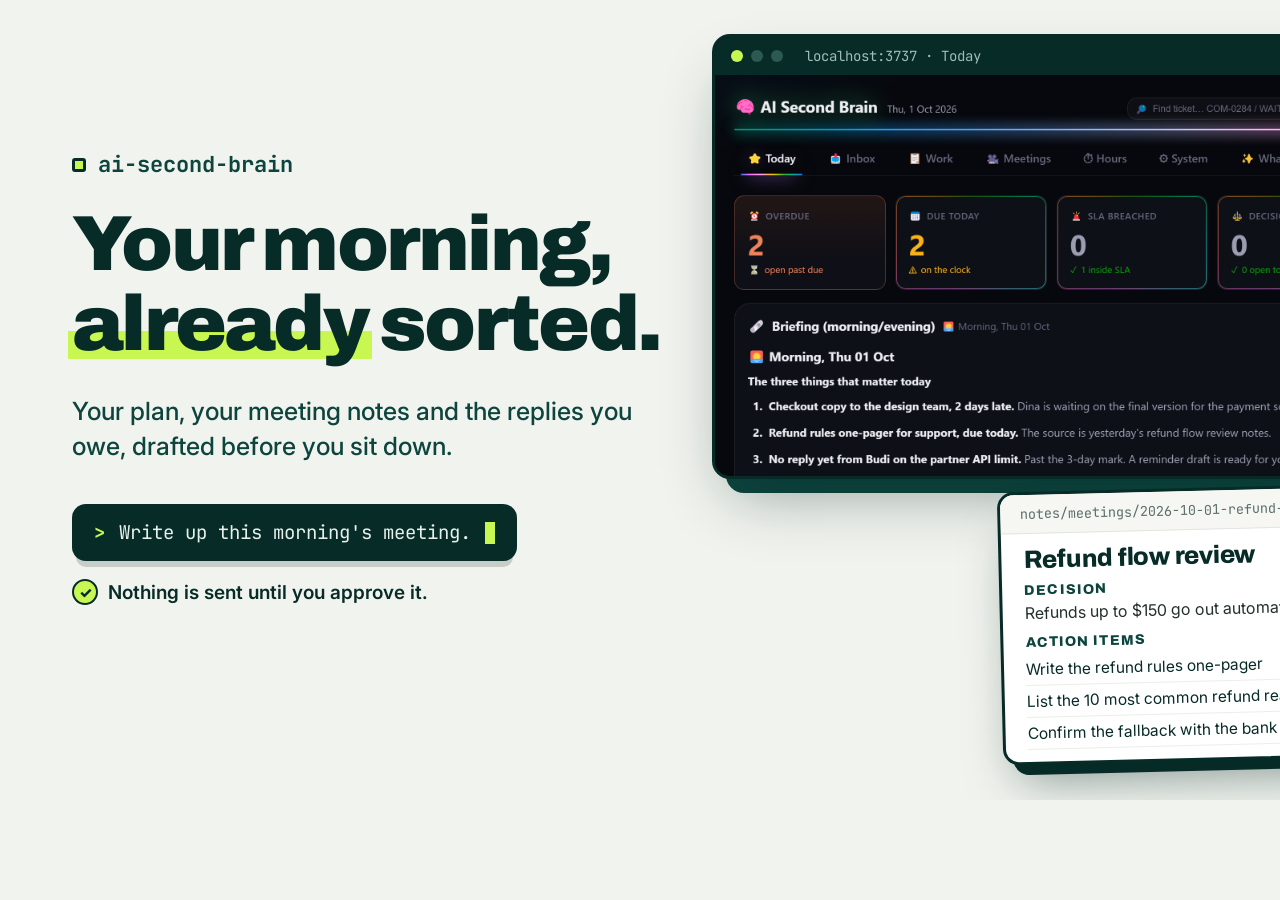
<file: docs/src/hero.html>
<!doctype html>
<html lang="en">
<head>
<meta charset="utf-8">
<title>AI Second Brain hero</title>
<!-- Shared visual system: paper #F1F3EE, field #0D453E, ink #072B27, signal #C8F751. -->
<link rel="preconnect" href="https://fonts.googleapis.com">
<link rel="preconnect" href="https://fonts.gstatic.com" crossorigin>
<link href="https://fonts.googleapis.com/css2?family=Archivo:wght@500;700;800;900&family=JetBrains+Mono:wght@400;500;700&family=Inter:wght@400;500;600;700&display=swap" rel="stylesheet">
<style>
  :root {
    --paper: #F1F3EE; --field: #0D453E; --ink: #072B27; --signal: #C8F751;
    --head: "Archivo", "Helvetica Neue", Arial, system-ui, sans-serif;
    --body: "Inter", "Segoe UI", system-ui, sans-serif;
    --mono: "JetBrains Mono", "SFMono-Regular", Consolas, monospace;
  }
  * { box-sizing: border-box; margin: 0; padding: 0; }
  html, body { width: 1600px; height: 800px; overflow: hidden; }
  body {
    background: var(--paper); color: var(--ink); font-family: var(--body);
    position: relative;
  }
  /* left column */
  .copy { position: absolute; left: 72px; top: 150px; width: 620px; }
  .kicker { font-family: var(--mono); font-size: 22px; font-weight: 700; color: var(--field); display: flex; align-items: center; gap: 12px; }
  .kicker .dot { width: 14px; height: 14px; border-radius: 3px; background: var(--signal); border: 3px solid var(--ink); }
  h1 { font-family: var(--head); font-weight: 900; font-size: 78px; line-height: 1.02;
       letter-spacing: -.035em; margin-top: 26px; color: var(--ink); }
  h1 .hl { background: linear-gradient(transparent 58%, var(--signal) 58%, var(--signal) 92%, transparent 92%);
           padding: 0 4px; margin: 0 -4px; }
  .sub { font-size: 25px; line-height: 1.4; margin-top: 30px; color: var(--field); font-weight: 500; max-width: 560px; }
  .prompt { margin-top: 40px; display: inline-flex; align-items: center; gap: 14px;
            background: var(--ink); color: #E8F0EC; font-family: var(--mono); font-size: 19px;
            padding: 16px 22px; border-radius: 14px; box-shadow: 0 10px 0 -4px rgba(7,43,39,.18); }
  .prompt .caret { color: var(--signal); font-weight: 700; }
  .prompt .cursor { width: 10px; height: 22px; background: var(--signal); display: inline-block; }
  .approve { margin-top: 18px; display: flex; align-items: center; gap: 10px; font-size: 19px;
             font-weight: 600; color: var(--ink); }
  .approve .tick { width: 26px; height: 26px; border-radius: 50%; background: var(--signal);
                   border: 2px solid var(--ink); display: grid; place-items: center; font-size: 15px; font-weight: 800; }

  /* dashboard window: real screenshot of the local dashboard with demo data */
  .win { position: absolute; left: 712px; top: 34px; width: 840px; border-radius: 18px; overflow: hidden;
         background: #0b0d12; border: 3px solid var(--ink);
         box-shadow: 0 30px 60px -20px rgba(7,43,39,.45), 14px 14px 0 0 var(--field); }
  .win .bar { height: 38px; background: var(--ink); display: flex; align-items: center; padding: 0 16px; gap: 8px; }
  .win .bar i { width: 12px; height: 12px; border-radius: 50%; background: #2c5a52; display: block; }
  .win .bar i:first-child { background: var(--signal); }
  .win .bar span { margin-left: 14px; font-family: var(--mono); font-size: 14px; color: #9fbdb5; }
  .win img { display: block; width: 100%; }
  .label { position: absolute; font-family: var(--mono); font-size: 15px; font-weight: 700; letter-spacing: .06em;
           text-transform: uppercase; background: var(--signal); color: var(--ink); padding: 7px 12px;
           border: 2px solid var(--ink); border-radius: 8px; }

  /* meeting note card: the minutes /mom writes, drawn from the sample note */
  .doc { position: absolute; left: 1000px; top: 486px; width: 540px; background: #fff; border-radius: 16px;
         border: 3px solid var(--ink); box-shadow: 0 30px 50px -18px rgba(7,43,39,.5), 10px 10px 0 0 var(--ink);
         overflow: hidden; transform: rotate(-1.4deg); }
  .doc .path { font-family: var(--mono); font-size: 13.5px; color: #5b6f6a; background: #F6F7F3;
               padding: 10px 20px; border-bottom: 1px solid #e2e6df; }
  .doc .in { padding: 12px 22px 12px; }
  .doc h3 { font-family: var(--head); font-size: 25px; font-weight: 800; letter-spacing: -.01em; }
  .doc h4 { font-family: var(--head); font-size: 14px; font-weight: 800; letter-spacing: .08em; text-transform: uppercase;
            color: var(--field); margin: 10px 0 4px; }
  .doc p { font-size: 16px; line-height: 1.45; color: #23302d; }
  .doc table { width: 100%; border-collapse: collapse; font-size: 15.5px; }
  .doc td { padding: 6px 0; border-bottom: 1px solid #ebeee8; vertical-align: top; }
  .doc td.o { width: 140px; font-weight: 600; text-align: right; white-space: nowrap; }
  .doc .flag { background: var(--signal); padding: 2px 8px; border-radius: 6px; border: 1.5px solid var(--ink); font-size: 13.5px; }
</style>
</head>
<body>
  <div class="copy">
    <div class="kicker"><span class="dot"></span>ai-second-brain</div>
    <h1>Your morning,<br><span class="hl">already</span> sorted.</h1>
    <p class="sub">Your plan, your meeting notes and the replies you owe, drafted before you sit down.</p>
    <div class="prompt"><span class="caret">&gt;</span>Write up this morning's meeting.<span class="cursor"></span></div>
    <div class="approve"><span class="tick">&#10003;</span>Nothing is sent until you approve it.</div>
  </div>

  <div class="win">
    <div class="bar"><i></i><i></i><i></i><span>localhost:3737 &middot; Today</span></div>
    <img src="assets/dashboard-today-live.png" alt="">
  </div>

  <div class="doc">
    <div class="path">notes/meetings/2026-10-01-refund-flow-review.md</div>
    <div class="in">
      <h3>Refund flow review</h3>
      <h4>Decision</h4>
      <p>Refunds up to $150 go out automatically.</p>
      <h4>Action items</h4>
      <table>
        <tr><td>Write the refund rules one-pager</td><td class="o">You &middot; Thu</td></tr>
        <tr><td>List the 10 most common refund reasons</td><td class="o">Raka &middot; Sat</td></tr>
        <tr><td>Confirm the fallback with the bank</td><td class="o"><span class="flag">Owner unclear</span></td></tr>
      </table>
    </div>
  </div>
</body>
</html>
</file>
